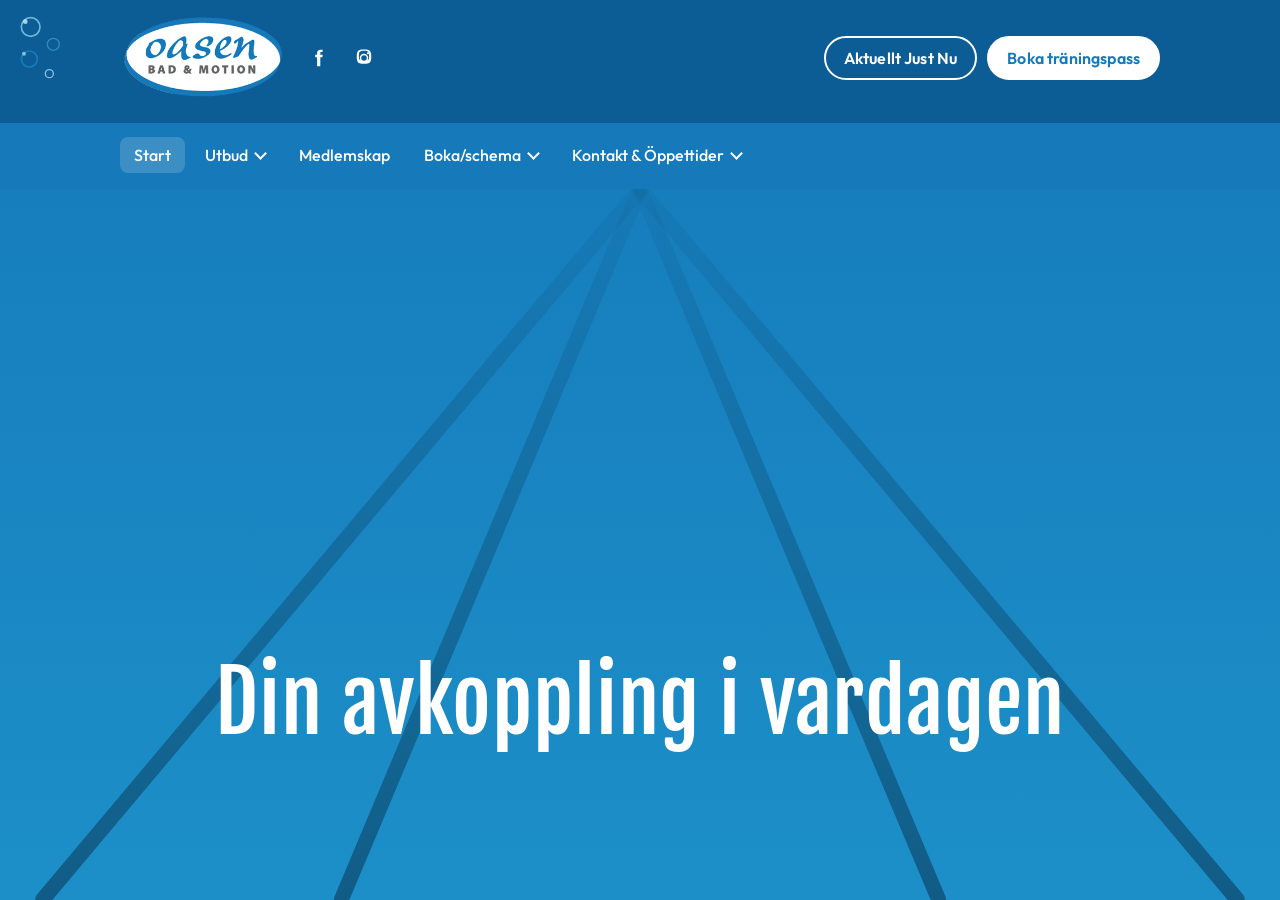
<file: index.html>
<!doctype html>
<html lang="sv">
<head>
  <meta charset="utf-8">
  <meta name="viewport" content="width=device-width, initial-scale=1">
  <meta name="robots" content="noindex">
  <title>Oasen Bad &amp; Motion</title>
  <link rel="preconnect" href="https://fonts.googleapis.com">
  <link rel="preconnect" href="https://fonts.gstatic.com" crossorigin>
  <link href="https://fonts.googleapis.com/css2?family=Fjalla+One&family=Outfit:wght@400;500;600&display=swap" rel="stylesheet">
  <link rel="stylesheet" href="css/styles.css">
</head>
<body>
  <header class="hero">
    <div class="top">
      <ul class="social">
        <li>
          <a href="https://www.facebook.com/Oasen-Bad-och-Motion-108928344077167/" aria-label="Facebook">
            <svg viewBox="0 0 24 24" aria-hidden="true"><path d="M14.5 8.5V6.8c0-.8.2-1.3 1.4-1.3H17V3h-2.1C12.2 3 11 4.4 11 6.6v1.9H9v2.6h2V21h3.5v-9.9h2.3l.3-2.6h-2.6z"/></svg>
          </a>
        </li>
        <li>
          <a href="https://www.instagram.com/oasenbadmotion/" aria-label="Instagram">
            <svg viewBox="0 0 24 24" aria-hidden="true"><path d="M12 7.4A4.6 4.6 0 1 0 12 16.6 4.6 4.6 0 0 0 12 7.4zm0 7.6a3 3 0 1 1 0-6 3 3 0 0 1 0 6zM17.4 6.8a1.1 1.1 0 1 1-2.2 0 1.1 1.1 0 0 1 2.2 0zM12 4.2c1.5 0 1.7 0 2.3.1.6 0 1 .1 1.3.3.4.1.6.3.9.6.3.3.5.5.6.9.2.3.3.7.3 1.3.1.6.1.8.1 2.3s0 1.7-.1 2.3c0 .6-.1 1-.3 1.3-.1.4-.3.6-.6.9-.3.3-.5.5-.9.6-.3.2-.7.3-1.3.3-.6.1-.8.1-2.3.1s-1.7 0-2.3-.1c-.6 0-1-.1-1.3-.3a2.4 2.4 0 0 1-.9-.6 2.4 2.4 0 0 1-.6-.9c-.2-.3-.3-.7-.3-1.3-.1-.6-.1-.8-.1-2.3s0-1.7.1-2.3c0-.6.1-1 .3-1.3.1-.4.3-.6.6-.9.3-.3.5-.5.9-.6.3-.2.7-.3 1.3-.3.6-.1.8-.1 2.3-.1zm0-1.6c-1.5 0-1.7 0-2.4.1-1.1.1-1.8.2-2.4.5a4 4 0 0 0-1.5 1 4 4 0 0 0-1 1.5c-.3.6-.4 1.3-.5 2.4-.1.7-.1.9-.1 2.4s0 1.7.1 2.4c.1 1.1.2 1.8.5 2.4a4 4 0 0 0 1 1.5 4 4 0 0 0 1.5 1c.6.3 1.3.4 2.4.5.7.1.9.1 2.4.1s1.7 0 2.4-.1c1.1-.1 1.8-.2 2.4-.5a4 4 0 0 0 1.5-1 4 4 0 0 0 1-1.5c.3-.6.4-1.3.5-2.4.1-.7.1-.9.1-2.4s0-1.7-.1-2.4c-.1-1.1-.2-1.8-.5-2.4a4 4 0 0 0-1-1.5 4 4 0 0 0-1.5-1c-.6-.3-1.3-.4-2.4-.5-.7-.1-.9-.1-2.4-.1z"/></svg>
          </a>
        </li>
      </ul>

      <a class="logo" href="index.html">
        <img src="images/logo.png" alt="Oasen Bad &amp; Motion" width="300" height="156">
      </a>

      <div class="actions">
        <a class="pill" href="https://u1163113.trgt.se/#aktuellt">Aktuellt Just Nu</a>
        <a class="pill" href="https://oasenbadmotion.goactivebooking.com/class-web-categories/1/classes?facility=1">Boka träningspass</a>
      </div>
    </div>

    <div class="nav-bar">
      <button class="nav-toggle" type="button" aria-expanded="false" aria-controls="menu">Meny</button>
      <nav id="menu" aria-label="Huvudmeny">
        <ul class="menu">
          <li><a class="is-current" href="index.html" aria-current="page">Start</a></li>
          <li class="has-sub">
            <a href="utbud/index.html" aria-expanded="false" aria-haspopup="true">Utbud</a>
            <ul class="sub">
              <li><a href="utbud/index.html">Utbud</a></li>
              <li><a href="utbud/pool.html">Pool</a></li>
              <li><a href="utbud/gym.html">Gym</a></li>
              <li><a href="utbud/grupptraening.html">Gruppträning</a></li>
              <li><a href="utbud/x-fit.html">X-fit</a></li>
              <li><a href="utbud/pt.html">PT - Personlig Tränare</a></li>
              <li><a href="http://www.trampoolin.com/anlaggningar/kungsholmen-oasen/">Trampoolin simskola</a></li>
              <li><a href="utbud/halsoresor.html">Hälsoresor</a></li>
            </ul>
          </li>
          <li><a href="medlemskap.html">Medlemskap</a></li>
          <li class="has-sub">
            <a href="boka/schema/index.html" aria-expanded="false" aria-haspopup="true">Boka/schema</a>
            <ul class="sub">
              <li><a href="boka/schema/index.html">Schema</a></li>
              <li><a href="boka/schema/poolschema.htm">Poolschema</a></li>
            </ul>
          </li>
          <li class="has-sub">
            <a href="kontakt/index.html" aria-expanded="false" aria-haspopup="true">Kontakt &amp; Öppettider</a>
            <ul class="sub">
              <li><a href="kontakt/index.html">Kontakt &amp; Öppettider</a></li>
              <li><a href="kontakt/integritetspolicy.html">Integritetspolicy</a></li>
              <li><a href="kontakt/about.html">About Oasen Bad &amp; Motion</a></li>
            </ul>
          </li>
        </ul>
      </nav>
    </div>

    <div class="stage">
      <div class="pool" aria-hidden="true">
        <svg class="lanes" viewBox="0 0 1200 640" preserveAspectRatio="none">
          <defs>
            <linearGradient id="rope" x1="0" y1="0" x2="0" y2="1">
              <stop offset="0%" stop-color="#08324f" stop-opacity="0.05"/>
              <stop offset="100%" stop-color="#08324f" stop-opacity="0.55"/>
            </linearGradient>
          </defs>
          <line x1="600" y1="0" x2="40" y2="640" stroke="url(#rope)" stroke-width="14" stroke-linecap="round"/>
          <line x1="600" y1="0" x2="320" y2="640" stroke="url(#rope)" stroke-width="14" stroke-linecap="round"/>
          <line x1="600" y1="0" x2="600" y2="640" stroke="url(#rope)" stroke-width="14" stroke-linecap="round"/>
          <line x1="600" y1="0" x2="880" y2="640" stroke="url(#rope)" stroke-width="14" stroke-linecap="round"/>
          <line x1="600" y1="0" x2="1160" y2="640" stroke="url(#rope)" stroke-width="14" stroke-linecap="round"/>
        </svg>
      </div>
      <h1>Din avkoppling i vardagen</h1>
    </div>
  </header>
  <script src="js/nav.js"></script>
</body>
</html>
</file>
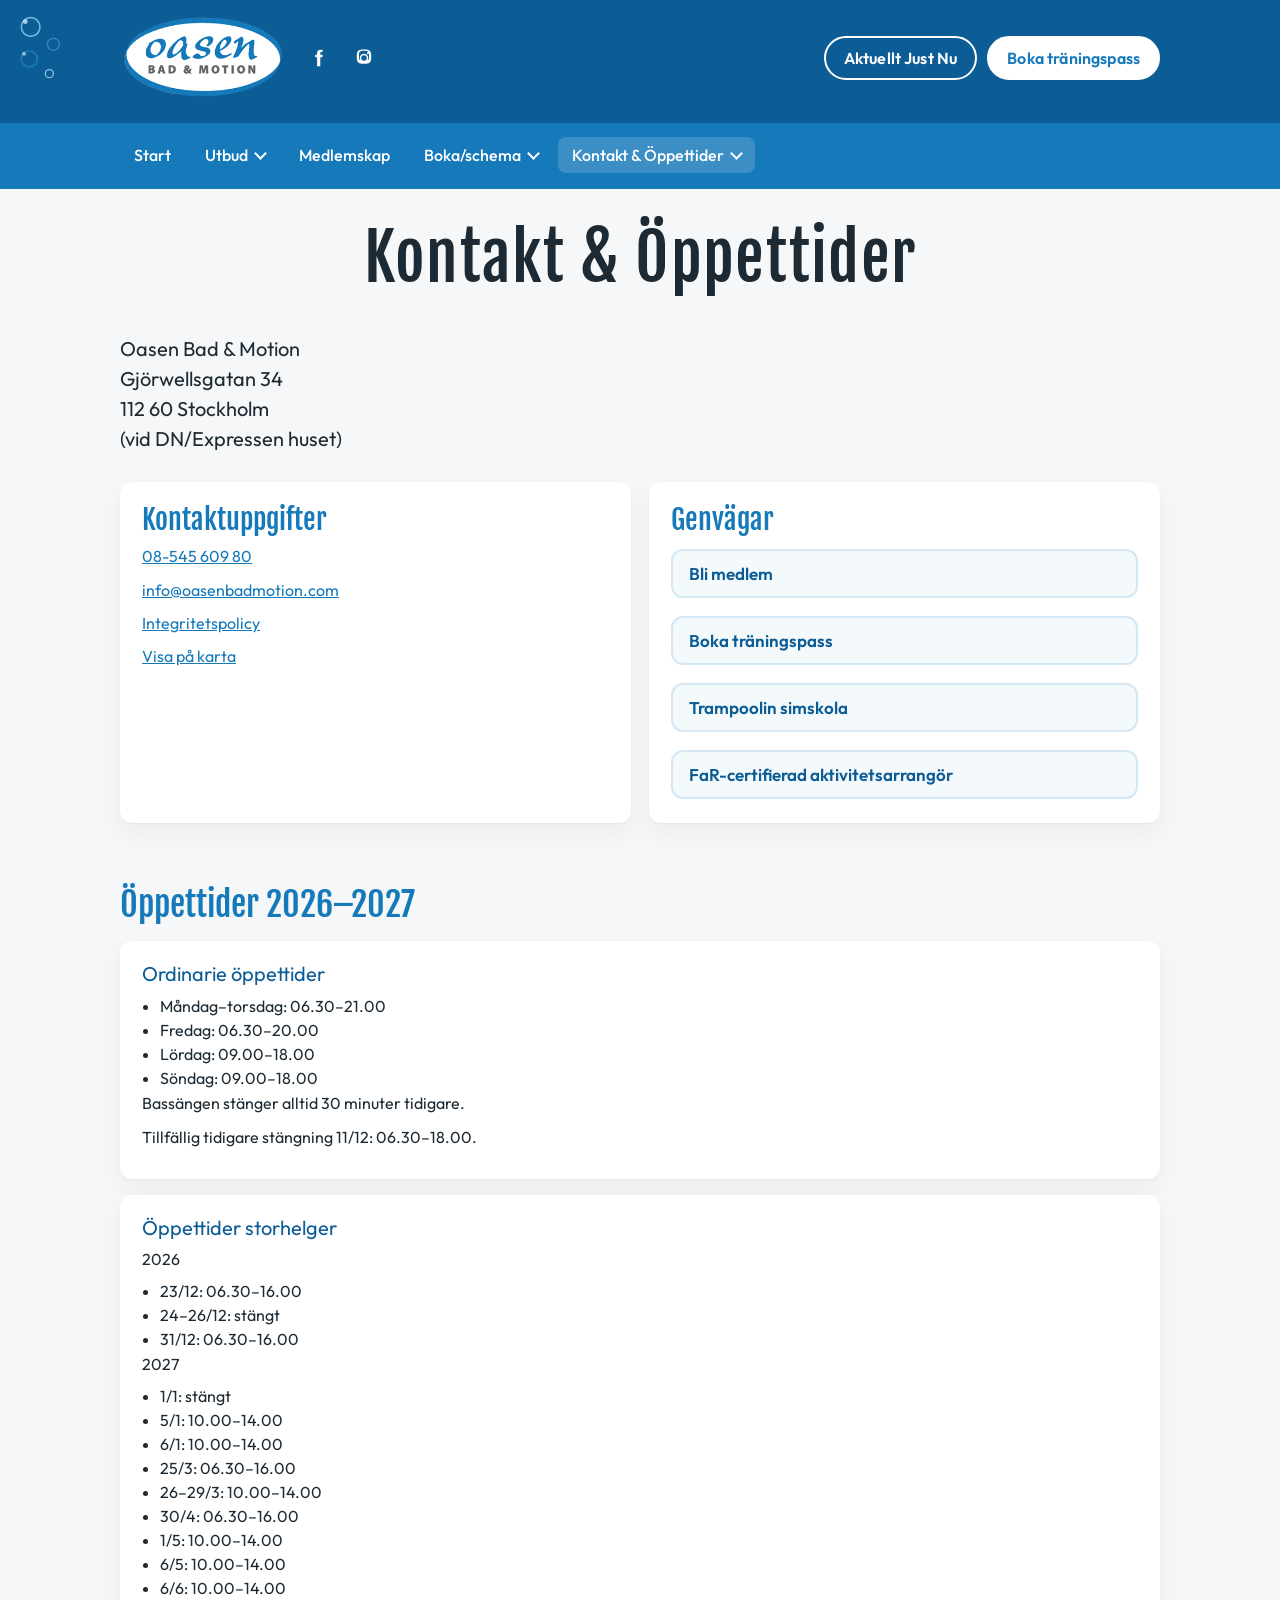
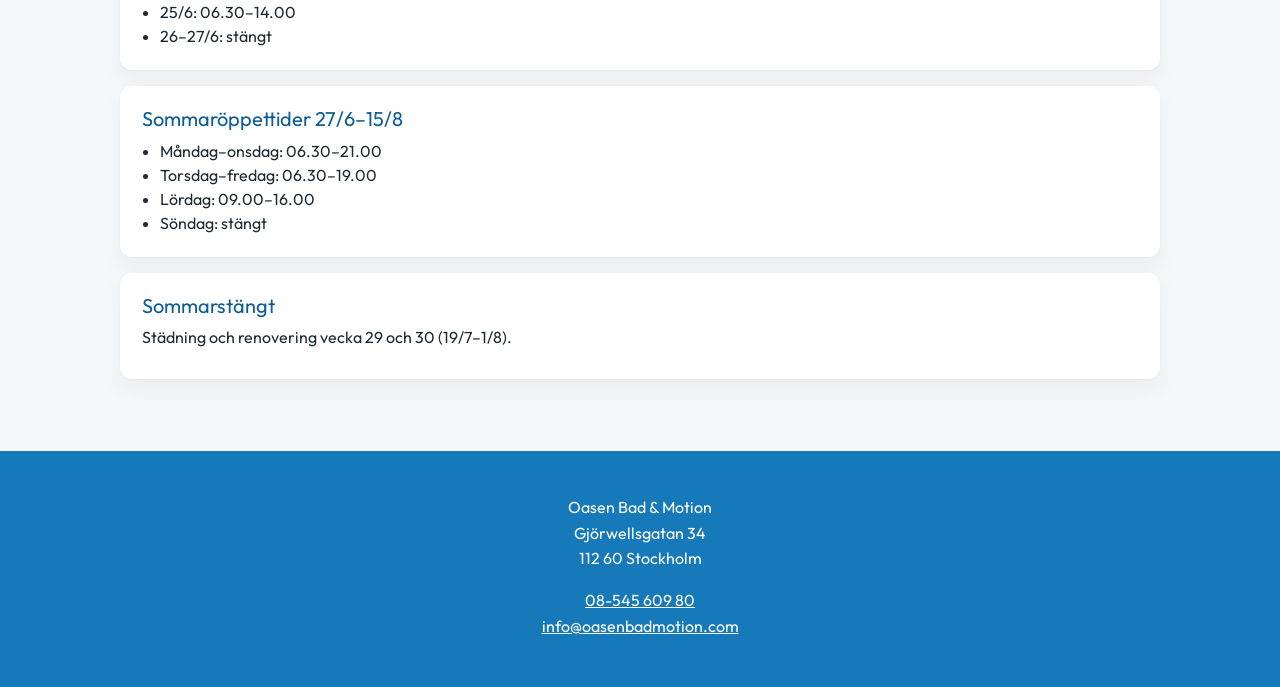
<file: kontakt/index.html>
<!doctype html>
<html lang="sv">
<head>
  <meta charset="utf-8">
  <meta name="viewport" content="width=device-width, initial-scale=1">
  <meta name="robots" content="noindex">
  <title>Kontakt &amp; Öppettider</title>
  <link rel="preconnect" href="https://fonts.googleapis.com">
  <link rel="preconnect" href="https://fonts.gstatic.com" crossorigin>
  <link href="https://fonts.googleapis.com/css2?family=Fjalla+One&family=Outfit:wght@400;500;600&display=swap" rel="stylesheet">
  <link rel="stylesheet" href="../css/styles.css">
</head>
<body class="page">
  <header class="site-header">
    <div class="top">
      <ul class="social">
        <li>
          <a href="https://www.facebook.com/Oasen-Bad-och-Motion-108928344077167/" aria-label="Facebook">
            <svg viewBox="0 0 24 24" aria-hidden="true"><path d="M14.5 8.5V6.8c0-.8.2-1.3 1.4-1.3H17V3h-2.1C12.2 3 11 4.4 11 6.6v1.9H9v2.6h2V21h3.5v-9.9h2.3l.3-2.6h-2.6z"/></svg>
          </a>
        </li>
        <li>
          <a href="https://www.instagram.com/oasenbadmotion/" aria-label="Instagram">
            <svg viewBox="0 0 24 24" aria-hidden="true"><path d="M12 7.4A4.6 4.6 0 1 0 12 16.6 4.6 4.6 0 0 0 12 7.4zm0 7.6a3 3 0 1 1 0-6 3 3 0 0 1 0 6zM17.4 6.8a1.1 1.1 0 1 1-2.2 0 1.1 1.1 0 0 1 2.2 0zM12 4.2c1.5 0 1.7 0 2.3.1.6 0 1 .1 1.3.3.4.1.6.3.9.6.3.3.5.5.6.9.2.3.3.7.3 1.3.1.6.1.8.1 2.3s0 1.7-.1 2.3c0 .6-.1 1-.3 1.3-.1.4-.3.6-.6.9-.3.3-.5.5-.9.6-.3.2-.7.3-1.3.3-.6.1-.8.1-2.3.1s-1.7 0-2.3-.1c-.6 0-1-.1-1.3-.3a2.4 2.4 0 0 1-.9-.6 2.4 2.4 0 0 1-.6-.9c-.2-.3-.3-.7-.3-1.3-.1-.6-.1-.8-.1-2.3s0-1.7.1-2.3c0-.6.1-1 .3-1.3.1-.4.3-.6.6-.9.3-.3.5-.5.9-.6.3-.2.7-.3 1.3-.3.6-.1.8-.1 2.3-.1zm0-1.6c-1.5 0-1.7 0-2.4.1-1.1.1-1.8.2-2.4.5a4 4 0 0 0-1.5 1 4 4 0 0 0-1 1.5c-.3.6-.4 1.3-.5 2.4-.1.7-.1.9-.1 2.4s0 1.7.1 2.4c.1 1.1.2 1.8.5 2.4a4 4 0 0 0 1 1.5 4 4 0 0 0 1.5 1c.6.3 1.3.4 2.4.5.7.1.9.1 2.4.1s1.7 0 2.4-.1c1.1-.1 1.8-.2 2.4-.5a4 4 0 0 0 1.5-1 4 4 0 0 0 1-1.5c.3-.6.4-1.3.5-2.4.1-.7.1-.9.1-2.4s0-1.7-.1-2.4c-.1-1.1-.2-1.8-.5-2.4a4 4 0 0 0-1-1.5 4 4 0 0 0-1.5-1c-.6-.3-1.3-.4-2.4-.5-.7-.1-.9-.1-2.4-.1z"/></svg>
          </a>
        </li>
      </ul>

      <a class="logo" href="../index.html">
        <img src="../images/logo.png" alt="Oasen Bad &amp; Motion" width="300" height="156">
      </a>

      <div class="actions">
        <a class="pill" href="https://u1163113.trgt.se/#aktuellt">Aktuellt Just Nu</a>
        <a class="pill" href="https://oasenbadmotion.goactivebooking.com/class-web-categories/1/classes?facility=1">Boka träningspass</a>
      </div>
    </div>

    <div class="nav-bar">
      <button class="nav-toggle" type="button" aria-expanded="false" aria-controls="menu">Meny</button>
      <nav id="menu" aria-label="Huvudmeny">
        <ul class="menu">
          <li><a href="../index.html">Start</a></li>
          <li class="has-sub">
            <a href="../utbud/index.html" aria-expanded="false" aria-haspopup="true">Utbud</a>
            <ul class="sub">
              <li><a href="../utbud/index.html">Utbud</a></li>
              <li><a href="../utbud/pool.html">Pool</a></li>
              <li><a href="../utbud/gym.html">Gym</a></li>
              <li><a href="../utbud/grupptraening.html">Gruppträning</a></li>
              <li><a href="../utbud/x-fit.html">X-fit</a></li>
              <li><a href="../utbud/pt.html">PT - Personlig Tränare</a></li>
              <li><a href="http://www.trampoolin.com/anlaggningar/kungsholmen-oasen/">Trampoolin simskola</a></li>
              <li><a href="../utbud/halsoresor.html">Hälsoresor</a></li>
            </ul>
          </li>
          <li><a href="../medlemskap.html">Medlemskap</a></li>
          <li class="has-sub">
            <a href="../boka/schema/index.html" aria-expanded="false" aria-haspopup="true">Boka/schema</a>
            <ul class="sub">
              <li><a href="../boka/schema/index.html">Schema</a></li>
              <li><a href="../boka/schema/poolschema.htm">Poolschema</a></li>
            </ul>
          </li>
          <li class="has-sub">
            <a class="is-current" href="index.html" aria-expanded="false" aria-haspopup="true">Kontakt &amp; Öppettider</a>
            <ul class="sub">
              <li><a class="is-current" href="index.html" aria-current="page">Kontakt &amp; Öppettider</a></li>
              <li><a href="integritetspolicy.html">Integritetspolicy</a></li>
              <li><a href="about.html">About Oasen Bad &amp; Motion</a></li>
            </ul>
          </li>
        </ul>
      </nav>
    </div>
    <h1>Kontakt &amp; Öppettider</h1>
  </header>

  <main class="wrap">
    <div class="intro">
      <p>Oasen Bad &amp; Motion<br>Gjörwellsgatan 34<br>112 60 Stockholm<br>(vid DN/Expressen huset)</p>
    </div>

    <div class="facts">
      <section class="callout">
        <h2>Kontaktuppgifter</h2>
        <p><a href="tel:+46854560980">08-545 609 80</a></p>
        <p><a href="mailto:info@oasenbadmotion.com">info@oasenbadmotion.com</a></p>
        <p><a href="integritetspolicy.html">Integritetspolicy</a></p>
        <p><a href="https://www.google.com/maps/search/?api=1&amp;query=Gj%C3%B6rwellsgatan+34%2C+112+60+Stockholm">Visa på karta</a></p>
      </section>
      <section class="callout">
        <h2>Genvägar</h2>
        <ul class="routes">
          <li><a href="../medlemskap.html">Bli medlem</a></li>
          <li><a href="../boka/schema/index.html">Boka träningspass</a></li>
          <li><a href="http://www.trampoolin.com/anlaggningar/kungsholmen-oasen/">Trampoolin simskola</a></li>
          <li><a href="http://www.farledare.se/om-oss/far-i-stockholms-lan">FaR-certifierad aktivitetsarrangör</a></li>
        </ul>
      </section>
    </div>

    <section class="rules">
      <h2>Öppettider 2026–2027</h2>
      <article>
        <h3>Ordinarie öppettider</h3>
        <ul>
          <li>Måndag–torsdag: 06.30–21.00</li>
          <li>Fredag: 06.30–20.00</li>
          <li>Lördag: 09.00–18.00</li>
          <li>Söndag: 09.00–18.00</li>
        </ul>
        <p>Bassängen stänger alltid 30 minuter tidigare.</p>
        <p>Tillfällig tidigare stängning 11/12: 06.30–18.00.</p>
      </article>
      <article>
        <h3>Öppettider storhelger</h3>
        <p>2026</p>
        <ul>
          <li>23/12: 06.30–16.00</li>
          <li>24–26/12: stängt</li>
          <li>31/12: 06.30–16.00</li>
        </ul>
        <p>2027</p>
        <ul>
          <li>1/1: stängt</li>
          <li>5/1: 10.00–14.00</li>
          <li>6/1: 10.00–14.00</li>
          <li>25/3: 06.30–16.00</li>
          <li>26–29/3: 10.00–14.00</li>
          <li>30/4: 06.30–16.00</li>
          <li>1/5: 10.00–14.00</li>
          <li>6/5: 10.00–14.00</li>
          <li>6/6: 10.00–14.00</li>
          <li>25/6: 06.30–14.00</li>
          <li>26–27/6: stängt</li>
        </ul>
      </article>
      <article>
        <h3>Sommaröppettider 27/6–15/8</h3>
        <ul>
          <li>Måndag–onsdag: 06.30–21.00</li>
          <li>Torsdag–fredag: 06.30–19.00</li>
          <li>Lördag: 09.00–16.00</li>
          <li>Söndag: stängt</li>
        </ul>
      </article>
      <article>
        <h3>Sommarstängt</h3>
        <p>Städning och renovering vecka 29 och 30 (19/7–1/8).</p>
      </article>
    </section>
  </main>

  <footer class="site-footer">
    <p>
      Oasen Bad &amp; Motion<br>
      Gjörwellsgatan 34<br>
      112 60 Stockholm
    </p>
    <p>
      <a href="tel:+46854560980">08-545 609 80</a><br>
      <a href="mailto:info@oasenbadmotion.com">info@oasenbadmotion.com</a>
    </p>
  </footer>
  <script src="../js/nav.js"></script>
</body>
</html>
</file>
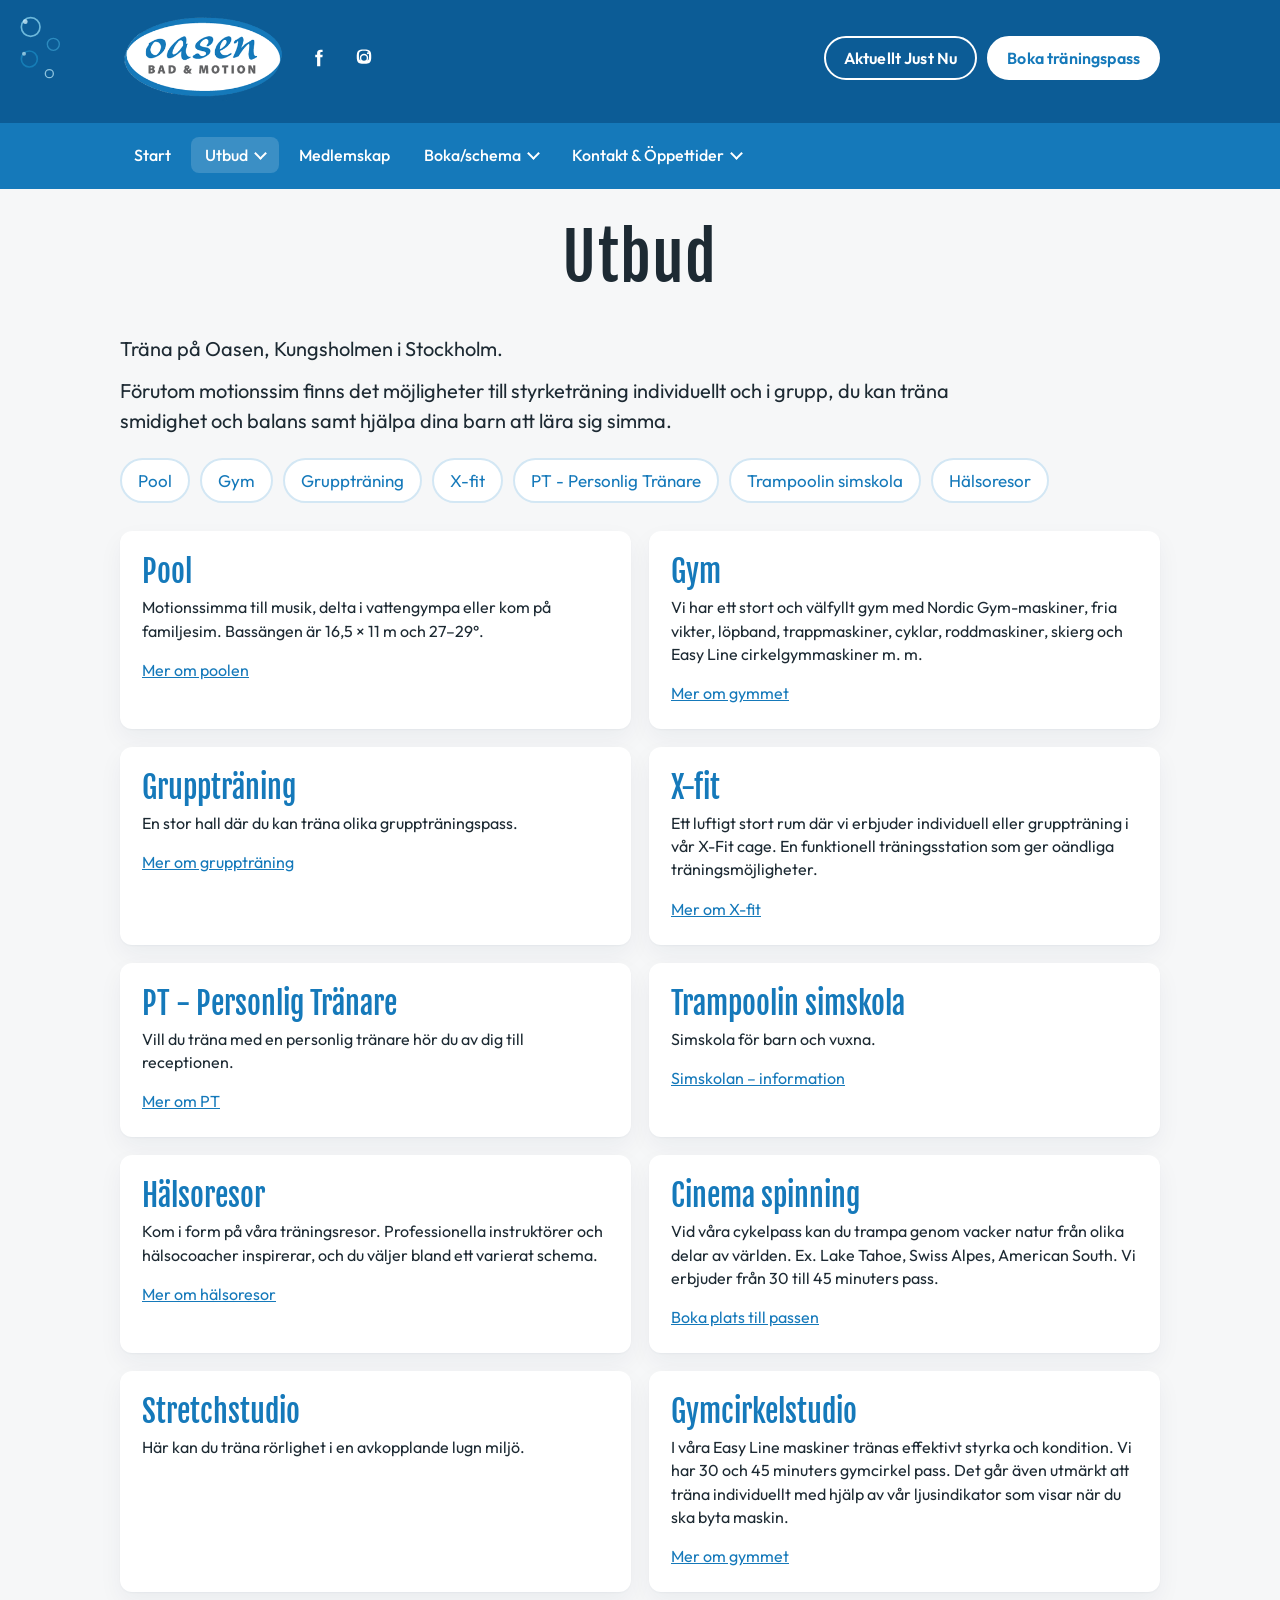
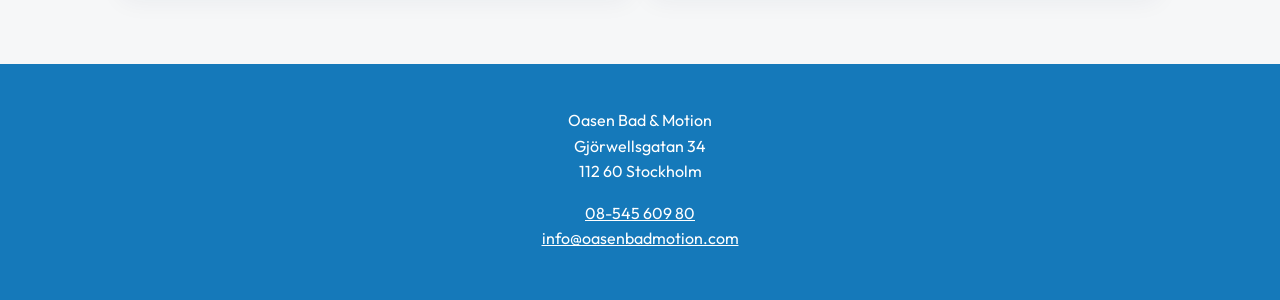
<file: utbud/index.html>
<!doctype html>
<html lang="sv">
<head>
  <meta charset="utf-8">
  <meta name="viewport" content="width=device-width, initial-scale=1">
  <meta name="robots" content="noindex">
  <title>Utbud · Oasen Bad &amp; Motion</title>
  <link rel="preconnect" href="https://fonts.googleapis.com">
  <link rel="preconnect" href="https://fonts.gstatic.com" crossorigin>
  <link href="https://fonts.googleapis.com/css2?family=Fjalla+One&family=Outfit:wght@400;500;600&display=swap" rel="stylesheet">
  <link rel="stylesheet" href="../css/styles.css">
</head>
<body class="page">
  <header class="site-header">
    <div class="top">
      <ul class="social">
        <li>
          <a href="https://www.facebook.com/Oasen-Bad-och-Motion-108928344077167/" aria-label="Facebook">
            <svg viewBox="0 0 24 24" aria-hidden="true"><path d="M14.5 8.5V6.8c0-.8.2-1.3 1.4-1.3H17V3h-2.1C12.2 3 11 4.4 11 6.6v1.9H9v2.6h2V21h3.5v-9.9h2.3l.3-2.6h-2.6z"/></svg>
          </a>
        </li>
        <li>
          <a href="https://www.instagram.com/oasenbadmotion/" aria-label="Instagram">
            <svg viewBox="0 0 24 24" aria-hidden="true"><path d="M12 7.4A4.6 4.6 0 1 0 12 16.6 4.6 4.6 0 0 0 12 7.4zm0 7.6a3 3 0 1 1 0-6 3 3 0 0 1 0 6zM17.4 6.8a1.1 1.1 0 1 1-2.2 0 1.1 1.1 0 0 1 2.2 0zM12 4.2c1.5 0 1.7 0 2.3.1.6 0 1 .1 1.3.3.4.1.6.3.9.6.3.3.5.5.6.9.2.3.3.7.3 1.3.1.6.1.8.1 2.3s0 1.7-.1 2.3c0 .6-.1 1-.3 1.3-.1.4-.3.6-.6.9-.3.3-.5.5-.9.6-.3.2-.7.3-1.3.3-.6.1-.8.1-2.3.1s-1.7 0-2.3-.1c-.6 0-1-.1-1.3-.3a2.4 2.4 0 0 1-.9-.6 2.4 2.4 0 0 1-.6-.9c-.2-.3-.3-.7-.3-1.3-.1-.6-.1-.8-.1-2.3s0-1.7.1-2.3c0-.6.1-1 .3-1.3.1-.4.3-.6.6-.9.3-.3.5-.5.9-.6.3-.2.7-.3 1.3-.3.6-.1.8-.1 2.3-.1zm0-1.6c-1.5 0-1.7 0-2.4.1-1.1.1-1.8.2-2.4.5a4 4 0 0 0-1.5 1 4 4 0 0 0-1 1.5c-.3.6-.4 1.3-.5 2.4-.1.7-.1.9-.1 2.4s0 1.7.1 2.4c.1 1.1.2 1.8.5 2.4a4 4 0 0 0 1 1.5 4 4 0 0 0 1.5 1c.6.3 1.3.4 2.4.5.7.1.9.1 2.4.1s1.7 0 2.4-.1c1.1-.1 1.8-.2 2.4-.5a4 4 0 0 0 1.5-1 4 4 0 0 0 1-1.5c.3-.6.4-1.3.5-2.4.1-.7.1-.9.1-2.4s0-1.7-.1-2.4c-.1-1.1-.2-1.8-.5-2.4a4 4 0 0 0-1-1.5 4 4 0 0 0-1.5-1c-.6-.3-1.3-.4-2.4-.5-.7-.1-.9-.1-2.4-.1z"/></svg>
          </a>
        </li>
      </ul>

      <a class="logo" href="../index.html">
        <img src="../images/logo.png" alt="Oasen Bad &amp; Motion" width="300" height="156">
      </a>

      <div class="actions">
        <a class="pill" href="https://u1163113.trgt.se/#aktuellt">Aktuellt Just Nu</a>
        <a class="pill" href="https://oasenbadmotion.goactivebooking.com/class-web-categories/1/classes?facility=1">Boka träningspass</a>
      </div>
    </div>

    <div class="nav-bar">
      <button class="nav-toggle" type="button" aria-expanded="false" aria-controls="menu">Meny</button>
      <nav id="menu" aria-label="Huvudmeny">
        <ul class="menu">
          <li><a href="../index.html">Start</a></li>
          <li class="has-sub">
            <a class="is-current" href="index.html" aria-expanded="false" aria-haspopup="true">Utbud</a>
            <ul class="sub">
              <li><a class="is-current" href="index.html" aria-current="page">Utbud</a></li>
              <li><a href="pool.html">Pool</a></li>
              <li><a href="gym.html">Gym</a></li>
              <li><a href="grupptraening.html">Gruppträning</a></li>
              <li><a href="x-fit.html">X-fit</a></li>
              <li><a href="pt.html">PT - Personlig Tränare</a></li>
              <li><a href="http://www.trampoolin.com/anlaggningar/kungsholmen-oasen/">Trampoolin simskola</a></li>
              <li><a href="halsoresor.html">Hälsoresor</a></li>
            </ul>
          </li>
          <li><a href="../medlemskap.html">Medlemskap</a></li>
          <li class="has-sub">
            <a href="../boka/schema/index.html" aria-expanded="false" aria-haspopup="true">Boka/schema</a>
            <ul class="sub">
              <li><a href="../boka/schema/index.html">Schema</a></li>
              <li><a href="../boka/schema/poolschema.htm">Poolschema</a></li>
            </ul>
          </li>
          <li class="has-sub">
            <a href="../kontakt/index.html" aria-expanded="false" aria-haspopup="true">Kontakt &amp; Öppettider</a>
            <ul class="sub">
              <li><a href="../kontakt/index.html">Kontakt &amp; Öppettider</a></li>
              <li><a href="../kontakt/integritetspolicy.html">Integritetspolicy</a></li>
              <li><a href="../kontakt/about.html">About Oasen Bad &amp; Motion</a></li>
            </ul>
          </li>
        </ul>
      </nav>
    </div>
    <h1>Utbud</h1>
  </header>

  <main class="wrap">
    <div class="intro">
      <p>Träna på Oasen, Kungsholmen i Stockholm.</p>
      <p>Förutom motionssim finns det möjligheter till styrketräning individuellt och i grupp, du kan träna smidighet och balans samt hjälpa dina barn att lära sig simma.</p>
    </div>

    <ul class="jumps">
      <li><a href="pool.html">Pool</a></li>
      <li><a href="gym.html">Gym</a></li>
      <li><a href="grupptraening.html">Gruppträning</a></li>
      <li><a href="x-fit.html">X-fit</a></li>
      <li><a href="pt.html">PT - Personlig Tränare</a></li>
      <li><a href="http://www.trampoolin.com/anlaggningar/kungsholmen-oasen/">Trampoolin simskola</a></li>
      <li><a href="halsoresor.html">Hälsoresor</a></li>
    </ul>

    <section class="plans">
      <article class="card">
        <h2>Pool</h2>
        <p>Motionssimma till musik, delta i vattengympa eller kom på familjesim. Bassängen är 16,5 × 11 m och 27–29°.</p>
        <p><a href="pool.html">Mer om poolen</a></p>
      </article>
      <article class="card">
        <h2>Gym</h2>
        <p>Vi har ett stort och välfyllt gym med Nordic Gym-maskiner, fria vikter, löpband, trappmaskiner, cyklar, roddmaskiner, skierg och Easy Line cirkelgymmaskiner m. m.</p>
        <p><a href="gym.html">Mer om gymmet</a></p>
      </article>
      <article class="card">
        <h2>Gruppträning</h2>
        <p>En stor hall där du kan träna olika gruppträningspass.</p>
        <p><a href="grupptraening.html">Mer om gruppträning</a></p>
      </article>
      <article class="card">
        <h2>X-fit</h2>
        <p>Ett luftigt stort rum där vi erbjuder individuell eller gruppträning i vår X-Fit cage. En funktionell träningsstation som ger oändliga träningsmöjligheter.</p>
        <p><a href="x-fit.html">Mer om X-fit</a></p>
      </article>
      <article class="card">
        <h2>PT - Personlig Tränare</h2>
        <p>Vill du träna med en personlig tränare hör du av dig till receptionen.</p>
        <p><a href="pt.html">Mer om PT</a></p>
      </article>
      <article class="card">
        <h2>Trampoolin simskola</h2>
        <p>Simskola för barn och vuxna.</p>
        <p><a href="http://www.trampoolin.com/anlaggningar/kungsholmen-oasen/">Simskolan – information</a></p>
      </article>
      <article class="card">
        <h2>Hälsoresor</h2>
        <p>Kom i form på våra träningsresor. Professionella instruktörer och hälsocoacher inspirerar, och du väljer bland ett varierat schema.</p>
        <p><a href="halsoresor.html">Mer om hälsoresor</a></p>
      </article>
      <article class="card">
        <h2>Cinema spinning</h2>
        <p>Vid våra cykelpass kan du trampa genom vacker natur från olika delar av världen. Ex. Lake Tahoe, Swiss Alpes, American South. Vi erbjuder från 30 till 45 minuters pass.</p>
        <p><a href="../boka/schema/index.html">Boka plats till passen</a></p>
      </article>
      <article class="card">
        <h2>Stretchstudio</h2>
        <p>Här kan du träna rörlighet i en avkopplande lugn miljö.</p>
      </article>
      <article class="card">
        <h2>Gymcirkelstudio</h2>
        <p>I våra Easy Line maskiner tränas effektivt styrka och kondition. Vi har 30 och 45 minuters gymcirkel pass. Det går även utmärkt att träna individuellt med hjälp av vår ljusindikator som visar när du ska byta maskin.</p>
        <p><a href="gym.html">Mer om gymmet</a></p>
      </article>
    </section>
  </main>

  <footer class="site-footer">
    <p>
      Oasen Bad &amp; Motion<br>
      Gjörwellsgatan 34<br>
      112 60 Stockholm
    </p>
    <p>
      <a href="tel:+46854560980">08-545 609 80</a><br>
      <a href="mailto:info@oasenbadmotion.com">info@oasenbadmotion.com</a>
    </p>
  </footer>
  <script src="../js/nav.js"></script>
</body>
</html>
</file>
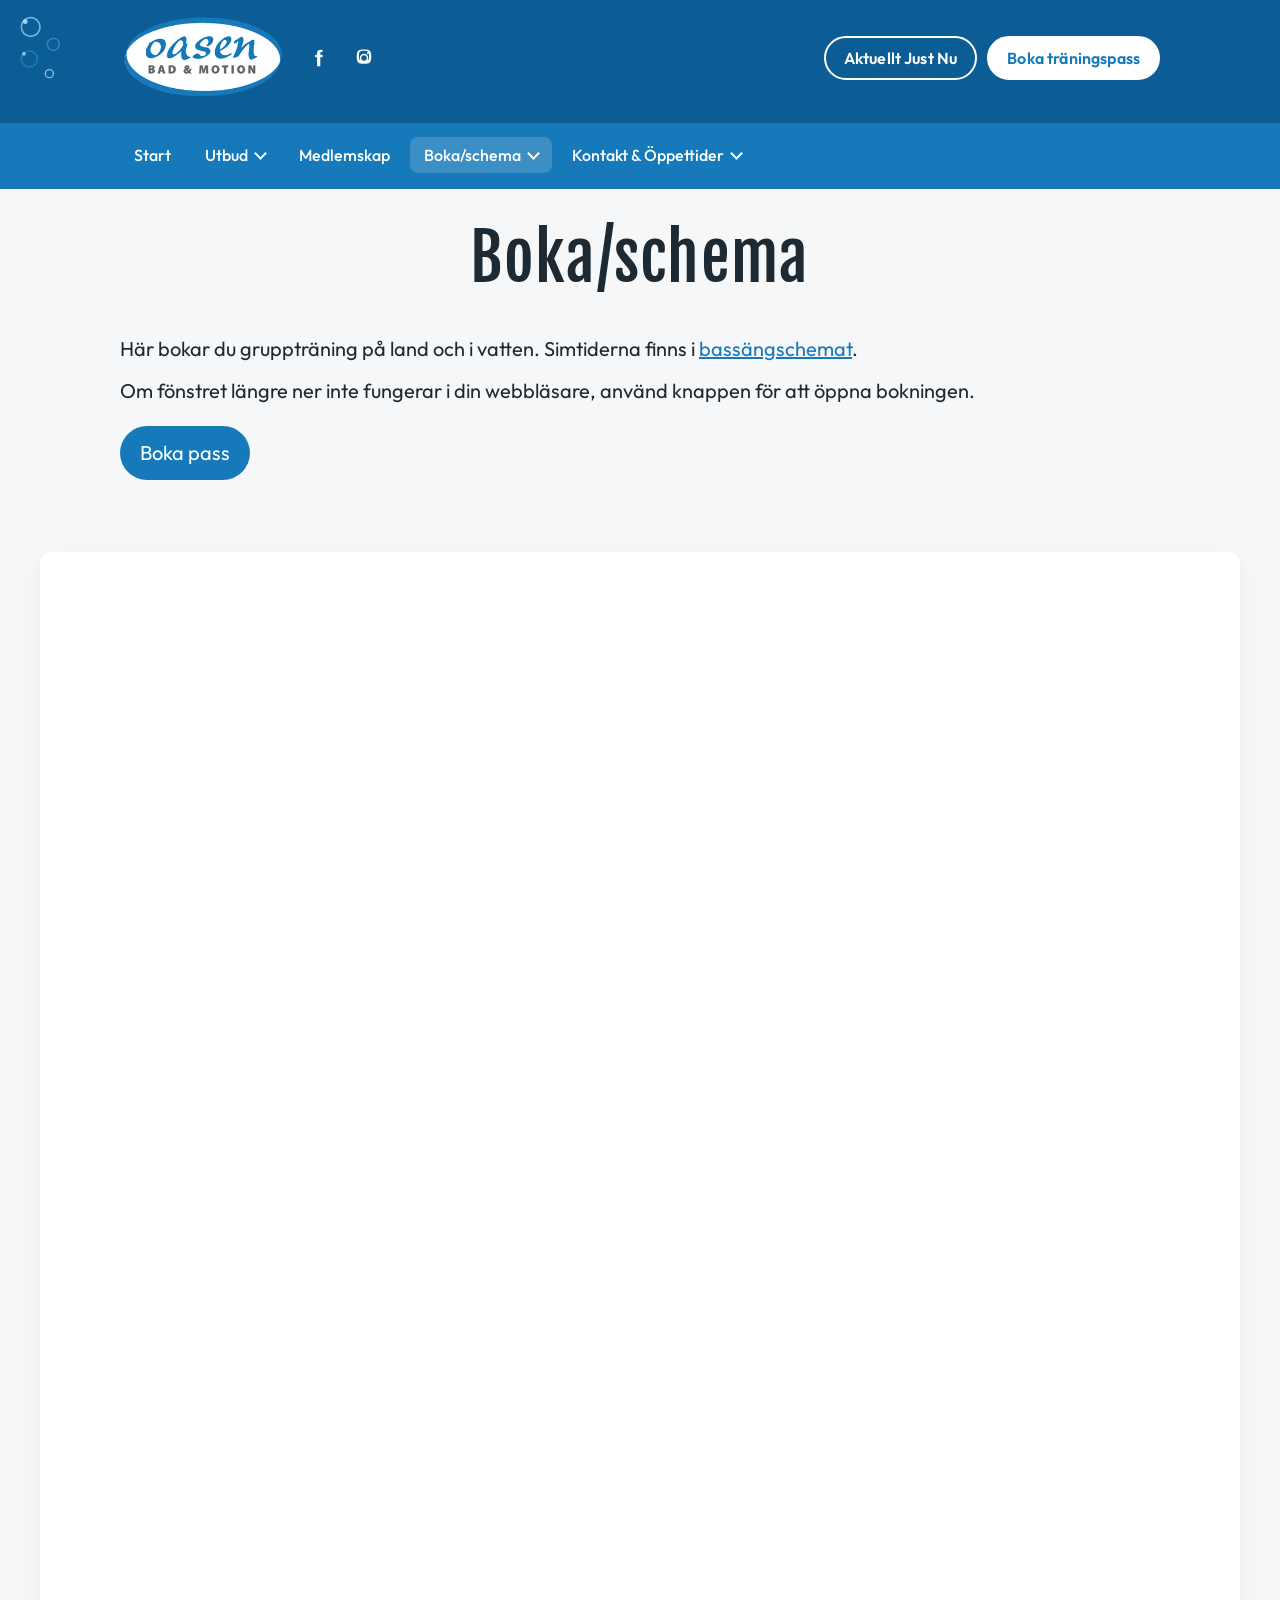
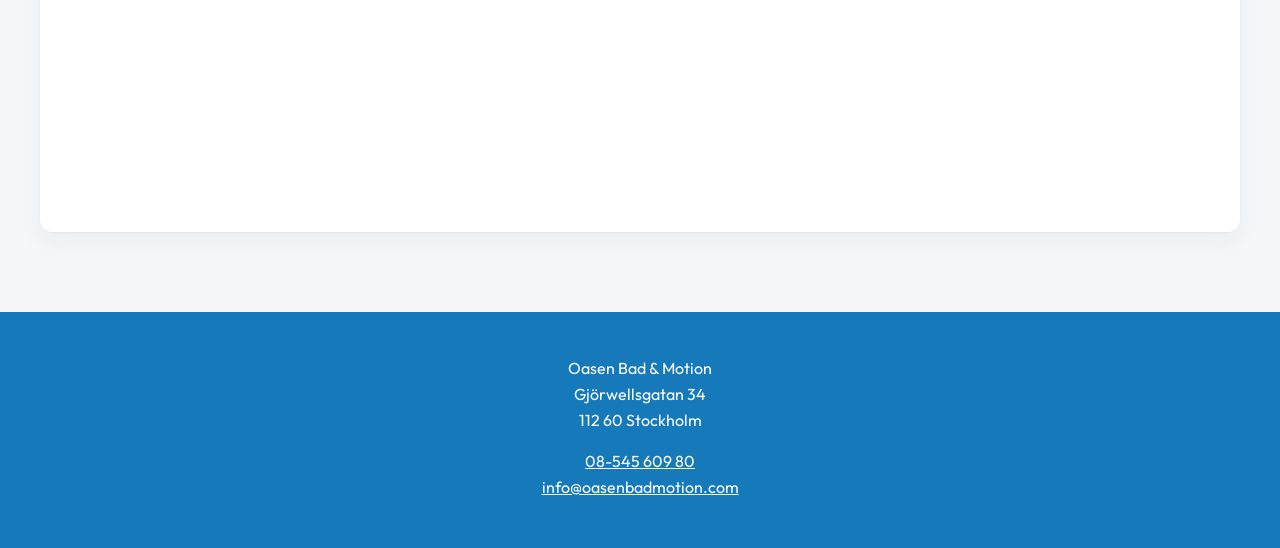
<file: boka/schema/index.html>
<!doctype html>
<html lang="sv">
<head>
  <meta charset="utf-8">
  <meta name="viewport" content="width=device-width, initial-scale=1">
  <meta name="robots" content="noindex">
  <title>Boka/schema · Oasen Bad &amp; Motion</title>
  <link rel="preconnect" href="https://fonts.googleapis.com">
  <link rel="preconnect" href="https://fonts.gstatic.com" crossorigin>
  <link href="https://fonts.googleapis.com/css2?family=Fjalla+One&family=Outfit:wght@400;500;600&display=swap" rel="stylesheet">
  <link rel="stylesheet" href="../../css/styles.css">
</head>
<body class="page">
  <header class="site-header">
    <div class="top">
      <ul class="social">
        <li>
          <a href="https://www.facebook.com/Oasen-Bad-och-Motion-108928344077167/" aria-label="Facebook">
            <svg viewBox="0 0 24 24" aria-hidden="true"><path d="M14.5 8.5V6.8c0-.8.2-1.3 1.4-1.3H17V3h-2.1C12.2 3 11 4.4 11 6.6v1.9H9v2.6h2V21h3.5v-9.9h2.3l.3-2.6h-2.6z"/></svg>
          </a>
        </li>
        <li>
          <a href="https://www.instagram.com/oasenbadmotion/" aria-label="Instagram">
            <svg viewBox="0 0 24 24" aria-hidden="true"><path d="M12 7.4A4.6 4.6 0 1 0 12 16.6 4.6 4.6 0 0 0 12 7.4zm0 7.6a3 3 0 1 1 0-6 3 3 0 0 1 0 6zM17.4 6.8a1.1 1.1 0 1 1-2.2 0 1.1 1.1 0 0 1 2.2 0zM12 4.2c1.5 0 1.7 0 2.3.1.6 0 1 .1 1.3.3.4.1.6.3.9.6.3.3.5.5.6.9.2.3.3.7.3 1.3.1.6.1.8.1 2.3s0 1.7-.1 2.3c0 .6-.1 1-.3 1.3-.1.4-.3.6-.6.9-.3.3-.5.5-.9.6-.3.2-.7.3-1.3.3-.6.1-.8.1-2.3.1s-1.7 0-2.3-.1c-.6 0-1-.1-1.3-.3a2.4 2.4 0 0 1-.9-.6 2.4 2.4 0 0 1-.6-.9c-.2-.3-.3-.7-.3-1.3-.1-.6-.1-.8-.1-2.3s0-1.7.1-2.3c0-.6.1-1 .3-1.3.1-.4.3-.6.6-.9.3-.3.5-.5.9-.6.3-.2.7-.3 1.3-.3.6-.1.8-.1 2.3-.1zm0-1.6c-1.5 0-1.7 0-2.4.1-1.1.1-1.8.2-2.4.5a4 4 0 0 0-1.5 1 4 4 0 0 0-1 1.5c-.3.6-.4 1.3-.5 2.4-.1.7-.1.9-.1 2.4s0 1.7.1 2.4c.1 1.1.2 1.8.5 2.4a4 4 0 0 0 1 1.5 4 4 0 0 0 1.5 1c.6.3 1.3.4 2.4.5.7.1.9.1 2.4.1s1.7 0 2.4-.1c1.1-.1 1.8-.2 2.4-.5a4 4 0 0 0 1.5-1 4 4 0 0 0 1-1.5c.3-.6.4-1.3.5-2.4.1-.7.1-.9.1-2.4s0-1.7-.1-2.4c-.1-1.1-.2-1.8-.5-2.4a4 4 0 0 0-1-1.5 4 4 0 0 0-1.5-1c-.6-.3-1.3-.4-2.4-.5-.7-.1-.9-.1-2.4-.1z"/></svg>
          </a>
        </li>
      </ul>

      <a class="logo" href="../../index.html">
        <img src="../../images/logo.png" alt="Oasen Bad &amp; Motion" width="300" height="156">
      </a>

      <div class="actions">
        <a class="pill" href="https://u1163113.trgt.se/#aktuellt">Aktuellt Just Nu</a>
        <a class="pill" href="https://oasenbadmotion.goactivebooking.com/class-web-categories/1/classes?facility=1">Boka träningspass</a>
      </div>
    </div>

    <div class="nav-bar">
      <button class="nav-toggle" type="button" aria-expanded="false" aria-controls="menu">Meny</button>
      <nav id="menu" aria-label="Huvudmeny">
        <ul class="menu">
          <li><a href="../../index.html">Start</a></li>
          <li class="has-sub">
            <a href="../../utbud/index.html" aria-expanded="false" aria-haspopup="true">Utbud</a>
            <ul class="sub">
              <li><a href="../../utbud/index.html">Utbud</a></li>
              <li><a href="../../utbud/pool.html">Pool</a></li>
              <li><a href="../../utbud/gym.html">Gym</a></li>
              <li><a href="../../utbud/grupptraening.html">Gruppträning</a></li>
              <li><a href="../../utbud/x-fit.html">X-fit</a></li>
              <li><a href="../../utbud/pt.html">PT - Personlig Tränare</a></li>
              <li><a href="http://www.trampoolin.com/anlaggningar/kungsholmen-oasen/">Trampoolin simskola</a></li>
              <li><a href="../../utbud/halsoresor.html">Hälsoresor</a></li>
            </ul>
          </li>
          <li><a href="../../medlemskap.html">Medlemskap</a></li>
          <li class="has-sub">
            <a class="is-current" href="index.html" aria-expanded="false" aria-haspopup="true">Boka/schema</a>
            <ul class="sub">
              <li><a class="is-current" href="index.html" aria-current="page">Schema</a></li>
              <li><a href="poolschema.htm">Poolschema</a></li>
            </ul>
          </li>
          <li class="has-sub">
            <a href="../../kontakt/index.html" aria-expanded="false" aria-haspopup="true">Kontakt &amp; Öppettider</a>
            <ul class="sub">
              <li><a href="../../kontakt/index.html">Kontakt &amp; Öppettider</a></li>
              <li><a href="../../kontakt/integritetspolicy.html">Integritetspolicy</a></li>
              <li><a href="../../kontakt/about.html">About Oasen Bad &amp; Motion</a></li>
            </ul>
          </li>
        </ul>
      </nav>
    </div>
    <h1>Boka/schema</h1>
  </header>

  <main class="wrap">
    <div class="intro">
      <p>Här bokar du gruppträning på land och i vatten. Simtiderna finns i <a href="poolschema.htm">bassängschemat</a>.</p>
      <p>Om fönstret längre ner inte fungerar i din webbläsare, använd knappen för att öppna bokningen.</p>
      <a class="cta" href="https://oasenbadmotion.goactivebooking.com/class-web-categories/1/classes?facility=1">Boka pass</a>
    </div>
  </main>
  <iframe class="week" title="Veckoschema" src="https://oasenbadmotion.goactivebooking.com/class-web-categories/1/classes?facility=1"></iframe>

  <footer class="site-footer">
    <p>
      Oasen Bad &amp; Motion<br>
      Gjörwellsgatan 34<br>
      112 60 Stockholm
    </p>
    <p>
      <a href="tel:+46854560980">08-545 609 80</a><br>
      <a href="mailto:info@oasenbadmotion.com">info@oasenbadmotion.com</a>
    </p>
  </footer>
  <script src="../../js/nav.js"></script>
</body>
</html>
</file>
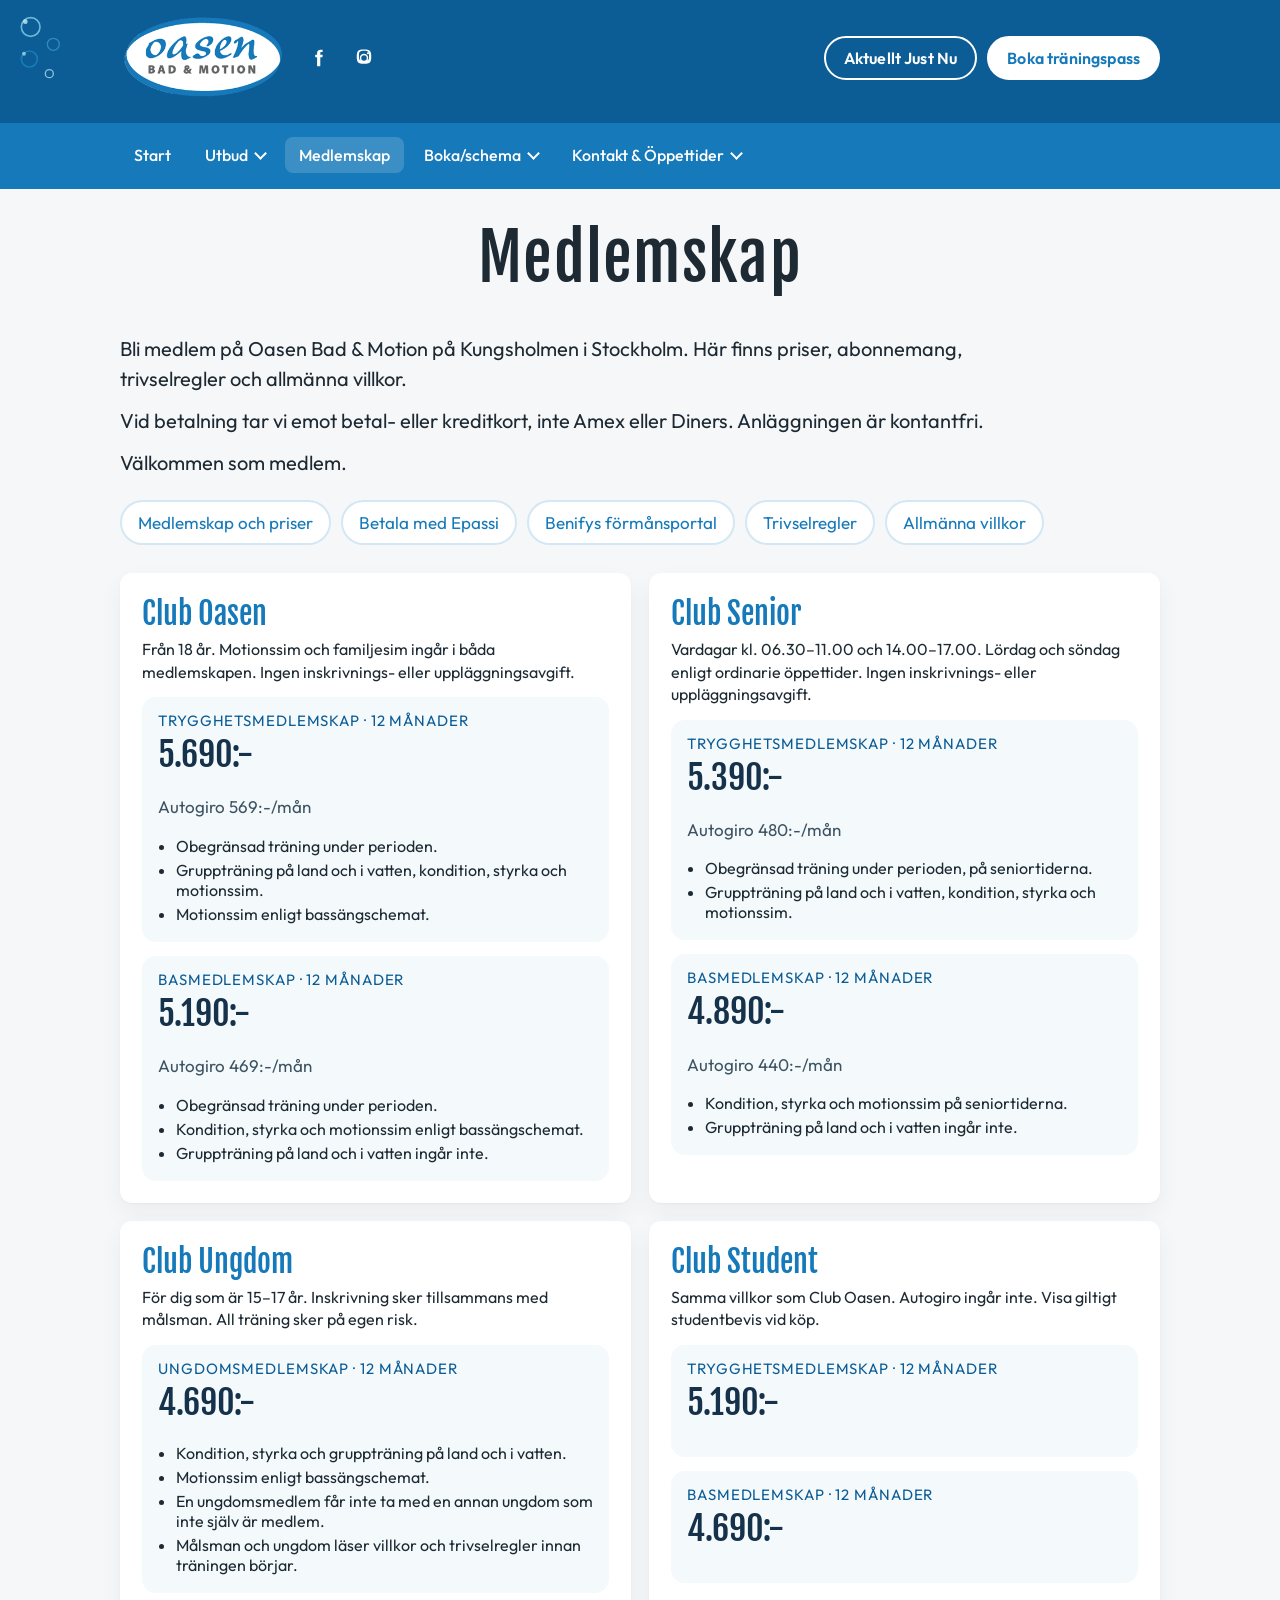
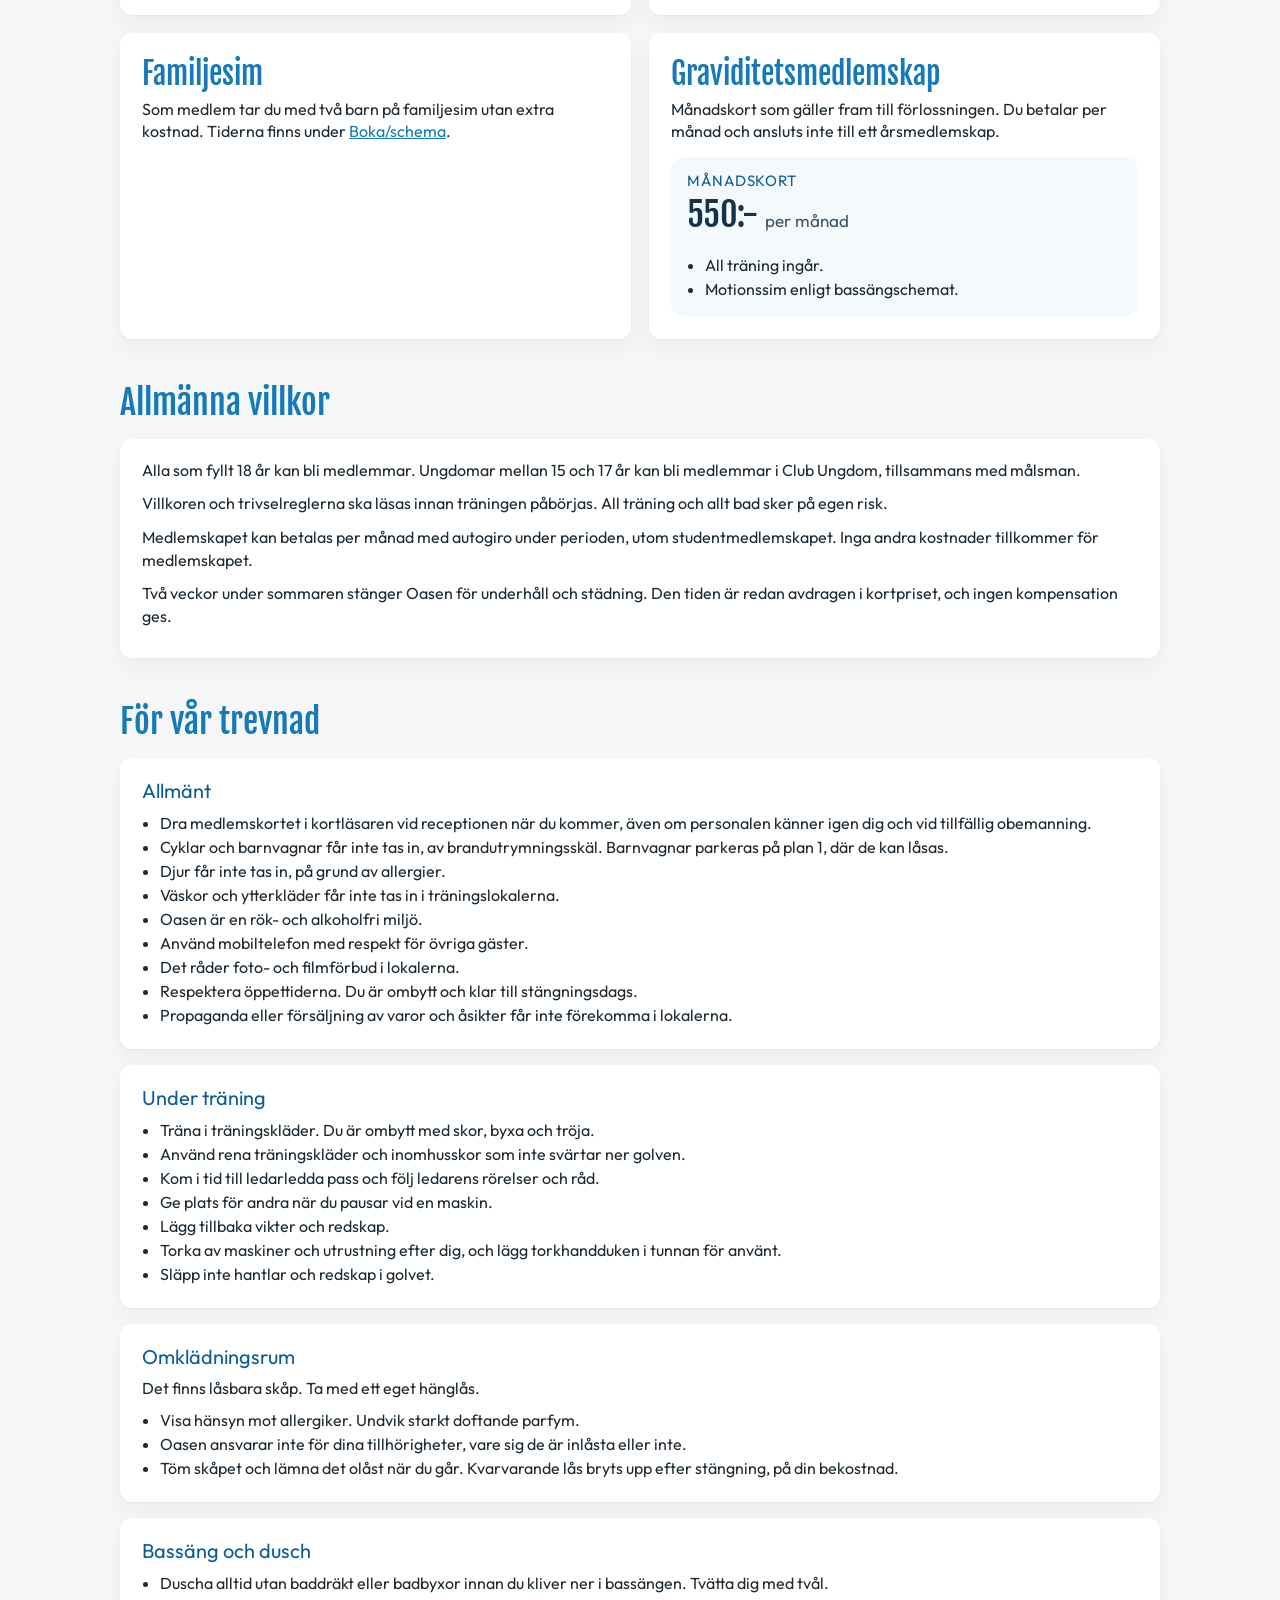
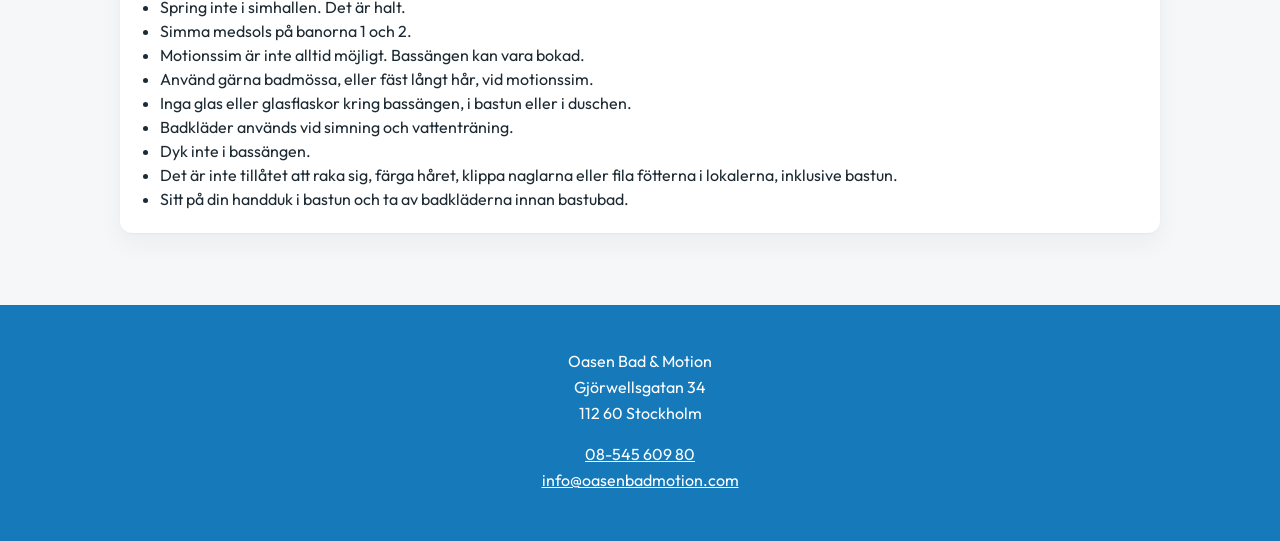
<file: medlemskap.html>
<!doctype html>
<html lang="sv">
<head>
  <meta charset="utf-8">
  <meta name="viewport" content="width=device-width, initial-scale=1">
  <meta name="robots" content="noindex">
  <title>Medlemskap · Oasen Bad &amp; Motion</title>
  <link rel="preconnect" href="https://fonts.googleapis.com">
  <link rel="preconnect" href="https://fonts.gstatic.com" crossorigin>
  <link href="https://fonts.googleapis.com/css2?family=Fjalla+One&family=Outfit:wght@400;500;600&display=swap" rel="stylesheet">
  <link rel="stylesheet" href="css/styles.css">
</head>
<body class="page">
  <header class="site-header">
    <div class="top">
      <ul class="social">
        <li>
          <a href="https://www.facebook.com/Oasen-Bad-och-Motion-108928344077167/" aria-label="Facebook">
            <svg viewBox="0 0 24 24" aria-hidden="true"><path d="M14.5 8.5V6.8c0-.8.2-1.3 1.4-1.3H17V3h-2.1C12.2 3 11 4.4 11 6.6v1.9H9v2.6h2V21h3.5v-9.9h2.3l.3-2.6h-2.6z"/></svg>
          </a>
        </li>
        <li>
          <a href="https://www.instagram.com/oasenbadmotion/" aria-label="Instagram">
            <svg viewBox="0 0 24 24" aria-hidden="true"><path d="M12 7.4A4.6 4.6 0 1 0 12 16.6 4.6 4.6 0 0 0 12 7.4zm0 7.6a3 3 0 1 1 0-6 3 3 0 0 1 0 6zM17.4 6.8a1.1 1.1 0 1 1-2.2 0 1.1 1.1 0 0 1 2.2 0zM12 4.2c1.5 0 1.7 0 2.3.1.6 0 1 .1 1.3.3.4.1.6.3.9.6.3.3.5.5.6.9.2.3.3.7.3 1.3.1.6.1.8.1 2.3s0 1.7-.1 2.3c0 .6-.1 1-.3 1.3-.1.4-.3.6-.6.9-.3.3-.5.5-.9.6-.3.2-.7.3-1.3.3-.6.1-.8.1-2.3.1s-1.7 0-2.3-.1c-.6 0-1-.1-1.3-.3a2.4 2.4 0 0 1-.9-.6 2.4 2.4 0 0 1-.6-.9c-.2-.3-.3-.7-.3-1.3-.1-.6-.1-.8-.1-2.3s0-1.7.1-2.3c0-.6.1-1 .3-1.3.1-.4.3-.6.6-.9.3-.3.5-.5.9-.6.3-.2.7-.3 1.3-.3.6-.1.8-.1 2.3-.1zm0-1.6c-1.5 0-1.7 0-2.4.1-1.1.1-1.8.2-2.4.5a4 4 0 0 0-1.5 1 4 4 0 0 0-1 1.5c-.3.6-.4 1.3-.5 2.4-.1.7-.1.9-.1 2.4s0 1.7.1 2.4c.1 1.1.2 1.8.5 2.4a4 4 0 0 0 1 1.5 4 4 0 0 0 1.5 1c.6.3 1.3.4 2.4.5.7.1.9.1 2.4.1s1.7 0 2.4-.1c1.1-.1 1.8-.2 2.4-.5a4 4 0 0 0 1.5-1 4 4 0 0 0 1-1.5c.3-.6.4-1.3.5-2.4.1-.7.1-.9.1-2.4s0-1.7-.1-2.4c-.1-1.1-.2-1.8-.5-2.4a4 4 0 0 0-1-1.5 4 4 0 0 0-1.5-1c-.6-.3-1.3-.4-2.4-.5-.7-.1-.9-.1-2.4-.1z"/></svg>
          </a>
        </li>
      </ul>

      <a class="logo" href="index.html">
        <img src="images/logo.png" alt="Oasen Bad &amp; Motion" width="300" height="156">
      </a>

      <div class="actions">
        <a class="pill" href="https://u1163113.trgt.se/#aktuellt">Aktuellt Just Nu</a>
        <a class="pill" href="https://oasenbadmotion.goactivebooking.com/class-web-categories/1/classes?facility=1">Boka träningspass</a>
      </div>
    </div>

    <div class="nav-bar">
      <button class="nav-toggle" type="button" aria-expanded="false" aria-controls="menu">Meny</button>
      <nav id="menu" aria-label="Huvudmeny">
        <ul class="menu">
          <li><a href="index.html">Start</a></li>
          <li class="has-sub">
            <a href="utbud/index.html" aria-expanded="false" aria-haspopup="true">Utbud</a>
            <ul class="sub">
              <li><a href="utbud/index.html">Utbud</a></li>
              <li><a href="utbud/pool.html">Pool</a></li>
              <li><a href="utbud/gym.html">Gym</a></li>
              <li><a href="utbud/grupptraening.html">Gruppträning</a></li>
              <li><a href="utbud/x-fit.html">X-fit</a></li>
              <li><a href="utbud/pt.html">PT - Personlig Tränare</a></li>
              <li><a href="http://www.trampoolin.com/anlaggningar/kungsholmen-oasen/">Trampoolin simskola</a></li>
              <li><a href="utbud/halsoresor.html">Hälsoresor</a></li>
            </ul>
          </li>
          <li><a class="is-current" href="medlemskap.html" aria-current="page">Medlemskap</a></li>
          <li class="has-sub">
            <a href="boka/schema/index.html" aria-expanded="false" aria-haspopup="true">Boka/schema</a>
            <ul class="sub">
              <li><a href="boka/schema/index.html">Schema</a></li>
              <li><a href="boka/schema/poolschema.htm">Poolschema</a></li>
            </ul>
          </li>
          <li class="has-sub">
            <a href="kontakt/index.html" aria-expanded="false" aria-haspopup="true">Kontakt &amp; Öppettider</a>
            <ul class="sub">
              <li><a href="kontakt/index.html">Kontakt &amp; Öppettider</a></li>
              <li><a href="kontakt/integritetspolicy.html">Integritetspolicy</a></li>
              <li><a href="kontakt/about.html">About Oasen Bad &amp; Motion</a></li>
            </ul>
          </li>
        </ul>
      </nav>
    </div>
    <h1>Medlemskap</h1>
  </header>

  <main class="wrap">
    <div class="intro">
      <p>Bli medlem på Oasen Bad &amp; Motion på Kungsholmen i Stockholm. Här finns priser, abonnemang, trivselregler och allmänna villkor.</p>
      <p>Vid betalning tar vi emot betal- eller kreditkort, inte Amex eller Diners. Anläggningen är kontantfri.</p>
      <p>Välkommen som medlem.</p>
    </div>

    <ul class="jumps">
      <li><a href="#priser">Medlemskap och priser</a></li>
      <li><a href="https://kp.actiway.se/login.htm">Betala med Epassi</a></li>
      <li><a href="https://www.benify.se/fps/goTo/public?goToPage=:benefit:11977">Benifys förmånsportal</a></li>
      <li><a href="#trivselregler">Trivselregler</a></li>
      <li><a href="#villkor">Allmänna villkor</a></li>
    </ul>

    <section class="plans" id="priser">
      <article class="card">
        <h2>Club Oasen</h2>
        <p class="note">Från 18 år. Motionssim och familjesim ingår i båda medlemskapen. Ingen inskrivnings- eller uppläggningsavgift.</p>
        <div class="tier">
          <h3>Trygghetsmedlemskap · 12 månader</h3>
          <p class="amount">5.690:-</p>
          <p class="giro">Autogiro 569:-/mån</p>
          <ul>
            <li>Obegränsad träning under perioden.</li>
            <li>Gruppträning på land och i vatten, kondition, styrka och motionssim.</li>
            <li>Motionssim enligt bassängschemat.</li>
          </ul>
        </div>
        <div class="tier">
          <h3>Basmedlemskap · 12 månader</h3>
          <p class="amount">5.190:-</p>
          <p class="giro">Autogiro 469:-/mån</p>
          <ul>
            <li>Obegränsad träning under perioden.</li>
            <li>Kondition, styrka och motionssim enligt bassängschemat.</li>
            <li>Gruppträning på land och i vatten ingår inte.</li>
          </ul>
        </div>
      </article>

      <article class="card">
        <h2>Club Senior</h2>
        <p class="note">Vardagar kl. 06.30–11.00 och 14.00–17.00. Lördag och söndag enligt ordinarie öppettider. Ingen inskrivnings- eller uppläggningsavgift.</p>
        <div class="tier">
          <h3>Trygghetsmedlemskap · 12 månader</h3>
          <p class="amount">5.390:-</p>
          <p class="giro">Autogiro 480:-/mån</p>
          <ul>
            <li>Obegränsad träning under perioden, på seniortiderna.</li>
            <li>Gruppträning på land och i vatten, kondition, styrka och motionssim.</li>
          </ul>
        </div>
        <div class="tier">
          <h3>Basmedlemskap · 12 månader</h3>
          <p class="amount">4.890:-</p>
          <p class="giro">Autogiro 440:-/mån</p>
          <ul>
            <li>Kondition, styrka och motionssim på seniortiderna.</li>
            <li>Gruppträning på land och i vatten ingår inte.</li>
          </ul>
        </div>
      </article>

      <article class="card">
        <h2>Club Ungdom</h2>
        <p class="note">För dig som är 15–17 år. Inskrivning sker tillsammans med målsman. All träning sker på egen risk.</p>
        <div class="tier">
          <h3>Ungdomsmedlemskap · 12 månader</h3>
          <p class="amount">4.690:-</p>
          <ul>
            <li>Kondition, styrka och gruppträning på land och i vatten.</li>
            <li>Motionssim enligt bassängschemat.</li>
            <li>En ungdomsmedlem får inte ta med en annan ungdom som inte själv är medlem.</li>
            <li>Målsman och ungdom läser villkor och trivselregler innan träningen börjar.</li>
          </ul>
        </div>
      </article>

      <article class="card">
        <h2>Club Student</h2>
        <p class="note">Samma villkor som Club Oasen. Autogiro ingår inte. Visa giltigt studentbevis vid köp.</p>
        <div class="tier">
          <h3>Trygghetsmedlemskap · 12 månader</h3>
          <p class="amount">5.190:-</p>
        </div>
        <div class="tier">
          <h3>Basmedlemskap · 12 månader</h3>
          <p class="amount">4.690:-</p>
        </div>
      </article>

      <article class="card">
        <h2>Familjesim</h2>
        <p class="note">Som medlem tar du med två barn på familjesim utan extra kostnad. Tiderna finns under <a href="boka/schema/poolschema.htm">Boka/schema</a>.</p>
      </article>

      <article class="card">
        <h2>Graviditetsmedlemskap</h2>
        <p class="note">Månadskort som gäller fram till förlossningen. Du betalar per månad och ansluts inte till ett årsmedlemskap.</p>
        <div class="tier">
          <h3>Månadskort</h3>
          <p class="amount">550:- <span>per månad</span></p>
          <ul>
            <li>All träning ingår.</li>
            <li>Motionssim enligt bassängschemat.</li>
          </ul>
        </div>
      </article>
    </section>

    <section class="rules" id="villkor">
      <h2>Allmänna villkor</h2>
      <article>
        <p>Alla som fyllt 18 år kan bli medlemmar. Ungdomar mellan 15 och 17 år kan bli medlemmar i Club Ungdom, tillsammans med målsman.</p>
        <p>Villkoren och trivselreglerna ska läsas innan träningen påbörjas. All träning och allt bad sker på egen risk.</p>
        <p>Medlemskapet kan betalas per månad med autogiro under perioden, utom studentmedlemskapet. Inga andra kostnader tillkommer för medlemskapet.</p>
        <p>Två veckor under sommaren stänger Oasen för underhåll och städning. Den tiden är redan avdragen i kortpriset, och ingen kompensation ges.</p>
      </article>
    </section>

    <section class="rules" id="trivselregler">
      <h2>För vår trevnad</h2>
      <article>
        <h3>Allmänt</h3>
        <ul>
          <li>Dra medlemskortet i kortläsaren vid receptionen när du kommer, även om personalen känner igen dig och vid tillfällig obemanning.</li>
          <li>Cyklar och barnvagnar får inte tas in, av brandutrymningsskäl. Barnvagnar parkeras på plan 1, där de kan låsas.</li>
          <li>Djur får inte tas in, på grund av allergier.</li>
          <li>Väskor och ytterkläder får inte tas in i träningslokalerna.</li>
          <li>Oasen är en rök- och alkoholfri miljö.</li>
          <li>Använd mobiltelefon med respekt för övriga gäster.</li>
          <li>Det råder foto- och filmförbud i lokalerna.</li>
          <li>Respektera öppettiderna. Du är ombytt och klar till stängningsdags.</li>
          <li>Propaganda eller försäljning av varor och åsikter får inte förekomma i lokalerna.</li>
        </ul>
      </article>
      <article>
        <h3>Under träning</h3>
        <ul>
          <li>Träna i träningskläder. Du är ombytt med skor, byxa och tröja.</li>
          <li>Använd rena träningskläder och inomhusskor som inte svärtar ner golven.</li>
          <li>Kom i tid till ledarledda pass och följ ledarens rörelser och råd.</li>
          <li>Ge plats för andra när du pausar vid en maskin.</li>
          <li>Lägg tillbaka vikter och redskap.</li>
          <li>Torka av maskiner och utrustning efter dig, och lägg torkhandduken i tunnan för använt.</li>
          <li>Släpp inte hantlar och redskap i golvet.</li>
        </ul>
      </article>
      <article>
        <h3>Omklädningsrum</h3>
        <p>Det finns låsbara skåp. Ta med ett eget hänglås.</p>
        <ul>
          <li>Visa hänsyn mot allergiker. Undvik starkt doftande parfym.</li>
          <li>Oasen ansvarar inte för dina tillhörigheter, vare sig de är inlåsta eller inte.</li>
          <li>Töm skåpet och lämna det olåst när du går. Kvarvarande lås bryts upp efter stängning, på din bekostnad.</li>
        </ul>
      </article>
      <article>
        <h3>Bassäng och dusch</h3>
        <ul>
          <li>Duscha alltid utan baddräkt eller badbyxor innan du kliver ner i bassängen. Tvätta dig med tvål.</li>
          <li>Spring inte i simhallen. Det är halt.</li>
          <li>Simma medsols på banorna 1 och 2.</li>
          <li>Motionssim är inte alltid möjligt. Bassängen kan vara bokad.</li>
          <li>Använd gärna badmössa, eller fäst långt hår, vid motionssim.</li>
          <li>Inga glas eller glasflaskor kring bassängen, i bastun eller i duschen.</li>
          <li>Badkläder används vid simning och vattenträning.</li>
          <li>Dyk inte i bassängen.</li>
          <li>Det är inte tillåtet att raka sig, färga håret, klippa naglarna eller fila fötterna i lokalerna, inklusive bastun.</li>
          <li>Sitt på din handduk i bastun och ta av badkläderna innan bastubad.</li>
        </ul>
      </article>
    </section>
  </main>

  <footer class="site-footer">
    <p>
      Oasen Bad &amp; Motion<br>
      Gjörwellsgatan 34<br>
      112 60 Stockholm
    </p>
    <p>
      <a href="tel:+46854560980">08-545 609 80</a><br>
      <a href="mailto:info@oasenbadmotion.com">info@oasenbadmotion.com</a>
    </p>
  </footer>
  <script src="js/nav.js"></script>
</body>
</html>
</file>
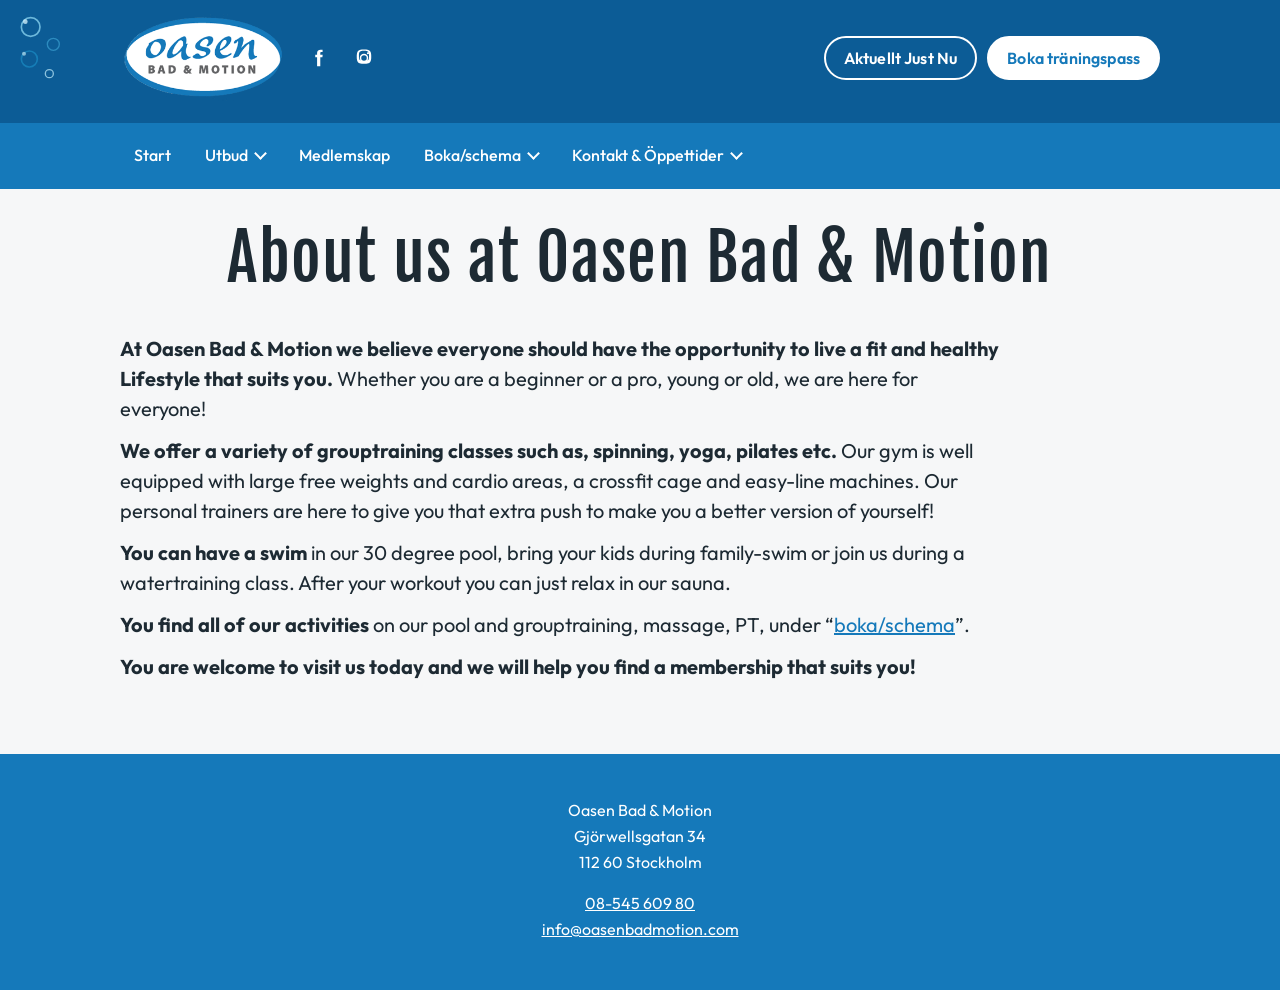
<file: kontakt/about.html>
<!doctype html>
<html lang="sv">
<head>
  <meta charset="utf-8">
  <meta name="viewport" content="width=device-width, initial-scale=1">
  <meta name="robots" content="noindex">
  <title>About Oasen Bad &amp; Motion</title>
  <link rel="preconnect" href="https://fonts.googleapis.com">
  <link rel="preconnect" href="https://fonts.gstatic.com" crossorigin>
  <link href="https://fonts.googleapis.com/css2?family=Fjalla+One&family=Outfit:wght@400;500;600&display=swap" rel="stylesheet">
  <link rel="stylesheet" href="../css/styles.css">
</head>
<body class="page">
  <header class="site-header">
    <div class="top">
      <ul class="social">
        <li>
          <a href="https://www.facebook.com/Oasen-Bad-och-Motion-108928344077167/" aria-label="Facebook">
            <svg viewBox="0 0 24 24" aria-hidden="true"><path d="M14.5 8.5V6.8c0-.8.2-1.3 1.4-1.3H17V3h-2.1C12.2 3 11 4.4 11 6.6v1.9H9v2.6h2V21h3.5v-9.9h2.3l.3-2.6h-2.6z"/></svg>
          </a>
        </li>
        <li>
          <a href="https://www.instagram.com/oasenbadmotion/" aria-label="Instagram">
            <svg viewBox="0 0 24 24" aria-hidden="true"><path d="M12 7.4A4.6 4.6 0 1 0 12 16.6 4.6 4.6 0 0 0 12 7.4zm0 7.6a3 3 0 1 1 0-6 3 3 0 0 1 0 6zM17.4 6.8a1.1 1.1 0 1 1-2.2 0 1.1 1.1 0 0 1 2.2 0zM12 4.2c1.5 0 1.7 0 2.3.1.6 0 1 .1 1.3.3.4.1.6.3.9.6.3.3.5.5.6.9.2.3.3.7.3 1.3.1.6.1.8.1 2.3s0 1.7-.1 2.3c0 .6-.1 1-.3 1.3-.1.4-.3.6-.6.9-.3.3-.5.5-.9.6-.3.2-.7.3-1.3.3-.6.1-.8.1-2.3.1s-1.7 0-2.3-.1c-.6 0-1-.1-1.3-.3a2.4 2.4 0 0 1-.9-.6 2.4 2.4 0 0 1-.6-.9c-.2-.3-.3-.7-.3-1.3-.1-.6-.1-.8-.1-2.3s0-1.7.1-2.3c0-.6.1-1 .3-1.3.1-.4.3-.6.6-.9.3-.3.5-.5.9-.6.3-.2.7-.3 1.3-.3.6-.1.8-.1 2.3-.1zm0-1.6c-1.5 0-1.7 0-2.4.1-1.1.1-1.8.2-2.4.5a4 4 0 0 0-1.5 1 4 4 0 0 0-1 1.5c-.3.6-.4 1.3-.5 2.4-.1.7-.1.9-.1 2.4s0 1.7.1 2.4c.1 1.1.2 1.8.5 2.4a4 4 0 0 0 1 1.5 4 4 0 0 0 1.5 1c.6.3 1.3.4 2.4.5.7.1.9.1 2.4.1s1.7 0 2.4-.1c1.1-.1 1.8-.2 2.4-.5a4 4 0 0 0 1.5-1 4 4 0 0 0 1-1.5c.3-.6.4-1.3.5-2.4.1-.7.1-.9.1-2.4s0-1.7-.1-2.4c-.1-1.1-.2-1.8-.5-2.4a4 4 0 0 0-1-1.5 4 4 0 0 0-1.5-1c-.6-.3-1.3-.4-2.4-.5-.7-.1-.9-.1-2.4-.1z"/></svg>
          </a>
        </li>
      </ul>

      <a class="logo" href="../index.html">
        <img src="../images/logo.png" alt="Oasen Bad &amp; Motion" width="300" height="156">
      </a>

      <div class="actions">
        <a class="pill" href="https://u1163113.trgt.se/#aktuellt">Aktuellt Just Nu</a>
        <a class="pill" href="https://oasenbadmotion.goactivebooking.com/class-web-categories/1/classes?facility=1">Boka träningspass</a>
      </div>
    </div>

    <div class="nav-bar">
      <button class="nav-toggle" type="button" aria-expanded="false" aria-controls="menu">Meny</button>
      <nav id="menu" aria-label="Huvudmeny">
        <ul class="menu">
          <li><a href="../index.html">Start</a></li>
          <li class="has-sub">
            <a href="../utbud/index.html" aria-expanded="false" aria-haspopup="true">Utbud</a>
            <ul class="sub">
              <li><a href="../utbud/index.html">Utbud</a></li>
              <li><a href="../utbud/pool.html">Pool</a></li>
              <li><a href="../utbud/gym.html">Gym</a></li>
              <li><a href="../utbud/grupptraening.html">Gruppträning</a></li>
              <li><a href="../utbud/x-fit.html">X-fit</a></li>
              <li><a href="../utbud/pt.html">PT - Personlig Tränare</a></li>
              <li><a href="http://www.trampoolin.com/anlaggningar/kungsholmen-oasen/">Trampoolin simskola</a></li>
              <li><a href="../utbud/halsoresor.html">Hälsoresor</a></li>
            </ul>
          </li>
          <li><a href="../medlemskap.html">Medlemskap</a></li>
          <li class="has-sub">
            <a href="../boka/schema/index.html" aria-expanded="false" aria-haspopup="true">Boka/schema</a>
            <ul class="sub">
              <li><a href="../boka/schema/index.html">Schema</a></li>
              <li><a href="../boka/schema/poolschema.htm">Poolschema</a></li>
            </ul>
          </li>
          <li class="has-sub">
            <a href="index.html" aria-expanded="false" aria-haspopup="true">Kontakt &amp; Öppettider</a>
            <ul class="sub">
              <li><a href="index.html">Kontakt &amp; Öppettider</a></li>
              <li><a href="integritetspolicy.html">Integritetspolicy</a></li>
              <li><a class="is-current" href="about.html" aria-current="page">About Oasen Bad &amp; Motion</a></li>
            </ul>
          </li>
        </ul>
      </nav>
    </div>
    <h1>About us at Oasen Bad &amp; Motion</h1>
  </header>

  <main class="wrap" lang="en">
    <div class="intro">
      <p><strong>At Oasen Bad &amp; Motion we believe everyone should have the opportunity to live a fit and healthy Lifestyle that suits you.</strong> Whether you are a beginner or a pro, young or old, we are here for everyone!</p>
      <p><strong>We offer a variety of grouptraining classes such as, spinning, yoga, pilates etc.</strong> Our gym is well equipped with large free weights and cardio areas, a crossfit cage and easy-line machines. Our personal trainers are here to give you that extra push to make you a better version of yourself!</p>
      <p><strong>You can have a swim</strong> in our 30 degree pool, bring your kids during family-swim or join us during a watertraining class. After your workout you can just relax in our sauna.</p>
      <p><strong>You find all of our activities</strong> on our pool and grouptraining, massage, PT, under “<a href="../boka/schema/index.html">boka/schema</a>”.</p>
      <p><strong>You are welcome to visit us today and we will help you find a membership that suits you!</strong></p>
    </div>
  </main>

  <footer class="site-footer">
    <p>
      Oasen Bad &amp; Motion<br>
      Gjörwellsgatan 34<br>
      112 60 Stockholm
    </p>
    <p>
      <a href="tel:+46854560980">08-545 609 80</a><br>
      <a href="mailto:info@oasenbadmotion.com">info@oasenbadmotion.com</a>
    </p>
  </footer>
  <script src="../js/nav.js"></script>
</body>
</html>
</file>
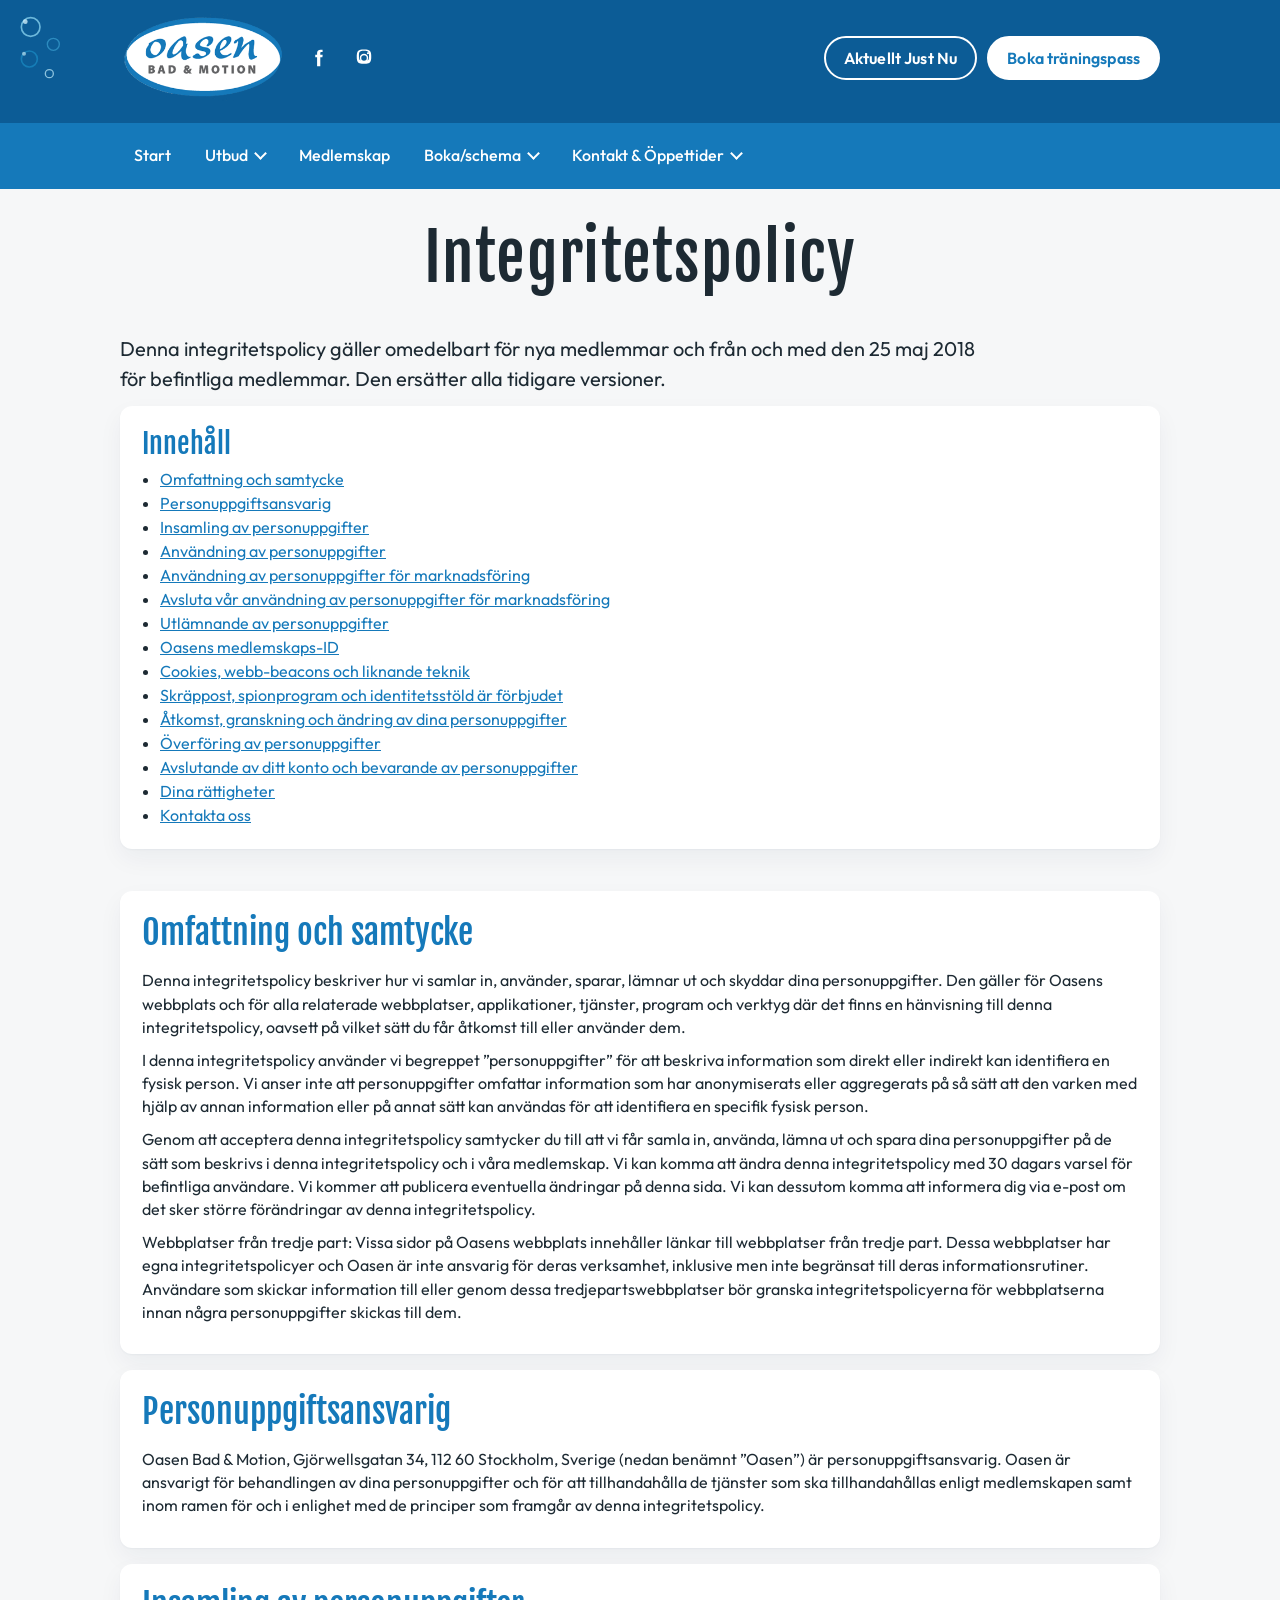
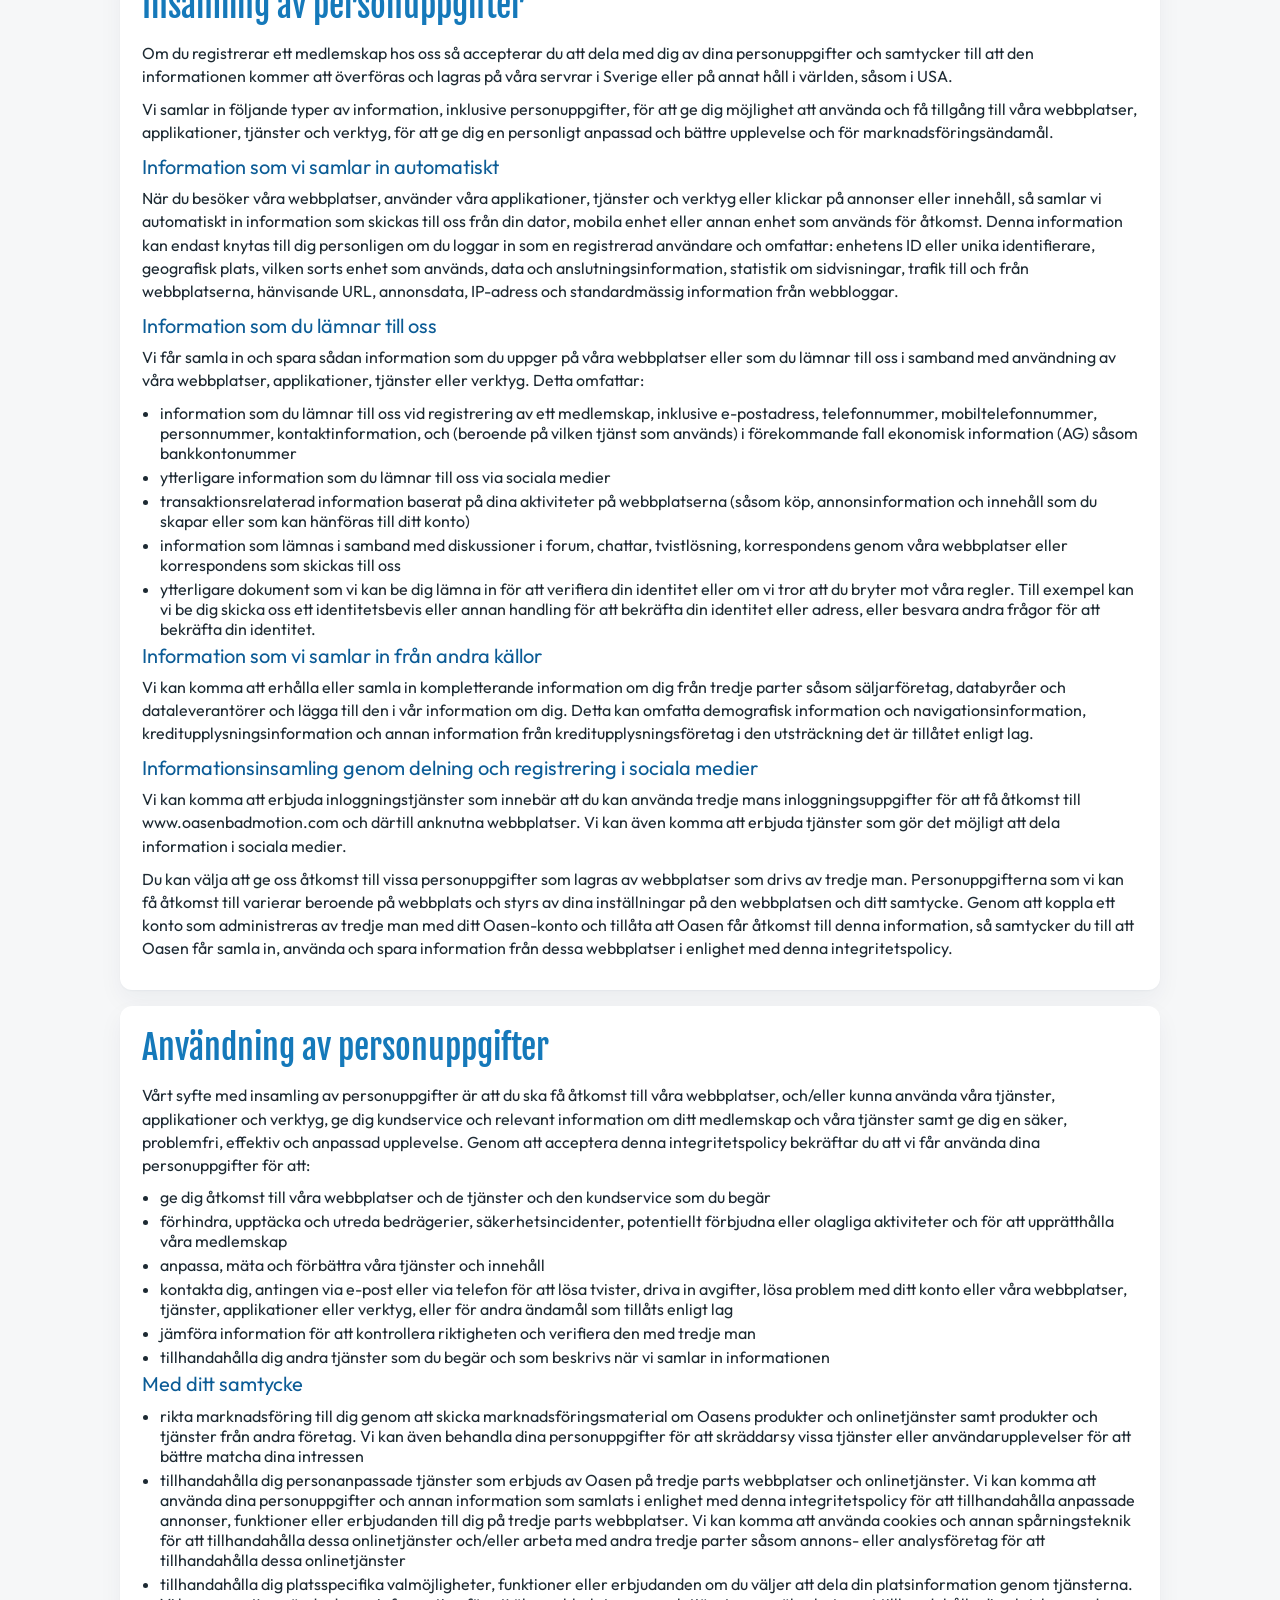
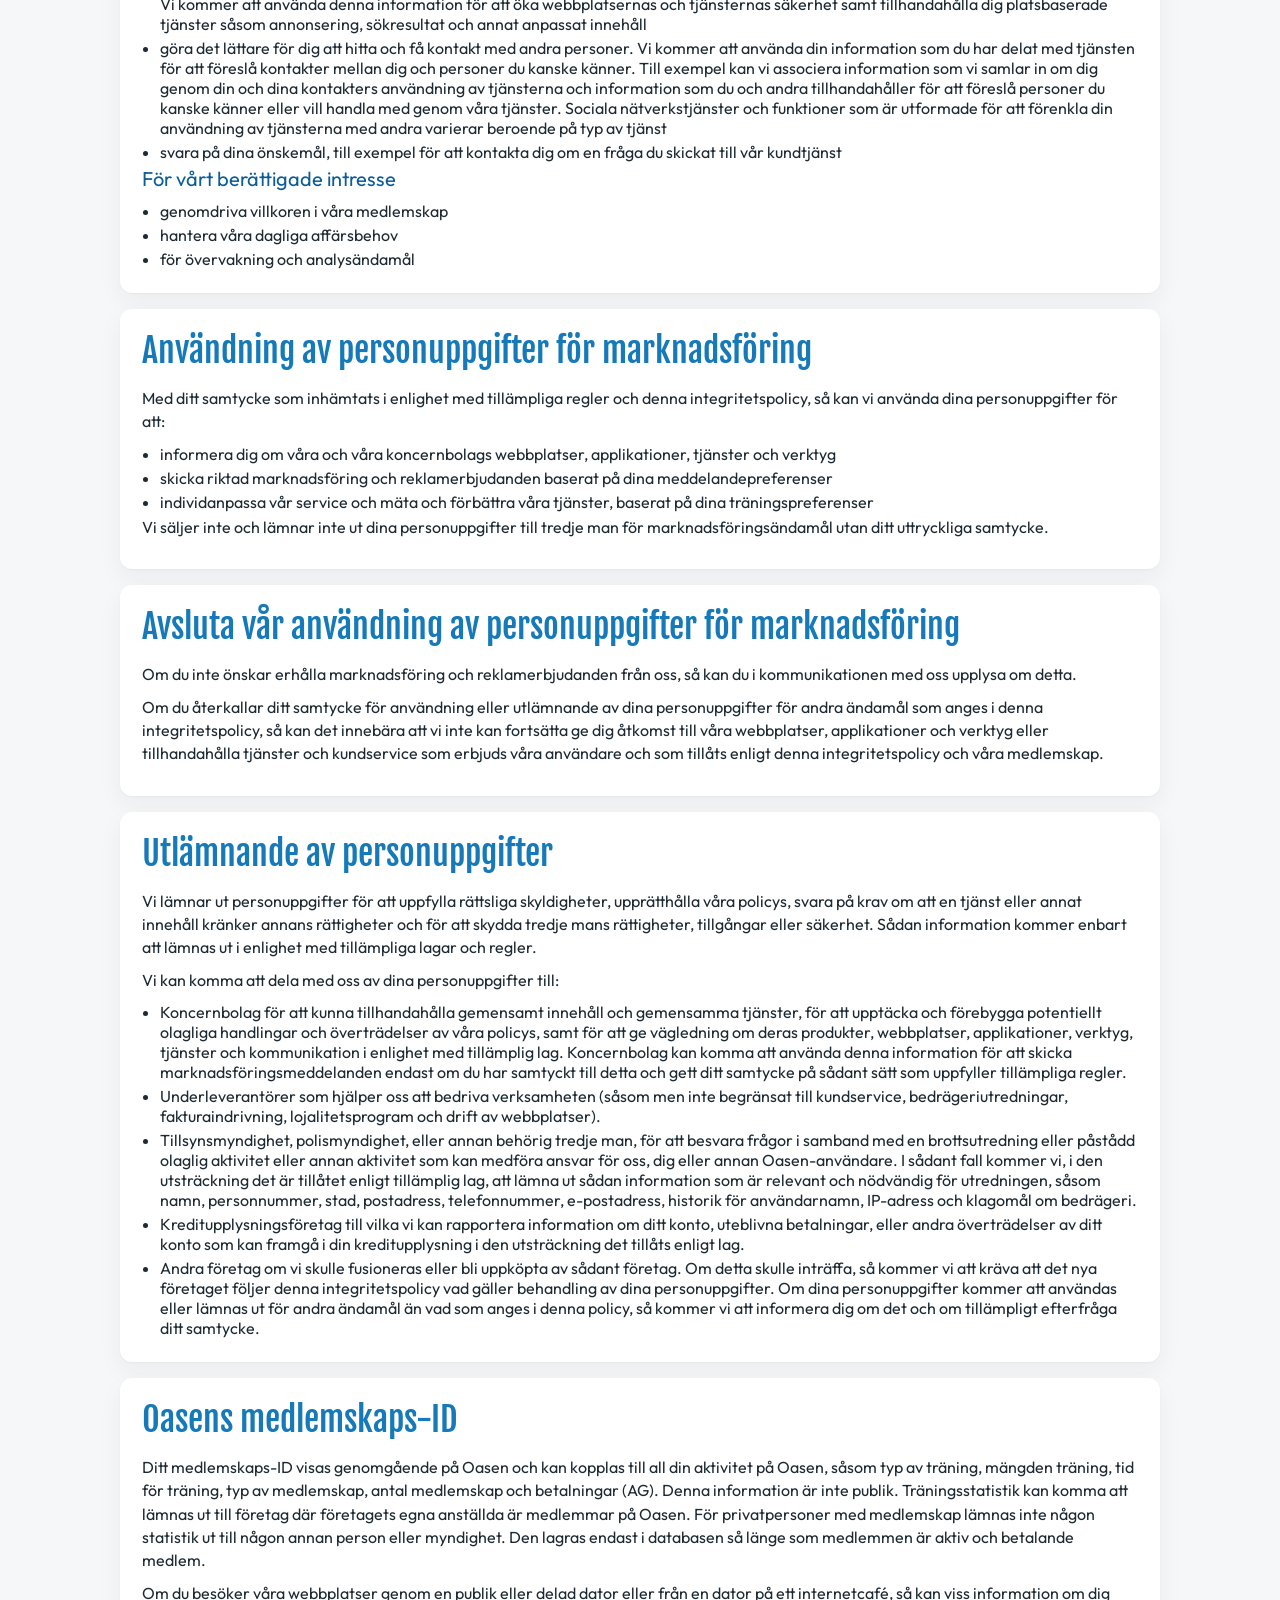
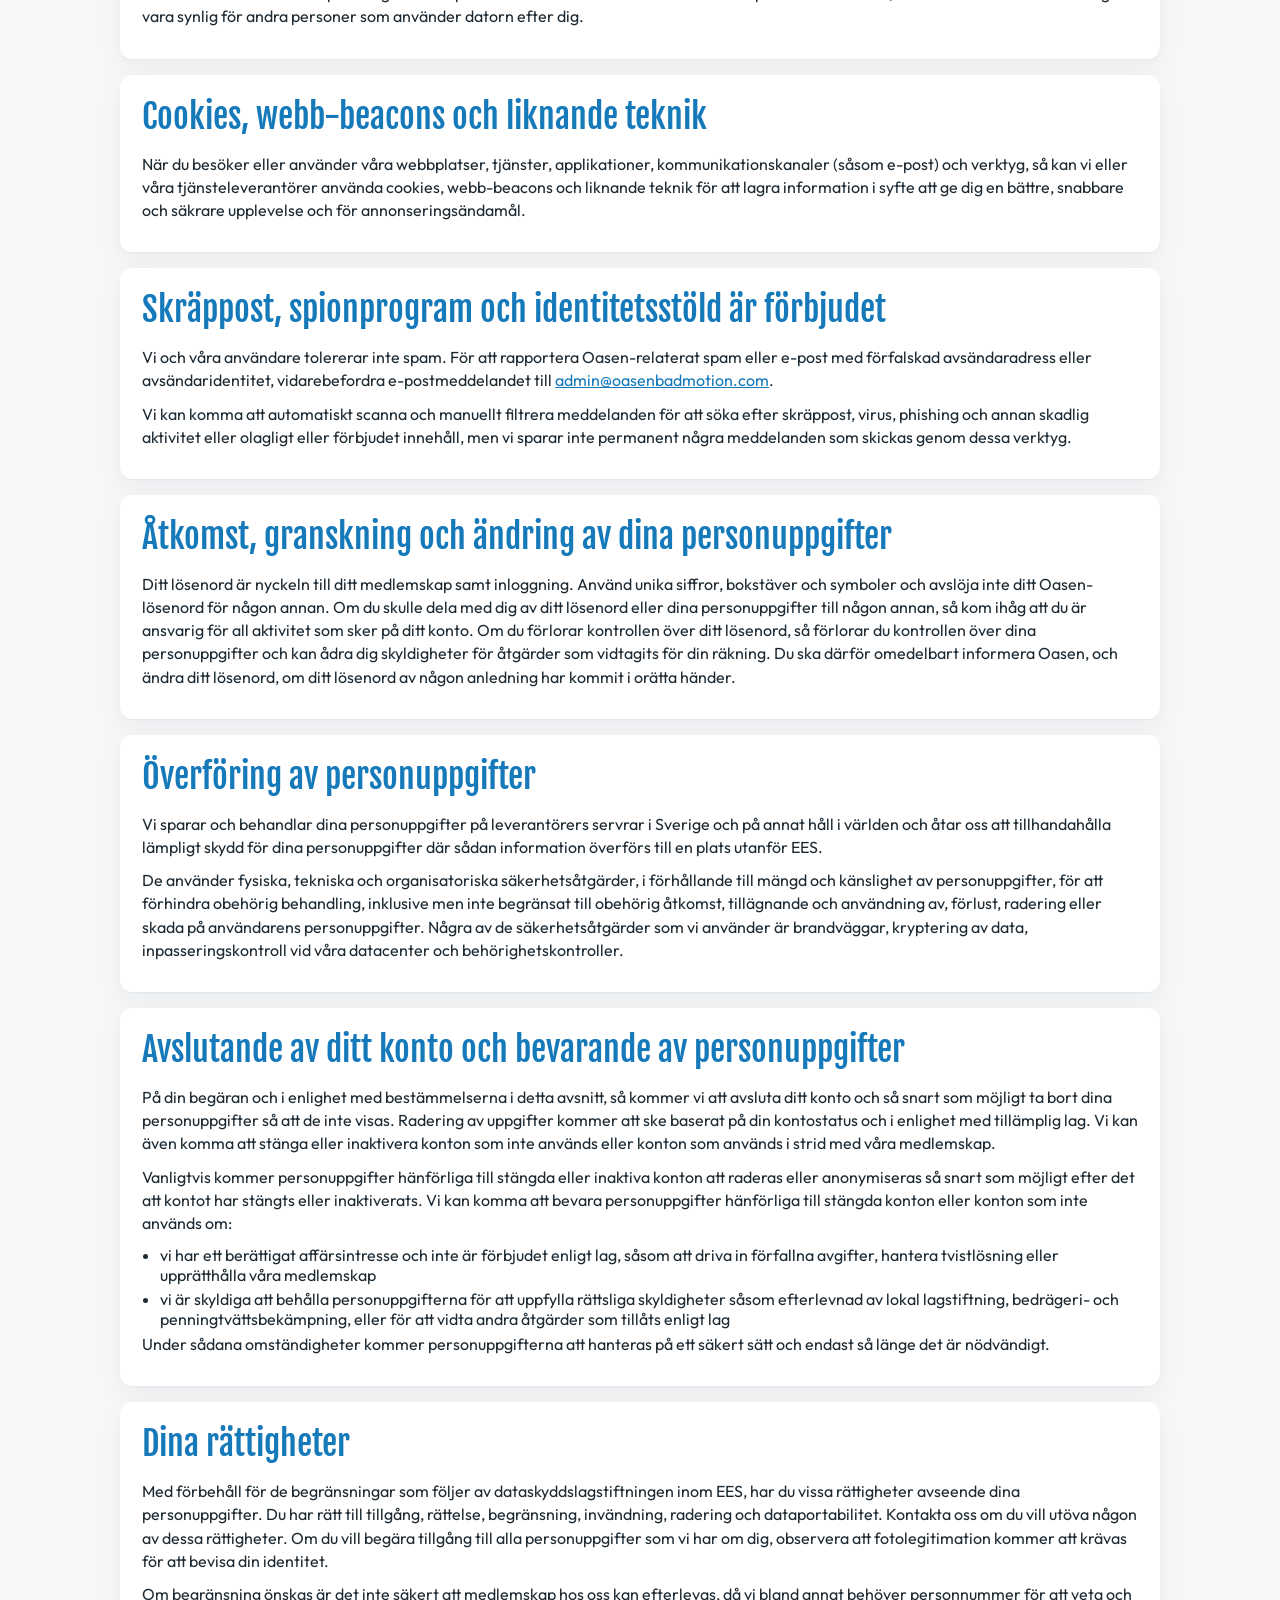
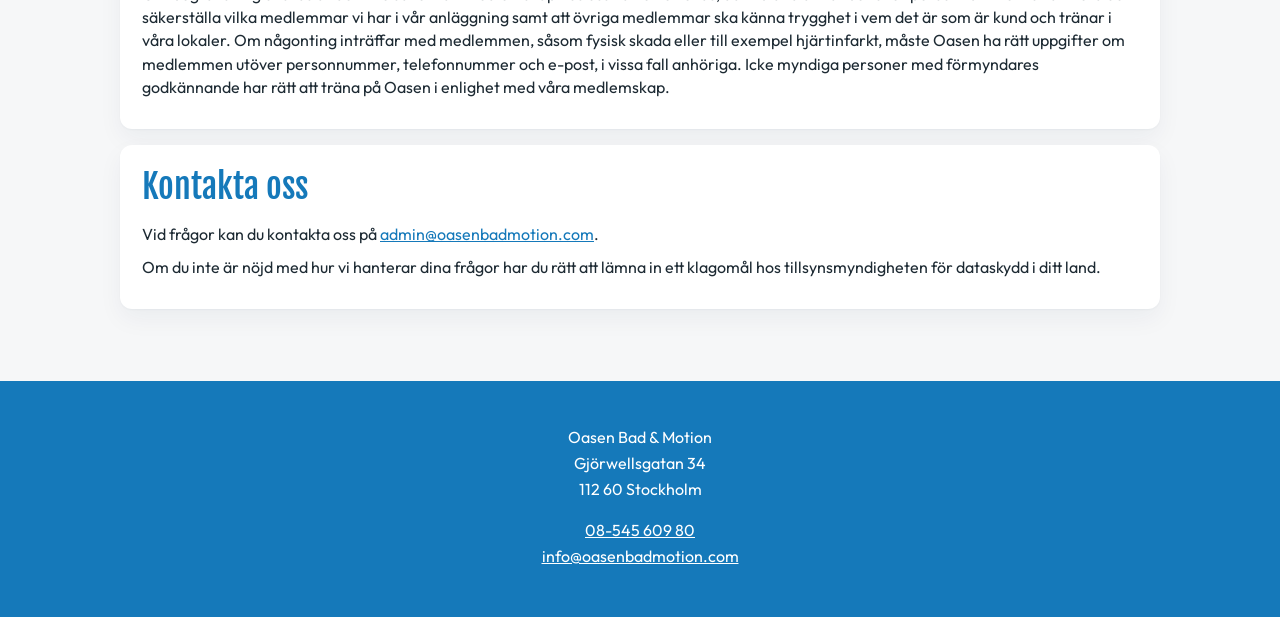
<file: kontakt/integritetspolicy.html>
<!doctype html>
<html lang="sv">
<head>
  <meta charset="utf-8">
  <meta name="viewport" content="width=device-width, initial-scale=1">
  <meta name="robots" content="noindex">
  <title>Integritetspolicy · Oasen Bad &amp; Motion</title>
  <link rel="preconnect" href="https://fonts.googleapis.com">
  <link rel="preconnect" href="https://fonts.gstatic.com" crossorigin>
  <link href="https://fonts.googleapis.com/css2?family=Fjalla+One&family=Outfit:wght@400;500;600&display=swap" rel="stylesheet">
  <link rel="stylesheet" href="../css/styles.css">
</head>
<body class="page">
  <header class="site-header">
    <div class="top">
      <ul class="social">
        <li>
          <a href="https://www.facebook.com/Oasen-Bad-och-Motion-108928344077167/" aria-label="Facebook">
            <svg viewBox="0 0 24 24" aria-hidden="true"><path d="M14.5 8.5V6.8c0-.8.2-1.3 1.4-1.3H17V3h-2.1C12.2 3 11 4.4 11 6.6v1.9H9v2.6h2V21h3.5v-9.9h2.3l.3-2.6h-2.6z"/></svg>
          </a>
        </li>
        <li>
          <a href="https://www.instagram.com/oasenbadmotion/" aria-label="Instagram">
            <svg viewBox="0 0 24 24" aria-hidden="true"><path d="M12 7.4A4.6 4.6 0 1 0 12 16.6 4.6 4.6 0 0 0 12 7.4zm0 7.6a3 3 0 1 1 0-6 3 3 0 0 1 0 6zM17.4 6.8a1.1 1.1 0 1 1-2.2 0 1.1 1.1 0 0 1 2.2 0zM12 4.2c1.5 0 1.7 0 2.3.1.6 0 1 .1 1.3.3.4.1.6.3.9.6.3.3.5.5.6.9.2.3.3.7.3 1.3.1.6.1.8.1 2.3s0 1.7-.1 2.3c0 .6-.1 1-.3 1.3-.1.4-.3.6-.6.9-.3.3-.5.5-.9.6-.3.2-.7.3-1.3.3-.6.1-.8.1-2.3.1s-1.7 0-2.3-.1c-.6 0-1-.1-1.3-.3a2.4 2.4 0 0 1-.9-.6 2.4 2.4 0 0 1-.6-.9c-.2-.3-.3-.7-.3-1.3-.1-.6-.1-.8-.1-2.3s0-1.7.1-2.3c0-.6.1-1 .3-1.3.1-.4.3-.6.6-.9.3-.3.5-.5.9-.6.3-.2.7-.3 1.3-.3.6-.1.8-.1 2.3-.1zm0-1.6c-1.5 0-1.7 0-2.4.1-1.1.1-1.8.2-2.4.5a4 4 0 0 0-1.5 1 4 4 0 0 0-1 1.5c-.3.6-.4 1.3-.5 2.4-.1.7-.1.9-.1 2.4s0 1.7.1 2.4c.1 1.1.2 1.8.5 2.4a4 4 0 0 0 1 1.5 4 4 0 0 0 1.5 1c.6.3 1.3.4 2.4.5.7.1.9.1 2.4.1s1.7 0 2.4-.1c1.1-.1 1.8-.2 2.4-.5a4 4 0 0 0 1.5-1 4 4 0 0 0 1-1.5c.3-.6.4-1.3.5-2.4.1-.7.1-.9.1-2.4s0-1.7-.1-2.4c-.1-1.1-.2-1.8-.5-2.4a4 4 0 0 0-1-1.5 4 4 0 0 0-1.5-1c-.6-.3-1.3-.4-2.4-.5-.7-.1-.9-.1-2.4-.1z"/></svg>
          </a>
        </li>
      </ul>

      <a class="logo" href="../index.html">
        <img src="../images/logo.png" alt="Oasen Bad &amp; Motion" width="300" height="156">
      </a>

      <div class="actions">
        <a class="pill" href="https://u1163113.trgt.se/#aktuellt">Aktuellt Just Nu</a>
        <a class="pill" href="https://oasenbadmotion.goactivebooking.com/class-web-categories/1/classes?facility=1">Boka träningspass</a>
      </div>
    </div>

    <div class="nav-bar">
      <button class="nav-toggle" type="button" aria-expanded="false" aria-controls="menu">Meny</button>
      <nav id="menu" aria-label="Huvudmeny">
        <ul class="menu">
          <li><a href="../index.html">Start</a></li>
          <li class="has-sub">
            <a href="../utbud/index.html" aria-expanded="false" aria-haspopup="true">Utbud</a>
            <ul class="sub">
              <li><a href="../utbud/index.html">Utbud</a></li>
              <li><a href="../utbud/pool.html">Pool</a></li>
              <li><a href="../utbud/gym.html">Gym</a></li>
              <li><a href="../utbud/grupptraening.html">Gruppträning</a></li>
              <li><a href="../utbud/x-fit.html">X-fit</a></li>
              <li><a href="../utbud/pt.html">PT - Personlig Tränare</a></li>
              <li><a href="http://www.trampoolin.com/anlaggningar/kungsholmen-oasen/">Trampoolin simskola</a></li>
              <li><a href="../utbud/halsoresor.html">Hälsoresor</a></li>
            </ul>
          </li>
          <li><a href="../medlemskap.html">Medlemskap</a></li>
          <li class="has-sub">
            <a href="../boka/schema/index.html" aria-expanded="false" aria-haspopup="true">Boka/schema</a>
            <ul class="sub">
              <li><a href="../boka/schema/index.html">Schema</a></li>
              <li><a href="../boka/schema/poolschema.htm">Poolschema</a></li>
            </ul>
          </li>
          <li class="has-sub">
            <a href="index.html" aria-expanded="false" aria-haspopup="true">Kontakt &amp; Öppettider</a>
            <ul class="sub">
              <li><a href="index.html">Kontakt &amp; Öppettider</a></li>
              <li><a class="is-current" href="integritetspolicy.html" aria-current="page">Integritetspolicy</a></li>
              <li><a href="about.html">About Oasen Bad &amp; Motion</a></li>
            </ul>
          </li>
        </ul>
      </nav>
    </div>
    <h1>Integritetspolicy</h1>
  </header>

  <main class="wrap">
    <div class="intro">
      <p>Denna integritetspolicy gäller omedelbart för nya medlemmar och från och med den 25 maj 2018 för befintliga medlemmar. Den ersätter alla tidigare versioner.</p>
    </div>

    <nav class="callout" aria-label="Innehåll">
      <h2>Innehåll</h2>
      <ul>
        <li><a href="#omfattning">Omfattning och samtycke</a></li>
        <li><a href="#ansvarig">Personuppgiftsansvarig</a></li>
        <li><a href="#insamling">Insamling av personuppgifter</a></li>
        <li><a href="#anvandning">Användning av personuppgifter</a></li>
        <li><a href="#marknadsforing">Användning av personuppgifter för marknadsföring</a></li>
        <li><a href="#avsluta">Avsluta vår användning av personuppgifter för marknadsföring</a></li>
        <li><a href="#utlamnande">Utlämnande av personuppgifter</a></li>
        <li><a href="#medlemsid">Oasens medlemskaps-ID</a></li>
        <li><a href="#cookies">Cookies, webb-beacons och liknande teknik</a></li>
        <li><a href="#skrappost">Skräppost, spionprogram och identitetsstöld är förbjudet</a></li>
        <li><a href="#atkomst">Åtkomst, granskning och ändring av dina personuppgifter</a></li>
        <li><a href="#overforing">Överföring av personuppgifter</a></li>
        <li><a href="#konto">Avslutande av ditt konto och bevarande av personuppgifter</a></li>
        <li><a href="#rattigheter">Dina rättigheter</a></li>
        <li><a href="#kontakta">Kontakta oss</a></li>
      </ul>
    </nav>

    <section class="rules">
      <article id="omfattning">
        <h2>Omfattning och samtycke</h2>
        <p>Denna integritetspolicy beskriver hur vi samlar in, använder, sparar, lämnar ut och skyddar dina personuppgifter. Den gäller för Oasens webbplats och för alla relaterade webbplatser, applikationer, tjänster, program och verktyg där det finns en hänvisning till denna integritetspolicy, oavsett på vilket sätt du får åtkomst till eller använder dem.</p>
        <p>I denna integritetspolicy använder vi begreppet ”personuppgifter” för att beskriva information som direkt eller indirekt kan identifiera en fysisk person. Vi anser inte att personuppgifter omfattar information som har anonymiserats eller aggregerats på så sätt att den varken med hjälp av annan information eller på annat sätt kan användas för att identifiera en specifik fysisk person.</p>
        <p>Genom att acceptera denna integritetspolicy samtycker du till att vi får samla in, använda, lämna ut och spara dina personuppgifter på de sätt som beskrivs i denna integritetspolicy och i våra medlemskap. Vi kan komma att ändra denna integritetspolicy med 30 dagars varsel för befintliga användare. Vi kommer att publicera eventuella ändringar på denna sida. Vi kan dessutom komma att informera dig via e-post om det sker större förändringar av denna integritetspolicy.</p>
        <p>Webbplatser från tredje part: Vissa sidor på Oasens webbplats innehåller länkar till webbplatser från tredje part. Dessa webbplatser har egna integritetspolicyer och Oasen är inte ansvarig för deras verksamhet, inklusive men inte begränsat till deras informationsrutiner. Användare som skickar information till eller genom dessa tredjepartswebbplatser bör granska integritetspolicyerna för webbplatserna innan några personuppgifter skickas till dem.</p>
      </article>

      <article id="ansvarig">
        <h2>Personuppgiftsansvarig</h2>
        <p>Oasen Bad &amp; Motion, Gjörwellsgatan 34, 112 60 Stockholm, Sverige (nedan benämnt ”Oasen”) är personuppgiftsansvarig. Oasen är ansvarigt för behandlingen av dina personuppgifter och för att tillhandahålla de tjänster som ska tillhandahållas enligt medlemskapen samt inom ramen för och i enlighet med de principer som framgår av denna integritetspolicy.</p>
      </article>

      <article id="insamling">
        <h2>Insamling av personuppgifter</h2>
        <p>Om du registrerar ett medlemskap hos oss så accepterar du att dela med dig av dina personuppgifter och samtycker till att den informationen kommer att överföras och lagras på våra servrar i Sverige eller på annat håll i världen, såsom i USA.</p>
        <p>Vi samlar in följande typer av information, inklusive personuppgifter, för att ge dig möjlighet att använda och få tillgång till våra webbplatser, applikationer, tjänster och verktyg, för att ge dig en personligt anpassad och bättre upplevelse och för marknadsföringsändamål.</p>
        <h3>Information som vi samlar in automatiskt</h3>
        <p>När du besöker våra webbplatser, använder våra applikationer, tjänster och verktyg eller klickar på annonser eller innehåll, så samlar vi automatiskt in information som skickas till oss från din dator, mobila enhet eller annan enhet som används för åtkomst. Denna information kan endast knytas till dig personligen om du loggar in som en registrerad användare och omfattar: enhetens ID eller unika identifierare, geografisk plats, vilken sorts enhet som används, data och anslutningsinformation, statistik om sidvisningar, trafik till och från webbplatserna, hänvisande URL, annonsdata, IP-adress och standardmässig information från webbloggar.</p>
        <h3>Information som du lämnar till oss</h3>
        <p>Vi får samla in och spara sådan information som du uppger på våra webbplatser eller som du lämnar till oss i samband med användning av våra webbplatser, applikationer, tjänster eller verktyg. Detta omfattar:</p>
        <ul>
          <li>information som du lämnar till oss vid registrering av ett medlemskap, inklusive e-postadress, telefonnummer, mobiltelefonnummer, personnummer, kontaktinformation, och (beroende på vilken tjänst som används) i förekommande fall ekonomisk information (AG) såsom bankkontonummer</li>
          <li>ytterligare information som du lämnar till oss via sociala medier</li>
          <li>transaktionsrelaterad information baserat på dina aktiviteter på webbplatserna (såsom köp, annonsinformation och innehåll som du skapar eller som kan hänföras till ditt konto)</li>
          <li>information som lämnas i samband med diskussioner i forum, chattar, tvistlösning, korrespondens genom våra webbplatser eller korrespondens som skickas till oss</li>
          <li>ytterligare dokument som vi kan be dig lämna in för att verifiera din identitet eller om vi tror att du bryter mot våra regler. Till exempel kan vi be dig skicka oss ett identitetsbevis eller annan handling för att bekräfta din identitet eller adress, eller besvara andra frågor för att bekräfta din identitet.</li>
        </ul>
        <h3>Information som vi samlar in från andra källor</h3>
        <p>Vi kan komma att erhålla eller samla in kompletterande information om dig från tredje parter såsom säljarföretag, databyråer och dataleverantörer och lägga till den i vår information om dig. Detta kan omfatta demografisk information och navigationsinformation, kreditupplysningsinformation och annan information från kreditupplysningsföretag i den utsträckning det är tillåtet enligt lag.</p>
        <h3>Informationsinsamling genom delning och registrering i sociala medier</h3>
        <p>Vi kan komma att erbjuda inloggningstjänster som innebär att du kan använda tredje mans inloggningsuppgifter för att få åtkomst till www.oasenbadmotion.com och därtill anknutna webbplatser. Vi kan även komma att erbjuda tjänster som gör det möjligt att dela information i sociala medier.</p>
        <p>Du kan välja att ge oss åtkomst till vissa personuppgifter som lagras av webbplatser som drivs av tredje man. Personuppgifterna som vi kan få åtkomst till varierar beroende på webbplats och styrs av dina inställningar på den webbplatsen och ditt samtycke. Genom att koppla ett konto som administreras av tredje man med ditt Oasen-konto och tillåta att Oasen får åtkomst till denna information, så samtycker du till att Oasen får samla in, använda och spara information från dessa webbplatser i enlighet med denna integritetspolicy.</p>
      </article>

      <article id="anvandning">
        <h2>Användning av personuppgifter</h2>
        <p>Vårt syfte med insamling av personuppgifter är att du ska få åtkomst till våra webbplatser, och/eller kunna använda våra tjänster, applikationer och verktyg, ge dig kundservice och relevant information om ditt medlemskap och våra tjänster samt ge dig en säker, problemfri, effektiv och anpassad upplevelse. Genom att acceptera denna integritetspolicy bekräftar du att vi får använda dina personuppgifter för att:</p>
        <ul>
          <li>ge dig åtkomst till våra webbplatser och de tjänster och den kundservice som du begär</li>
          <li>förhindra, upptäcka och utreda bedrägerier, säkerhetsincidenter, potentiellt förbjudna eller olagliga aktiviteter och för att upprätthålla våra medlemskap</li>
          <li>anpassa, mäta och förbättra våra tjänster och innehåll</li>
          <li>kontakta dig, antingen via e-post eller via telefon för att lösa tvister, driva in avgifter, lösa problem med ditt konto eller våra webbplatser, tjänster, applikationer eller verktyg, eller för andra ändamål som tillåts enligt lag</li>
          <li>jämföra information för att kontrollera riktigheten och verifiera den med tredje man</li>
          <li>tillhandahålla dig andra tjänster som du begär och som beskrivs när vi samlar in informationen</li>
        </ul>
        <h3>Med ditt samtycke</h3>
        <ul>
          <li>rikta marknadsföring till dig genom att skicka marknadsföringsmaterial om Oasens produkter och onlinetjänster samt produkter och tjänster från andra företag. Vi kan även behandla dina personuppgifter för att skräddarsy vissa tjänster eller användarupplevelser för att bättre matcha dina intressen</li>
          <li>tillhandahålla dig personanpassade tjänster som erbjuds av Oasen på tredje parts webbplatser och onlinetjänster. Vi kan komma att använda dina personuppgifter och annan information som samlats i enlighet med denna integritetspolicy för att tillhandahålla anpassade annonser, funktioner eller erbjudanden till dig på tredje parts webbplatser. Vi kan komma att använda cookies och annan spårningsteknik för att tillhandahålla dessa onlinetjänster och/eller arbeta med andra tredje parter såsom annons- eller analysföretag för att tillhandahålla dessa onlinetjänster</li>
          <li>tillhandahålla dig platsspecifika valmöjligheter, funktioner eller erbjudanden om du väljer att dela din platsinformation genom tjänsterna. Vi kommer att använda denna information för att öka webbplatsernas och tjänsternas säkerhet samt tillhandahålla dig platsbaserade tjänster såsom annonsering, sökresultat och annat anpassat innehåll</li>
          <li>göra det lättare för dig att hitta och få kontakt med andra personer. Vi kommer att använda din information som du har delat med tjänsten för att föreslå kontakter mellan dig och personer du kanske känner. Till exempel kan vi associera information som vi samlar in om dig genom din och dina kontakters användning av tjänsterna och information som du och andra tillhandahåller för att föreslå personer du kanske känner eller vill handla med genom våra tjänster. Sociala nätverkstjänster och funktioner som är utformade för att förenkla din användning av tjänsterna med andra varierar beroende på typ av tjänst</li>
          <li>svara på dina önskemål, till exempel för att kontakta dig om en fråga du skickat till vår kundtjänst</li>
        </ul>
        <h3>För vårt berättigade intresse</h3>
        <ul>
          <li>genomdriva villkoren i våra medlemskap</li>
          <li>hantera våra dagliga affärsbehov</li>
          <li>för övervakning och analysändamål</li>
        </ul>
      </article>

      <article id="marknadsforing">
        <h2>Användning av personuppgifter för marknadsföring</h2>
        <p>Med ditt samtycke som inhämtats i enlighet med tillämpliga regler och denna integritetspolicy, så kan vi använda dina personuppgifter för att:</p>
        <ul>
          <li>informera dig om våra och våra koncernbolags webbplatser, applikationer, tjänster och verktyg</li>
          <li>skicka riktad marknadsföring och reklamerbjudanden baserat på dina meddelandepreferenser</li>
          <li>individanpassa vår service och mäta och förbättra våra tjänster, baserat på dina träningspreferenser</li>
        </ul>
        <p>Vi säljer inte och lämnar inte ut dina personuppgifter till tredje man för marknadsföringsändamål utan ditt uttryckliga samtycke.</p>
      </article>

      <article id="avsluta">
        <h2>Avsluta vår användning av personuppgifter för marknadsföring</h2>
        <p>Om du inte önskar erhålla marknadsföring och reklamerbjudanden från oss, så kan du i kommunikationen med oss upplysa om detta.</p>
        <p>Om du återkallar ditt samtycke för användning eller utlämnande av dina personuppgifter för andra ändamål som anges i denna integritetspolicy, så kan det innebära att vi inte kan fortsätta ge dig åtkomst till våra webbplatser, applikationer och verktyg eller tillhandahålla tjänster och kundservice som erbjuds våra användare och som tillåts enligt denna integritetspolicy och våra medlemskap.</p>
      </article>

      <article id="utlamnande">
        <h2>Utlämnande av personuppgifter</h2>
        <p>Vi lämnar ut personuppgifter för att uppfylla rättsliga skyldigheter, upprätthålla våra policys, svara på krav om att en tjänst eller annat innehåll kränker annans rättigheter och för att skydda tredje mans rättigheter, tillgångar eller säkerhet. Sådan information kommer enbart att lämnas ut i enlighet med tillämpliga lagar och regler.</p>
        <p>Vi kan komma att dela med oss av dina personuppgifter till:</p>
        <ul>
          <li>Koncernbolag för att kunna tillhandahålla gemensamt innehåll och gemensamma tjänster, för att upptäcka och förebygga potentiellt olagliga handlingar och överträdelser av våra policys, samt för att ge vägledning om deras produkter, webbplatser, applikationer, verktyg, tjänster och kommunikation i enlighet med tillämplig lag. Koncernbolag kan komma att använda denna information för att skicka marknadsföringsmeddelanden endast om du har samtyckt till detta och gett ditt samtycke på sådant sätt som uppfyller tillämpliga regler.</li>
          <li>Underleverantörer som hjälper oss att bedriva verksamheten (såsom men inte begränsat till kundservice, bedrägeriutredningar, fakturaindrivning, lojalitetsprogram och drift av webbplatser).</li>
          <li>Tillsynsmyndighet, polismyndighet, eller annan behörig tredje man, för att besvara frågor i samband med en brottsutredning eller påstådd olaglig aktivitet eller annan aktivitet som kan medföra ansvar för oss, dig eller annan Oasen-användare. I sådant fall kommer vi, i den utsträckning det är tillåtet enligt tillämplig lag, att lämna ut sådan information som är relevant och nödvändig för utredningen, såsom namn, personnummer, stad, postadress, telefonnummer, e-postadress, historik för användarnamn, IP-adress och klagomål om bedrägeri.</li>
          <li>Kreditupplysningsföretag till vilka vi kan rapportera information om ditt konto, uteblivna betalningar, eller andra överträdelser av ditt konto som kan framgå i din kreditupplysning i den utsträckning det tillåts enligt lag.</li>
          <li>Andra företag om vi skulle fusioneras eller bli uppköpta av sådant företag. Om detta skulle inträffa, så kommer vi att kräva att det nya företaget följer denna integritetspolicy vad gäller behandling av dina personuppgifter. Om dina personuppgifter kommer att användas eller lämnas ut för andra ändamål än vad som anges i denna policy, så kommer vi att informera dig om det och om tillämpligt efterfråga ditt samtycke.</li>
        </ul>
      </article>

      <article id="medlemsid">
        <h2>Oasens medlemskaps-ID</h2>
        <p>Ditt medlemskaps-ID visas genomgående på Oasen och kan kopplas till all din aktivitet på Oasen, såsom typ av träning, mängden träning, tid för träning, typ av medlemskap, antal medlemskap och betalningar (AG). Denna information är inte publik. Träningsstatistik kan komma att lämnas ut till företag där företagets egna anställda är medlemmar på Oasen. För privatpersoner med medlemskap lämnas inte någon statistik ut till någon annan person eller myndighet. Den lagras endast i databasen så länge som medlemmen är aktiv och betalande medlem.</p>
        <p>Om du besöker våra webbplatser genom en publik eller delad dator eller från en dator på ett internetcafé, så kan viss information om dig vara synlig för andra personer som använder datorn efter dig.</p>
      </article>

      <article id="cookies">
        <h2>Cookies, webb-beacons och liknande teknik</h2>
        <p>När du besöker eller använder våra webbplatser, tjänster, applikationer, kommunikationskanaler (såsom e-post) och verktyg, så kan vi eller våra tjänsteleverantörer använda cookies, webb-beacons och liknande teknik för att lagra information i syfte att ge dig en bättre, snabbare och säkrare upplevelse och för annonseringsändamål.</p>
      </article>

      <article id="skrappost">
        <h2>Skräppost, spionprogram och identitetsstöld är förbjudet</h2>
        <p>Vi och våra användare tolererar inte spam. För att rapportera Oasen-relaterat spam eller e-post med förfalskad avsändaradress eller avsändaridentitet, vidarebefordra e-postmeddelandet till <a href="mailto:admin@oasenbadmotion.com">admin@oasenbadmotion.com</a>.</p>
        <p>Vi kan komma att automatiskt scanna och manuellt filtrera meddelanden för att söka efter skräppost, virus, phishing och annan skadlig aktivitet eller olagligt eller förbjudet innehåll, men vi sparar inte permanent några meddelanden som skickas genom dessa verktyg.</p>
      </article>

      <article id="atkomst">
        <h2>Åtkomst, granskning och ändring av dina personuppgifter</h2>
        <p>Ditt lösenord är nyckeln till ditt medlemskap samt inloggning. Använd unika siffror, bokstäver och symboler och avslöja inte ditt Oasen-lösenord för någon annan. Om du skulle dela med dig av ditt lösenord eller dina personuppgifter till någon annan, så kom ihåg att du är ansvarig för all aktivitet som sker på ditt konto. Om du förlorar kontrollen över ditt lösenord, så förlorar du kontrollen över dina personuppgifter och kan ådra dig skyldigheter för åtgärder som vidtagits för din räkning. Du ska därför omedelbart informera Oasen, och ändra ditt lösenord, om ditt lösenord av någon anledning har kommit i orätta händer.</p>
      </article>

      <article id="overforing">
        <h2>Överföring av personuppgifter</h2>
        <p>Vi sparar och behandlar dina personuppgifter på leverantörers servrar i Sverige och på annat håll i världen och åtar oss att tillhandahålla lämpligt skydd för dina personuppgifter där sådan information överförs till en plats utanför EES.</p>
        <p>De använder fysiska, tekniska och organisatoriska säkerhetsåtgärder, i förhållande till mängd och känslighet av personuppgifter, för att förhindra obehörig behandling, inklusive men inte begränsat till obehörig åtkomst, tillägnande och användning av, förlust, radering eller skada på användarens personuppgifter. Några av de säkerhetsåtgärder som vi använder är brandväggar, kryptering av data, inpasseringskontroll vid våra datacenter och behörighetskontroller.</p>
      </article>

      <article id="konto">
        <h2>Avslutande av ditt konto och bevarande av personuppgifter</h2>
        <p>På din begäran och i enlighet med bestämmelserna i detta avsnitt, så kommer vi att avsluta ditt konto och så snart som möjligt ta bort dina personuppgifter så att de inte visas. Radering av uppgifter kommer att ske baserat på din kontostatus och i enlighet med tillämplig lag. Vi kan även komma att stänga eller inaktivera konton som inte används eller konton som används i strid med våra medlemskap.</p>
        <p>Vanligtvis kommer personuppgifter hänförliga till stängda eller inaktiva konton att raderas eller anonymiseras så snart som möjligt efter det att kontot har stängts eller inaktiverats. Vi kan komma att bevara personuppgifter hänförliga till stängda konton eller konton som inte används om:</p>
        <ul>
          <li>vi har ett berättigat affärsintresse och inte är förbjudet enligt lag, såsom att driva in förfallna avgifter, hantera tvistlösning eller upprätthålla våra medlemskap</li>
          <li>vi är skyldiga att behålla personuppgifterna för att uppfylla rättsliga skyldigheter såsom efterlevnad av lokal lagstiftning, bedrägeri- och penningtvättsbekämpning, eller för att vidta andra åtgärder som tillåts enligt lag</li>
        </ul>
        <p>Under sådana omständigheter kommer personuppgifterna att hanteras på ett säkert sätt och endast så länge det är nödvändigt.</p>
      </article>

      <article id="rattigheter">
        <h2>Dina rättigheter</h2>
        <p>Med förbehåll för de begränsningar som följer av dataskyddslagstiftningen inom EES, har du vissa rättigheter avseende dina personuppgifter. Du har rätt till tillgång, rättelse, begränsning, invändning, radering och dataportabilitet. Kontakta oss om du vill utöva någon av dessa rättigheter. Om du vill begära tillgång till alla personuppgifter som vi har om dig, observera att fotolegitimation kommer att krävas för att bevisa din identitet.</p>
        <p>Om begränsning önskas är det inte säkert att medlemskap hos oss kan efterlevas, då vi bland annat behöver personnummer för att veta och säkerställa vilka medlemmar vi har i vår anläggning samt att övriga medlemmar ska känna trygghet i vem det är som är kund och tränar i våra lokaler. Om någonting inträffar med medlemmen, såsom fysisk skada eller till exempel hjärtinfarkt, måste Oasen ha rätt uppgifter om medlemmen utöver personnummer, telefonnummer och e-post, i vissa fall anhöriga. Icke myndiga personer med förmyndares godkännande har rätt att träna på Oasen i enlighet med våra medlemskap.</p>
      </article>

      <article id="kontakta">
        <h2>Kontakta oss</h2>
        <p>Vid frågor kan du kontakta oss på <a href="mailto:admin@oasenbadmotion.com">admin@oasenbadmotion.com</a>.</p>
        <p>Om du inte är nöjd med hur vi hanterar dina frågor har du rätt att lämna in ett klagomål hos tillsynsmyndigheten för dataskydd i ditt land.</p>
      </article>
    </section>
  </main>


  <footer class="site-footer">
    <p>
      Oasen Bad &amp; Motion<br>
      Gjörwellsgatan 34<br>
      112 60 Stockholm
    </p>
    <p>
      <a href="tel:+46854560980">08-545 609 80</a><br>
      <a href="mailto:info@oasenbadmotion.com">info@oasenbadmotion.com</a>
    </p>
  </footer>
  <script src="../js/nav.js"></script>
</body>
</html>
</file>
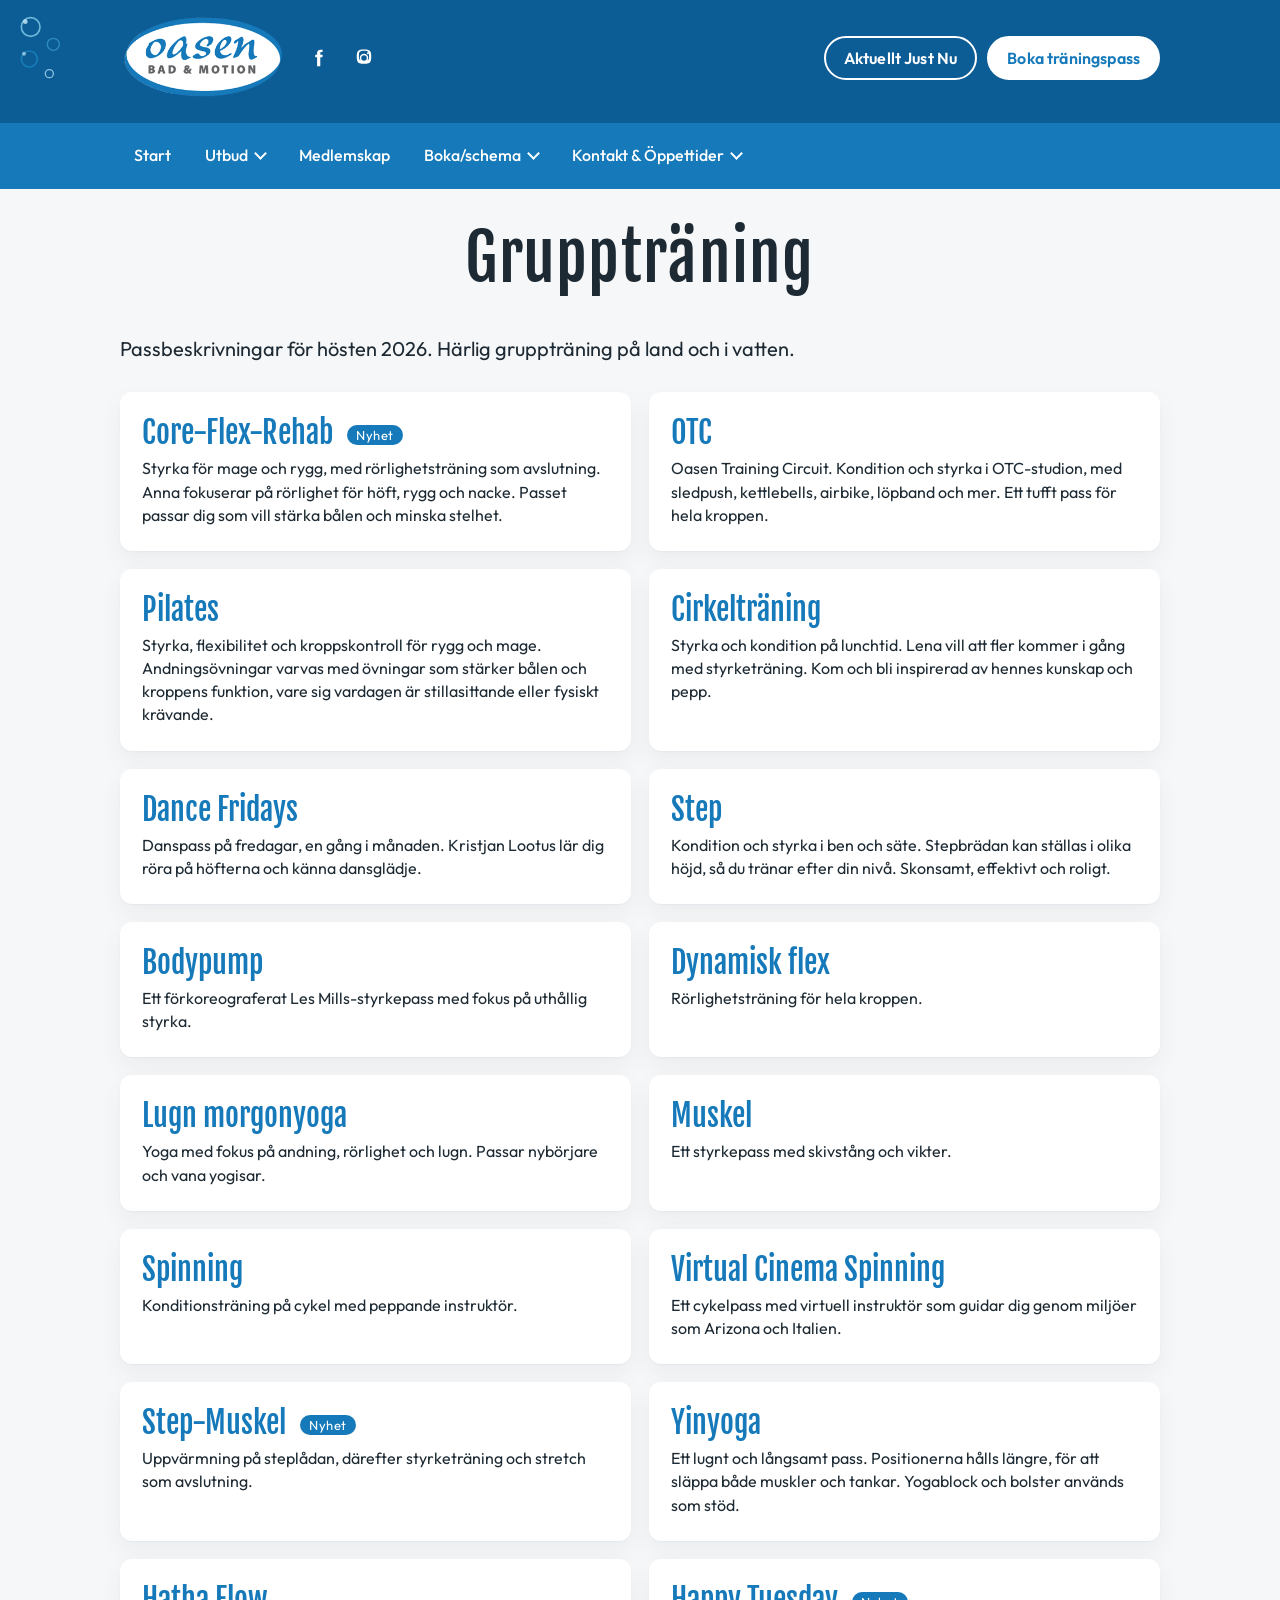
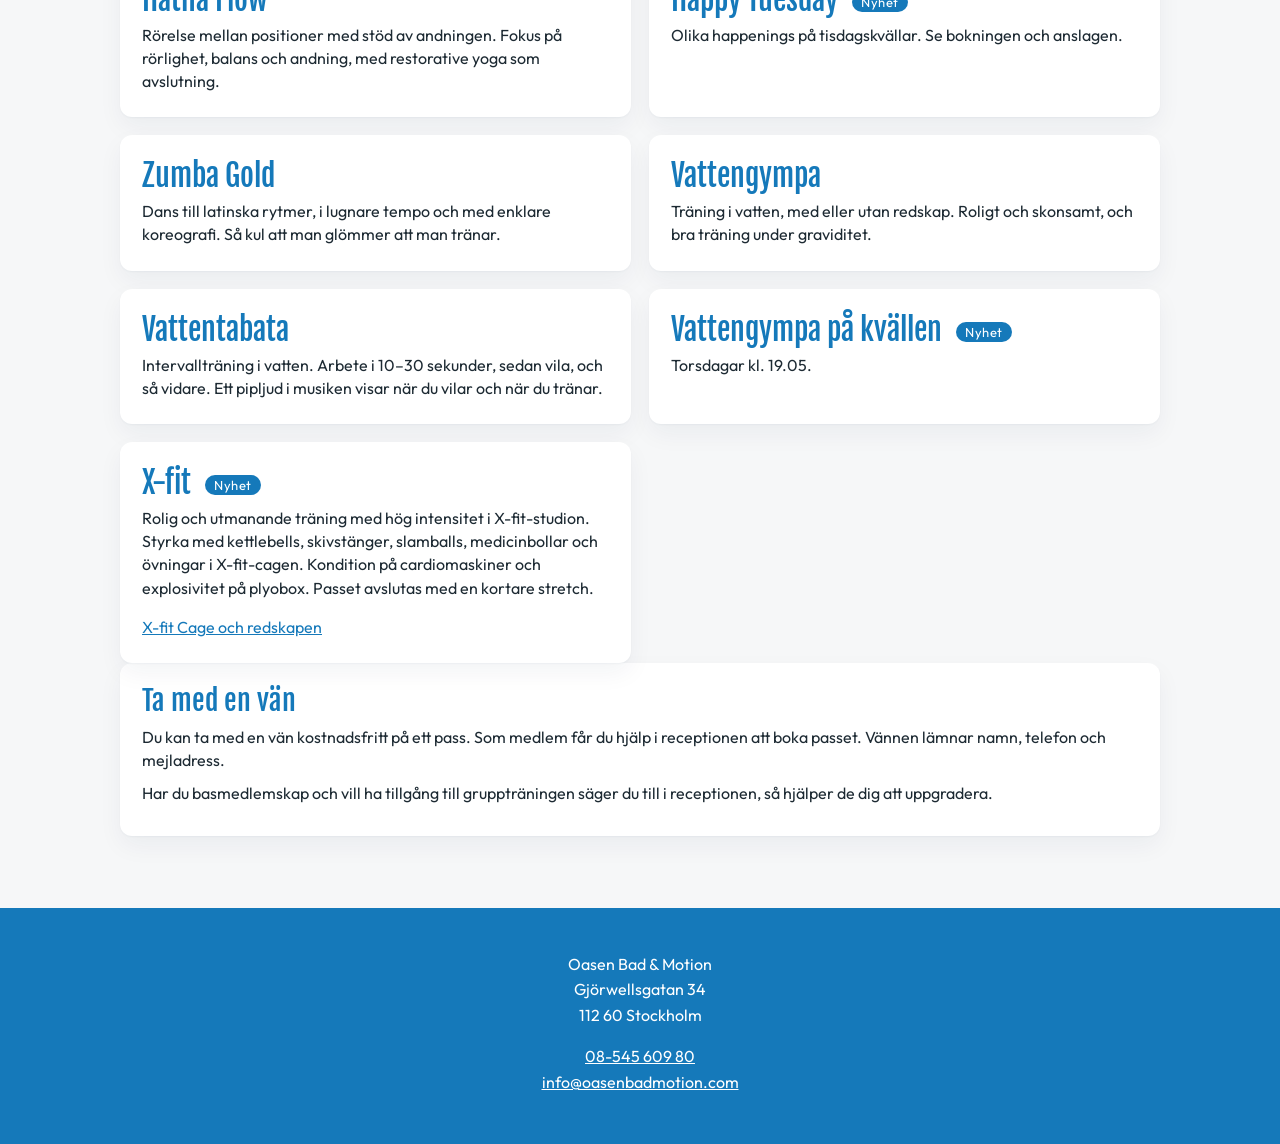
<file: utbud/grupptraening.html>
<!doctype html>
<html lang="sv">
<head>
  <meta charset="utf-8">
  <meta name="viewport" content="width=device-width, initial-scale=1">
  <meta name="robots" content="noindex">
  <title>Gruppträning · Oasen Bad &amp; Motion</title>
  <link rel="preconnect" href="https://fonts.googleapis.com">
  <link rel="preconnect" href="https://fonts.gstatic.com" crossorigin>
  <link href="https://fonts.googleapis.com/css2?family=Fjalla+One&family=Outfit:wght@400;500;600&display=swap" rel="stylesheet">
  <link rel="stylesheet" href="../css/styles.css">
</head>
<body class="page">
  <header class="site-header">
    <div class="top">
      <ul class="social">
        <li>
          <a href="https://www.facebook.com/Oasen-Bad-och-Motion-108928344077167/" aria-label="Facebook">
            <svg viewBox="0 0 24 24" aria-hidden="true"><path d="M14.5 8.5V6.8c0-.8.2-1.3 1.4-1.3H17V3h-2.1C12.2 3 11 4.4 11 6.6v1.9H9v2.6h2V21h3.5v-9.9h2.3l.3-2.6h-2.6z"/></svg>
          </a>
        </li>
        <li>
          <a href="https://www.instagram.com/oasenbadmotion/" aria-label="Instagram">
            <svg viewBox="0 0 24 24" aria-hidden="true"><path d="M12 7.4A4.6 4.6 0 1 0 12 16.6 4.6 4.6 0 0 0 12 7.4zm0 7.6a3 3 0 1 1 0-6 3 3 0 0 1 0 6zM17.4 6.8a1.1 1.1 0 1 1-2.2 0 1.1 1.1 0 0 1 2.2 0zM12 4.2c1.5 0 1.7 0 2.3.1.6 0 1 .1 1.3.3.4.1.6.3.9.6.3.3.5.5.6.9.2.3.3.7.3 1.3.1.6.1.8.1 2.3s0 1.7-.1 2.3c0 .6-.1 1-.3 1.3-.1.4-.3.6-.6.9-.3.3-.5.5-.9.6-.3.2-.7.3-1.3.3-.6.1-.8.1-2.3.1s-1.7 0-2.3-.1c-.6 0-1-.1-1.3-.3a2.4 2.4 0 0 1-.9-.6 2.4 2.4 0 0 1-.6-.9c-.2-.3-.3-.7-.3-1.3-.1-.6-.1-.8-.1-2.3s0-1.7.1-2.3c0-.6.1-1 .3-1.3.1-.4.3-.6.6-.9.3-.3.5-.5.9-.6.3-.2.7-.3 1.3-.3.6-.1.8-.1 2.3-.1zm0-1.6c-1.5 0-1.7 0-2.4.1-1.1.1-1.8.2-2.4.5a4 4 0 0 0-1.5 1 4 4 0 0 0-1 1.5c-.3.6-.4 1.3-.5 2.4-.1.7-.1.9-.1 2.4s0 1.7.1 2.4c.1 1.1.2 1.8.5 2.4a4 4 0 0 0 1 1.5 4 4 0 0 0 1.5 1c.6.3 1.3.4 2.4.5.7.1.9.1 2.4.1s1.7 0 2.4-.1c1.1-.1 1.8-.2 2.4-.5a4 4 0 0 0 1.5-1 4 4 0 0 0 1-1.5c.3-.6.4-1.3.5-2.4.1-.7.1-.9.1-2.4s0-1.7-.1-2.4c-.1-1.1-.2-1.8-.5-2.4a4 4 0 0 0-1-1.5 4 4 0 0 0-1.5-1c-.6-.3-1.3-.4-2.4-.5-.7-.1-.9-.1-2.4-.1z"/></svg>
          </a>
        </li>
      </ul>

      <a class="logo" href="../index.html">
        <img src="../images/logo.png" alt="Oasen Bad &amp; Motion" width="300" height="156">
      </a>

      <div class="actions">
        <a class="pill" href="https://u1163113.trgt.se/#aktuellt">Aktuellt Just Nu</a>
        <a class="pill" href="https://oasenbadmotion.goactivebooking.com/class-web-categories/1/classes?facility=1">Boka träningspass</a>
      </div>
    </div>

    <div class="nav-bar">
      <button class="nav-toggle" type="button" aria-expanded="false" aria-controls="menu">Meny</button>
      <nav id="menu" aria-label="Huvudmeny">
        <ul class="menu">
          <li><a href="../index.html">Start</a></li>
          <li class="has-sub">
            <a href="index.html" aria-expanded="false" aria-haspopup="true">Utbud</a>
            <ul class="sub">
              <li><a href="index.html">Utbud</a></li>
              <li><a href="pool.html">Pool</a></li>
              <li><a href="gym.html">Gym</a></li>
              <li><a class="is-current" href="grupptraening.html" aria-current="page">Gruppträning</a></li>
              <li><a href="x-fit.html">X-fit</a></li>
              <li><a href="pt.html">PT - Personlig Tränare</a></li>
              <li><a href="http://www.trampoolin.com/anlaggningar/kungsholmen-oasen/">Trampoolin simskola</a></li>
              <li><a href="halsoresor.html">Hälsoresor</a></li>
            </ul>
          </li>
          <li><a href="../medlemskap.html">Medlemskap</a></li>
          <li class="has-sub">
            <a href="../boka/schema/index.html" aria-expanded="false" aria-haspopup="true">Boka/schema</a>
            <ul class="sub">
              <li><a href="../boka/schema/index.html">Schema</a></li>
              <li><a href="../boka/schema/poolschema.htm">Poolschema</a></li>
            </ul>
          </li>
          <li class="has-sub">
            <a href="../kontakt/index.html" aria-expanded="false" aria-haspopup="true">Kontakt &amp; Öppettider</a>
            <ul class="sub">
              <li><a href="../kontakt/index.html">Kontakt &amp; Öppettider</a></li>
              <li><a href="../kontakt/integritetspolicy.html">Integritetspolicy</a></li>
              <li><a href="../kontakt/about.html">About Oasen Bad &amp; Motion</a></li>
            </ul>
          </li>
        </ul>
      </nav>
    </div>
    <h1>Gruppträning</h1>
  </header>

  <main class="wrap">
    <div class="intro">
      <p>Passbeskrivningar för hösten 2026. Härlig gruppträning på land och i vatten.</p>
    </div>

    <section class="plans">
      <article class="card">
        <h2>Core-Flex-Rehab <span class="tag">Nyhet</span></h2>
        <p>Styrka för mage och rygg, med rörlighetsträning som avslutning. Anna fokuserar på rörlighet för höft, rygg och nacke. Passet passar dig som vill stärka bålen och minska stelhet.</p>
      </article>
      <article class="card">
        <h2>OTC</h2>
        <p>Oasen Training Circuit. Kondition och styrka i OTC-studion, med sledpush, kettlebells, airbike, löpband och mer. Ett tufft pass för hela kroppen.</p>
      </article>
      <article class="card">
        <h2>Pilates</h2>
        <p>Styrka, flexibilitet och kroppskontroll för rygg och mage. Andningsövningar varvas med övningar som stärker bålen och kroppens funktion, vare sig vardagen är stillasittande eller fysiskt krävande.</p>
      </article>
      <article class="card">
        <h2>Cirkelträning</h2>
        <p>Styrka och kondition på lunchtid. Lena vill att fler kommer i gång med styrketräning. Kom och bli inspirerad av hennes kunskap och pepp.</p>
      </article>
      <article class="card">
        <h2>Dance Fridays</h2>
        <p>Danspass på fredagar, en gång i månaden. Kristjan Lootus lär dig röra på höfterna och känna dansglädje.</p>
      </article>
      <article class="card">
        <h2>Step</h2>
        <p>Kondition och styrka i ben och säte. Stepbrädan kan ställas i olika höjd, så du tränar efter din nivå. Skonsamt, effektivt och roligt.</p>
      </article>
      <article class="card">
        <h2>Bodypump</h2>
        <p>Ett förkoreograferat Les Mills-styrkepass med fokus på uthållig styrka.</p>
      </article>
      <article class="card">
        <h2>Dynamisk flex</h2>
        <p>Rörlighetsträning för hela kroppen.</p>
      </article>
      <article class="card">
        <h2>Lugn morgonyoga</h2>
        <p>Yoga med fokus på andning, rörlighet och lugn. Passar nybörjare och vana yogisar.</p>
      </article>
      <article class="card">
        <h2>Muskel</h2>
        <p>Ett styrkepass med skivstång och vikter.</p>
      </article>
      <article class="card">
        <h2>Spinning</h2>
        <p>Konditionsträning på cykel med peppande instruktör.</p>
      </article>
      <article class="card">
        <h2>Virtual Cinema Spinning</h2>
        <p>Ett cykelpass med virtuell instruktör som guidar dig genom miljöer som Arizona och Italien.</p>
      </article>
      <article class="card">
        <h2>Step-Muskel <span class="tag">Nyhet</span></h2>
        <p>Uppvärmning på steplådan, därefter styrketräning och stretch som avslutning.</p>
      </article>
      <article class="card">
        <h2>Yinyoga</h2>
        <p>Ett lugnt och långsamt pass. Positionerna hålls längre, för att släppa både muskler och tankar. Yogablock och bolster används som stöd.</p>
      </article>
      <article class="card">
        <h2>Hatha Flow</h2>
        <p>Rörelse mellan positioner med stöd av andningen. Fokus på rörlighet, balans och andning, med restorative yoga som avslutning.</p>
      </article>
      <article class="card">
        <h2>Happy Tuesday <span class="tag">Nyhet</span></h2>
        <p>Olika happenings på tisdagskvällar. Se bokningen och anslagen.</p>
      </article>
      <article class="card">
        <h2>Zumba Gold</h2>
        <p>Dans till latinska rytmer, i lugnare tempo och med enklare koreografi. Så kul att man glömmer att man tränar.</p>
      </article>
      <article class="card">
        <h2>Vattengympa</h2>
        <p>Träning i vatten, med eller utan redskap. Roligt och skonsamt, och bra träning under graviditet.</p>
      </article>
      <article class="card">
        <h2>Vattentabata</h2>
        <p>Intervallträning i vatten. Arbete i 10–30 sekunder, sedan vila, och så vidare. Ett pipljud i musiken visar när du vilar och när du tränar.</p>
      </article>
      <article class="card">
        <h2>Vattengympa på kvällen <span class="tag">Nyhet</span></h2>
        <p>Torsdagar kl. 19.05.</p>
      </article>
      <article class="card">
        <h2>X-fit <span class="tag">Nyhet</span></h2>
        <p>Rolig och utmanande träning med hög intensitet i X-fit-studion. Styrka med kettlebells, skivstänger, slamballs, medicinbollar och övningar i X-fit-cagen. Kondition på cardiomaskiner och explosivitet på plyobox. Passet avslutas med en kortare stretch.</p>
        <p><a href="x-fit.html">X-fit Cage och redskapen</a></p>
      </article>
    </section>

    <section class="callout">
      <h2>Ta med en vän</h2>
      <p>Du kan ta med en vän kostnadsfritt på ett pass. Som medlem får du hjälp i receptionen att boka passet. Vännen lämnar namn, telefon och mejladress.</p>
      <p>Har du basmedlemskap och vill ha tillgång till gruppträningen säger du till i receptionen, så hjälper de dig att uppgradera.</p>
    </section>
  </main>

  <footer class="site-footer">
    <p>
      Oasen Bad &amp; Motion<br>
      Gjörwellsgatan 34<br>
      112 60 Stockholm
    </p>
    <p>
      <a href="tel:+46854560980">08-545 609 80</a><br>
      <a href="mailto:info@oasenbadmotion.com">info@oasenbadmotion.com</a>
    </p>
  </footer>
  <script src="../js/nav.js"></script>
</body>
</html>
</file>
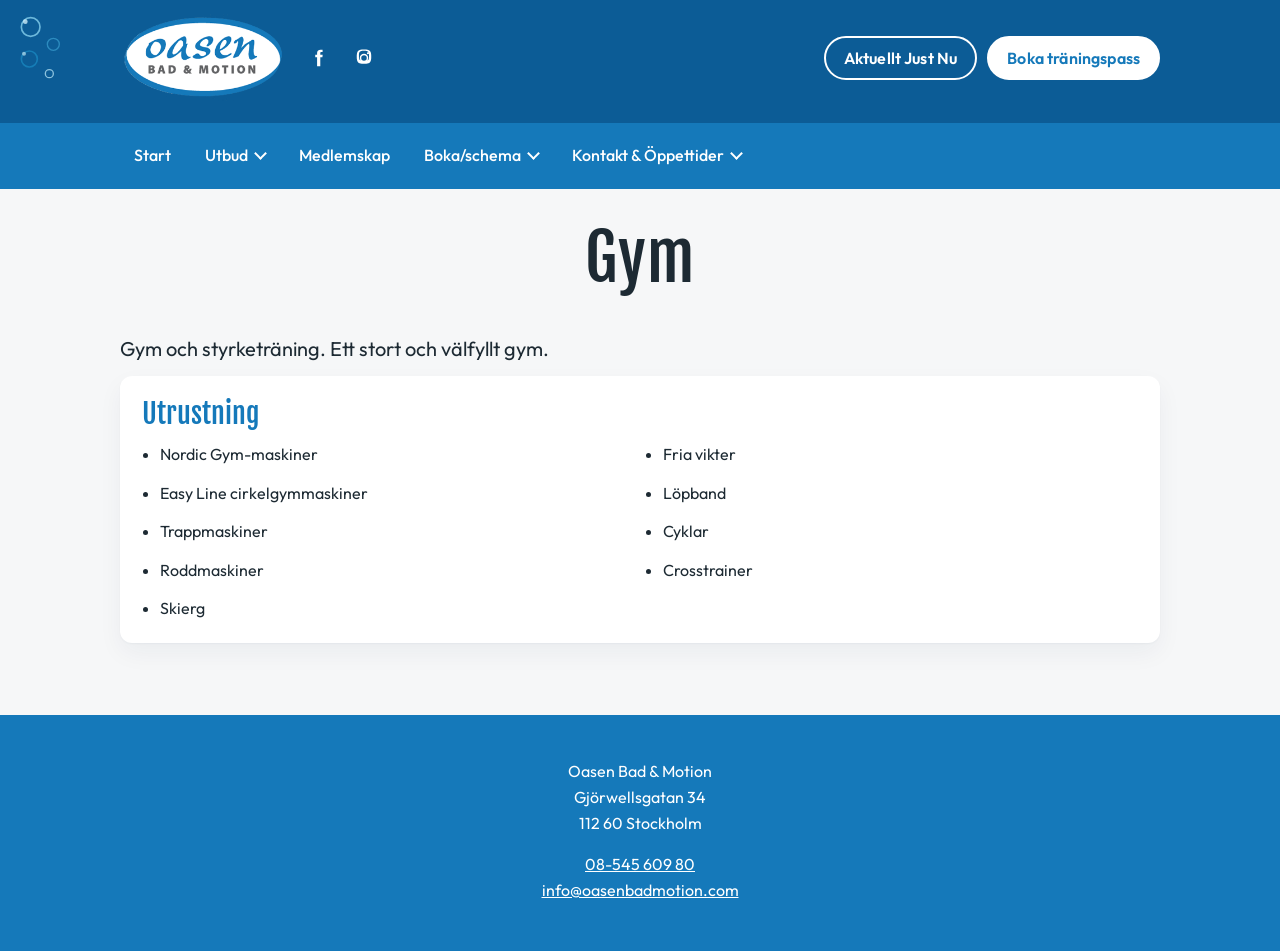
<file: utbud/gym.html>
<!doctype html>
<html lang="sv">
<head>
  <meta charset="utf-8">
  <meta name="viewport" content="width=device-width, initial-scale=1">
  <meta name="robots" content="noindex">
  <title>Gym · Oasen Bad &amp; Motion</title>
  <link rel="preconnect" href="https://fonts.googleapis.com">
  <link rel="preconnect" href="https://fonts.gstatic.com" crossorigin>
  <link href="https://fonts.googleapis.com/css2?family=Fjalla+One&family=Outfit:wght@400;500;600&display=swap" rel="stylesheet">
  <link rel="stylesheet" href="../css/styles.css">
</head>
<body class="page">
  <header class="site-header">
    <div class="top">
      <ul class="social">
        <li>
          <a href="https://www.facebook.com/Oasen-Bad-och-Motion-108928344077167/" aria-label="Facebook">
            <svg viewBox="0 0 24 24" aria-hidden="true"><path d="M14.5 8.5V6.8c0-.8.2-1.3 1.4-1.3H17V3h-2.1C12.2 3 11 4.4 11 6.6v1.9H9v2.6h2V21h3.5v-9.9h2.3l.3-2.6h-2.6z"/></svg>
          </a>
        </li>
        <li>
          <a href="https://www.instagram.com/oasenbadmotion/" aria-label="Instagram">
            <svg viewBox="0 0 24 24" aria-hidden="true"><path d="M12 7.4A4.6 4.6 0 1 0 12 16.6 4.6 4.6 0 0 0 12 7.4zm0 7.6a3 3 0 1 1 0-6 3 3 0 0 1 0 6zM17.4 6.8a1.1 1.1 0 1 1-2.2 0 1.1 1.1 0 0 1 2.2 0zM12 4.2c1.5 0 1.7 0 2.3.1.6 0 1 .1 1.3.3.4.1.6.3.9.6.3.3.5.5.6.9.2.3.3.7.3 1.3.1.6.1.8.1 2.3s0 1.7-.1 2.3c0 .6-.1 1-.3 1.3-.1.4-.3.6-.6.9-.3.3-.5.5-.9.6-.3.2-.7.3-1.3.3-.6.1-.8.1-2.3.1s-1.7 0-2.3-.1c-.6 0-1-.1-1.3-.3a2.4 2.4 0 0 1-.9-.6 2.4 2.4 0 0 1-.6-.9c-.2-.3-.3-.7-.3-1.3-.1-.6-.1-.8-.1-2.3s0-1.7.1-2.3c0-.6.1-1 .3-1.3.1-.4.3-.6.6-.9.3-.3.5-.5.9-.6.3-.2.7-.3 1.3-.3.6-.1.8-.1 2.3-.1zm0-1.6c-1.5 0-1.7 0-2.4.1-1.1.1-1.8.2-2.4.5a4 4 0 0 0-1.5 1 4 4 0 0 0-1 1.5c-.3.6-.4 1.3-.5 2.4-.1.7-.1.9-.1 2.4s0 1.7.1 2.4c.1 1.1.2 1.8.5 2.4a4 4 0 0 0 1 1.5 4 4 0 0 0 1.5 1c.6.3 1.3.4 2.4.5.7.1.9.1 2.4.1s1.7 0 2.4-.1c1.1-.1 1.8-.2 2.4-.5a4 4 0 0 0 1.5-1 4 4 0 0 0 1-1.5c.3-.6.4-1.3.5-2.4.1-.7.1-.9.1-2.4s0-1.7-.1-2.4c-.1-1.1-.2-1.8-.5-2.4a4 4 0 0 0-1-1.5 4 4 0 0 0-1.5-1c-.6-.3-1.3-.4-2.4-.5-.7-.1-.9-.1-2.4-.1z"/></svg>
          </a>
        </li>
      </ul>

      <a class="logo" href="../index.html">
        <img src="../images/logo.png" alt="Oasen Bad &amp; Motion" width="300" height="156">
      </a>

      <div class="actions">
        <a class="pill" href="https://u1163113.trgt.se/#aktuellt">Aktuellt Just Nu</a>
        <a class="pill" href="https://oasenbadmotion.goactivebooking.com/class-web-categories/1/classes?facility=1">Boka träningspass</a>
      </div>
    </div>

    <div class="nav-bar">
      <button class="nav-toggle" type="button" aria-expanded="false" aria-controls="menu">Meny</button>
      <nav id="menu" aria-label="Huvudmeny">
        <ul class="menu">
          <li><a href="../index.html">Start</a></li>
          <li class="has-sub">
            <a href="index.html" aria-expanded="false" aria-haspopup="true">Utbud</a>
            <ul class="sub">
              <li><a href="index.html">Utbud</a></li>
              <li><a href="pool.html">Pool</a></li>
              <li><a class="is-current" href="gym.html" aria-current="page">Gym</a></li>
              <li><a href="grupptraening.html">Gruppträning</a></li>
              <li><a href="x-fit.html">X-fit</a></li>
              <li><a href="pt.html">PT - Personlig Tränare</a></li>
              <li><a href="http://www.trampoolin.com/anlaggningar/kungsholmen-oasen/">Trampoolin simskola</a></li>
              <li><a href="halsoresor.html">Hälsoresor</a></li>
            </ul>
          </li>
          <li><a href="../medlemskap.html">Medlemskap</a></li>
          <li class="has-sub">
            <a href="../boka/schema/index.html" aria-expanded="false" aria-haspopup="true">Boka/schema</a>
            <ul class="sub">
              <li><a href="../boka/schema/index.html">Schema</a></li>
              <li><a href="../boka/schema/poolschema.htm">Poolschema</a></li>
            </ul>
          </li>
          <li class="has-sub">
            <a href="../kontakt/index.html" aria-expanded="false" aria-haspopup="true">Kontakt &amp; Öppettider</a>
            <ul class="sub">
              <li><a href="../kontakt/index.html">Kontakt &amp; Öppettider</a></li>
              <li><a href="../kontakt/integritetspolicy.html">Integritetspolicy</a></li>
              <li><a href="../kontakt/about.html">About Oasen Bad &amp; Motion</a></li>
            </ul>
          </li>
        </ul>
      </nav>
    </div>
    <h1>Gym</h1>
  </header>

  <main class="wrap">
    <div class="intro">
      <p>Gym och styrketräning. Ett stort och välfyllt gym.</p>
    </div>

    <section class="callout">
      <h2>Utrustning</h2>
      <ul class="gear">
        <li>Nordic Gym-maskiner</li>
        <li>Fria vikter</li>
        <li>Easy Line cirkelgymmaskiner</li>
        <li>Löpband</li>
        <li>Trappmaskiner</li>
        <li>Cyklar</li>
        <li>Roddmaskiner</li>
        <li>Crosstrainer</li>
        <li>Skierg</li>
      </ul>
    </section>
  </main>

  <footer class="site-footer">
    <p>
      Oasen Bad &amp; Motion<br>
      Gjörwellsgatan 34<br>
      112 60 Stockholm
    </p>
    <p>
      <a href="tel:+46854560980">08-545 609 80</a><br>
      <a href="mailto:info@oasenbadmotion.com">info@oasenbadmotion.com</a>
    </p>
  </footer>
  <script src="../js/nav.js"></script>
</body>
</html>
</file>
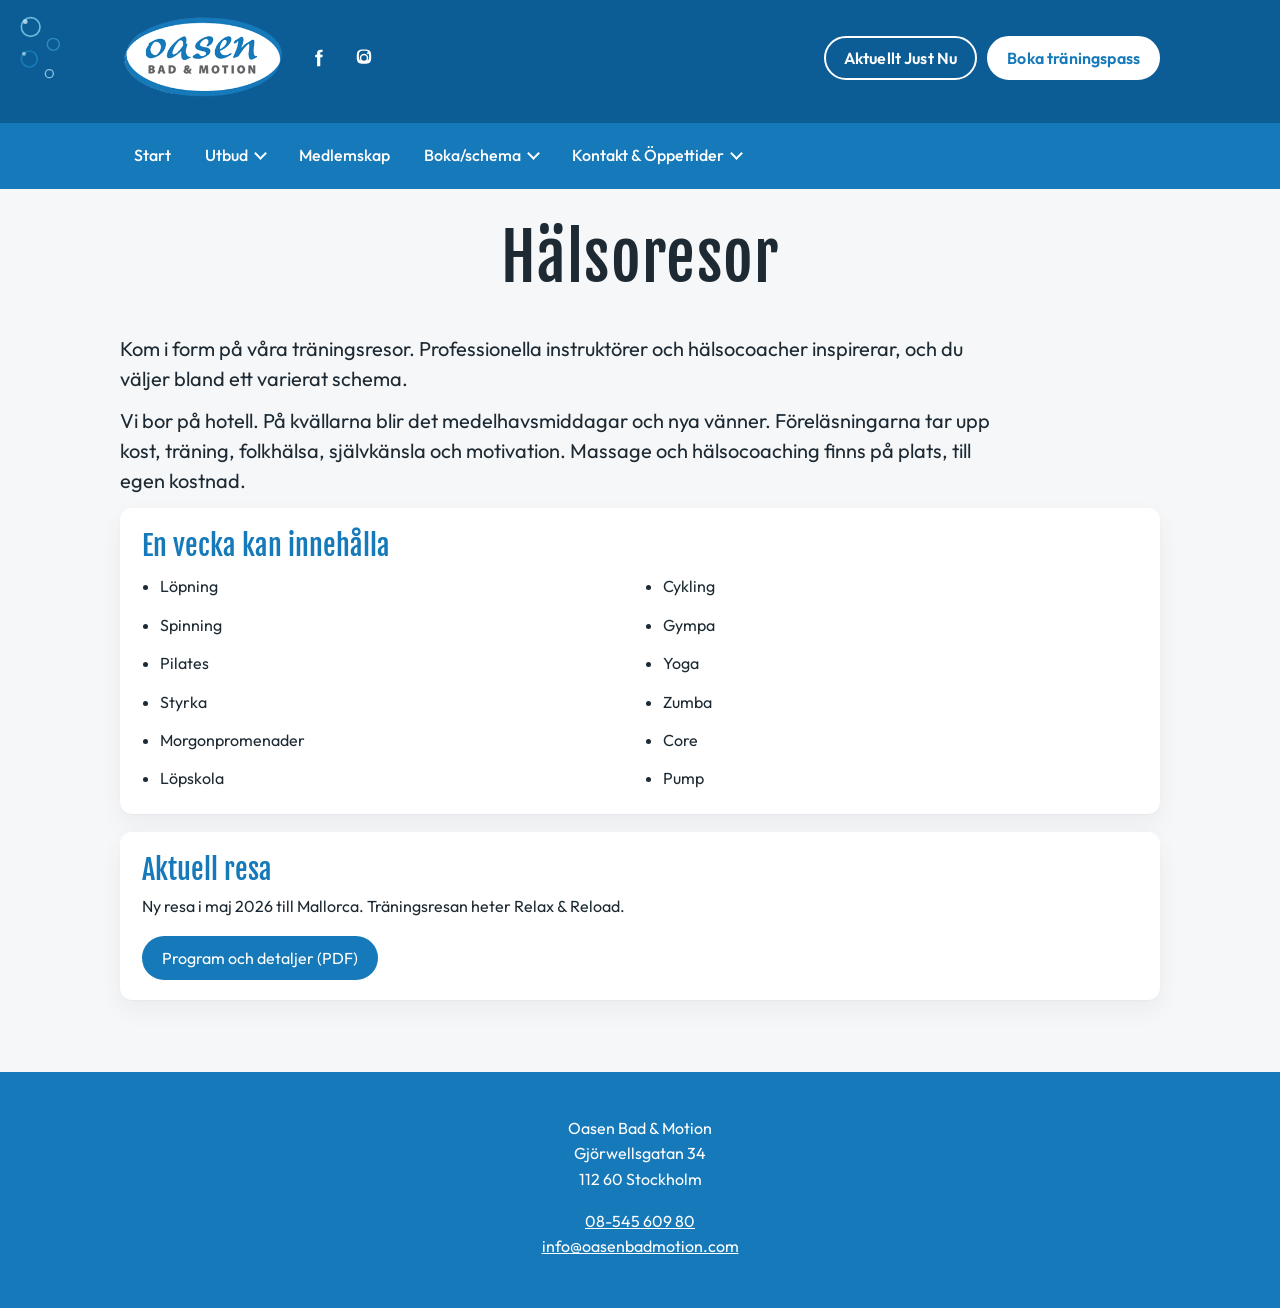
<file: utbud/halsoresor.html>
<!doctype html>
<html lang="sv">
<head>
  <meta charset="utf-8">
  <meta name="viewport" content="width=device-width, initial-scale=1">
  <meta name="robots" content="noindex">
  <title>Hälsoresor · Oasen Bad &amp; Motion</title>
  <link rel="preconnect" href="https://fonts.googleapis.com">
  <link rel="preconnect" href="https://fonts.gstatic.com" crossorigin>
  <link href="https://fonts.googleapis.com/css2?family=Fjalla+One&family=Outfit:wght@400;500;600&display=swap" rel="stylesheet">
  <link rel="stylesheet" href="../css/styles.css">
</head>
<body class="page">
  <header class="site-header">
    <div class="top">
      <ul class="social">
        <li>
          <a href="https://www.facebook.com/Oasen-Bad-och-Motion-108928344077167/" aria-label="Facebook">
            <svg viewBox="0 0 24 24" aria-hidden="true"><path d="M14.5 8.5V6.8c0-.8.2-1.3 1.4-1.3H17V3h-2.1C12.2 3 11 4.4 11 6.6v1.9H9v2.6h2V21h3.5v-9.9h2.3l.3-2.6h-2.6z"/></svg>
          </a>
        </li>
        <li>
          <a href="https://www.instagram.com/oasenbadmotion/" aria-label="Instagram">
            <svg viewBox="0 0 24 24" aria-hidden="true"><path d="M12 7.4A4.6 4.6 0 1 0 12 16.6 4.6 4.6 0 0 0 12 7.4zm0 7.6a3 3 0 1 1 0-6 3 3 0 0 1 0 6zM17.4 6.8a1.1 1.1 0 1 1-2.2 0 1.1 1.1 0 0 1 2.2 0zM12 4.2c1.5 0 1.7 0 2.3.1.6 0 1 .1 1.3.3.4.1.6.3.9.6.3.3.5.5.6.9.2.3.3.7.3 1.3.1.6.1.8.1 2.3s0 1.7-.1 2.3c0 .6-.1 1-.3 1.3-.1.4-.3.6-.6.9-.3.3-.5.5-.9.6-.3.2-.7.3-1.3.3-.6.1-.8.1-2.3.1s-1.7 0-2.3-.1c-.6 0-1-.1-1.3-.3a2.4 2.4 0 0 1-.9-.6 2.4 2.4 0 0 1-.6-.9c-.2-.3-.3-.7-.3-1.3-.1-.6-.1-.8-.1-2.3s0-1.7.1-2.3c0-.6.1-1 .3-1.3.1-.4.3-.6.6-.9.3-.3.5-.5.9-.6.3-.2.7-.3 1.3-.3.6-.1.8-.1 2.3-.1zm0-1.6c-1.5 0-1.7 0-2.4.1-1.1.1-1.8.2-2.4.5a4 4 0 0 0-1.5 1 4 4 0 0 0-1 1.5c-.3.6-.4 1.3-.5 2.4-.1.7-.1.9-.1 2.4s0 1.7.1 2.4c.1 1.1.2 1.8.5 2.4a4 4 0 0 0 1 1.5 4 4 0 0 0 1.5 1c.6.3 1.3.4 2.4.5.7.1.9.1 2.4.1s1.7 0 2.4-.1c1.1-.1 1.8-.2 2.4-.5a4 4 0 0 0 1.5-1 4 4 0 0 0 1-1.5c.3-.6.4-1.3.5-2.4.1-.7.1-.9.1-2.4s0-1.7-.1-2.4c-.1-1.1-.2-1.8-.5-2.4a4 4 0 0 0-1-1.5 4 4 0 0 0-1.5-1c-.6-.3-1.3-.4-2.4-.5-.7-.1-.9-.1-2.4-.1z"/></svg>
          </a>
        </li>
      </ul>

      <a class="logo" href="../index.html">
        <img src="../images/logo.png" alt="Oasen Bad &amp; Motion" width="300" height="156">
      </a>

      <div class="actions">
        <a class="pill" href="https://u1163113.trgt.se/#aktuellt">Aktuellt Just Nu</a>
        <a class="pill" href="https://oasenbadmotion.goactivebooking.com/class-web-categories/1/classes?facility=1">Boka träningspass</a>
      </div>
    </div>

    <div class="nav-bar">
      <button class="nav-toggle" type="button" aria-expanded="false" aria-controls="menu">Meny</button>
      <nav id="menu" aria-label="Huvudmeny">
        <ul class="menu">
          <li><a href="../index.html">Start</a></li>
          <li class="has-sub">
            <a href="index.html" aria-expanded="false" aria-haspopup="true">Utbud</a>
            <ul class="sub">
              <li><a href="index.html">Utbud</a></li>
              <li><a href="pool.html">Pool</a></li>
              <li><a href="gym.html">Gym</a></li>
              <li><a href="grupptraening.html">Gruppträning</a></li>
              <li><a href="x-fit.html">X-fit</a></li>
              <li><a href="pt.html">PT - Personlig Tränare</a></li>
              <li><a href="http://www.trampoolin.com/anlaggningar/kungsholmen-oasen/">Trampoolin simskola</a></li>
              <li><a class="is-current" href="halsoresor.html" aria-current="page">Hälsoresor</a></li>
            </ul>
          </li>
          <li><a href="../medlemskap.html">Medlemskap</a></li>
          <li class="has-sub">
            <a href="../boka/schema/index.html" aria-expanded="false" aria-haspopup="true">Boka/schema</a>
            <ul class="sub">
              <li><a href="../boka/schema/index.html">Schema</a></li>
              <li><a href="../boka/schema/poolschema.htm">Poolschema</a></li>
            </ul>
          </li>
          <li class="has-sub">
            <a href="../kontakt/index.html" aria-expanded="false" aria-haspopup="true">Kontakt &amp; Öppettider</a>
            <ul class="sub">
              <li><a href="../kontakt/index.html">Kontakt &amp; Öppettider</a></li>
              <li><a href="../kontakt/integritetspolicy.html">Integritetspolicy</a></li>
              <li><a href="../kontakt/about.html">About Oasen Bad &amp; Motion</a></li>
            </ul>
          </li>
        </ul>
      </nav>
    </div>
    <h1>Hälsoresor</h1>
  </header>

  <main class="wrap">
    <div class="intro">
      <p>Kom i form på våra träningsresor. Professionella instruktörer och hälsocoacher inspirerar, och du väljer bland ett varierat schema.</p>
      <p>Vi bor på hotell. På kvällarna blir det medelhavsmiddagar och nya vänner. Föreläsningarna tar upp kost, träning, folkhälsa, självkänsla och motivation. Massage och hälsocoaching finns på plats, till egen kostnad.</p>
    </div>

    <section class="callout">
      <h2>En vecka kan innehålla</h2>
      <ul class="gear">
        <li>Löpning</li>
        <li>Cykling</li>
        <li>Spinning</li>
        <li>Gympa</li>
        <li>Pilates</li>
        <li>Yoga</li>
        <li>Styrka</li>
        <li>Zumba</li>
        <li>Morgonpromenader</li>
        <li>Core</li>
        <li>Löpskola</li>
        <li>Pump</li>
      </ul>
    </section>

    <section class="callout">
      <h2>Aktuell resa</h2>
      <p>Ny resa i maj 2026 till Mallorca. Träningsresan heter Relax &amp; Reload.</p>
      <a class="cta" href="../filer/Mallorcamaj2026meddetaljer.pdf">Program och detaljer (PDF)</a>
    </section>
  </main>

  <footer class="site-footer">
    <p>
      Oasen Bad &amp; Motion<br>
      Gjörwellsgatan 34<br>
      112 60 Stockholm
    </p>
    <p>
      <a href="tel:+46854560980">08-545 609 80</a><br>
      <a href="mailto:info@oasenbadmotion.com">info@oasenbadmotion.com</a>
    </p>
  </footer>
  <script src="../js/nav.js"></script>
</body>
</html>
</file>
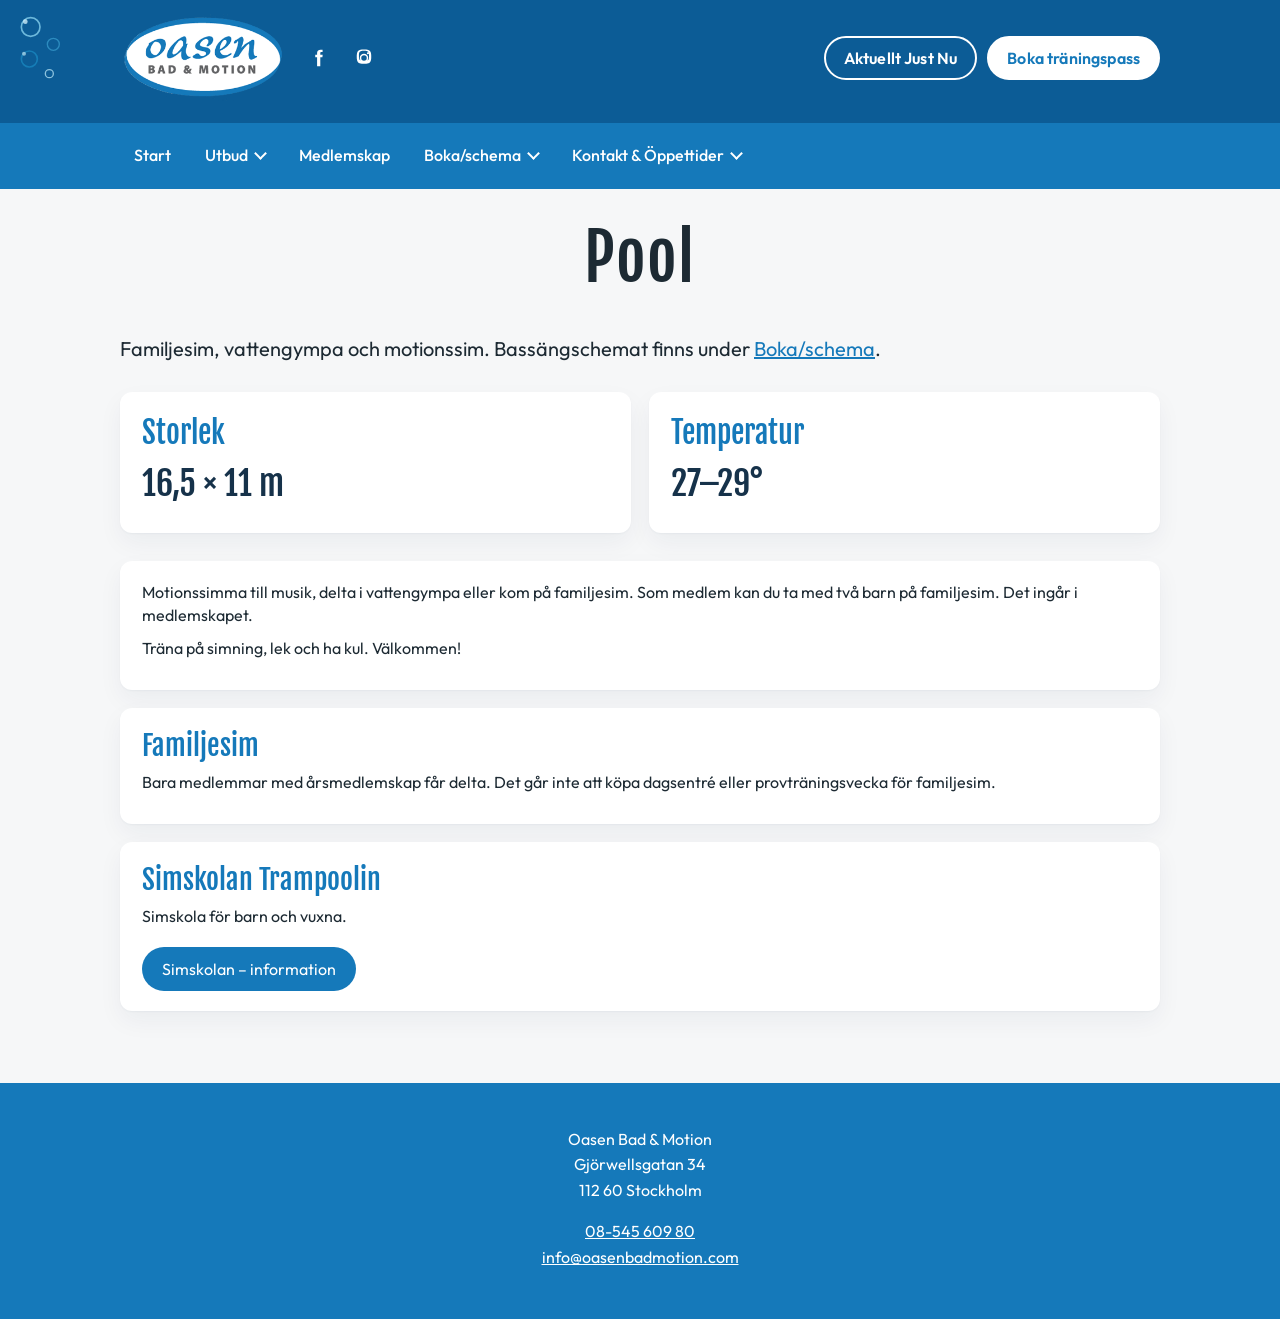
<file: utbud/pool.html>
<!doctype html>
<html lang="sv">
<head>
  <meta charset="utf-8">
  <meta name="viewport" content="width=device-width, initial-scale=1">
  <meta name="robots" content="noindex">
  <title>Pool · Oasen Bad &amp; Motion</title>
  <link rel="preconnect" href="https://fonts.googleapis.com">
  <link rel="preconnect" href="https://fonts.gstatic.com" crossorigin>
  <link href="https://fonts.googleapis.com/css2?family=Fjalla+One&family=Outfit:wght@400;500;600&display=swap" rel="stylesheet">
  <link rel="stylesheet" href="../css/styles.css">
</head>
<body class="page">
  <header class="site-header">
    <div class="top">
      <ul class="social">
        <li>
          <a href="https://www.facebook.com/Oasen-Bad-och-Motion-108928344077167/" aria-label="Facebook">
            <svg viewBox="0 0 24 24" aria-hidden="true"><path d="M14.5 8.5V6.8c0-.8.2-1.3 1.4-1.3H17V3h-2.1C12.2 3 11 4.4 11 6.6v1.9H9v2.6h2V21h3.5v-9.9h2.3l.3-2.6h-2.6z"/></svg>
          </a>
        </li>
        <li>
          <a href="https://www.instagram.com/oasenbadmotion/" aria-label="Instagram">
            <svg viewBox="0 0 24 24" aria-hidden="true"><path d="M12 7.4A4.6 4.6 0 1 0 12 16.6 4.6 4.6 0 0 0 12 7.4zm0 7.6a3 3 0 1 1 0-6 3 3 0 0 1 0 6zM17.4 6.8a1.1 1.1 0 1 1-2.2 0 1.1 1.1 0 0 1 2.2 0zM12 4.2c1.5 0 1.7 0 2.3.1.6 0 1 .1 1.3.3.4.1.6.3.9.6.3.3.5.5.6.9.2.3.3.7.3 1.3.1.6.1.8.1 2.3s0 1.7-.1 2.3c0 .6-.1 1-.3 1.3-.1.4-.3.6-.6.9-.3.3-.5.5-.9.6-.3.2-.7.3-1.3.3-.6.1-.8.1-2.3.1s-1.7 0-2.3-.1c-.6 0-1-.1-1.3-.3a2.4 2.4 0 0 1-.9-.6 2.4 2.4 0 0 1-.6-.9c-.2-.3-.3-.7-.3-1.3-.1-.6-.1-.8-.1-2.3s0-1.7.1-2.3c0-.6.1-1 .3-1.3.1-.4.3-.6.6-.9.3-.3.5-.5.9-.6.3-.2.7-.3 1.3-.3.6-.1.8-.1 2.3-.1zm0-1.6c-1.5 0-1.7 0-2.4.1-1.1.1-1.8.2-2.4.5a4 4 0 0 0-1.5 1 4 4 0 0 0-1 1.5c-.3.6-.4 1.3-.5 2.4-.1.7-.1.9-.1 2.4s0 1.7.1 2.4c.1 1.1.2 1.8.5 2.4a4 4 0 0 0 1 1.5 4 4 0 0 0 1.5 1c.6.3 1.3.4 2.4.5.7.1.9.1 2.4.1s1.7 0 2.4-.1c1.1-.1 1.8-.2 2.4-.5a4 4 0 0 0 1.5-1 4 4 0 0 0 1-1.5c.3-.6.4-1.3.5-2.4.1-.7.1-.9.1-2.4s0-1.7-.1-2.4c-.1-1.1-.2-1.8-.5-2.4a4 4 0 0 0-1-1.5 4 4 0 0 0-1.5-1c-.6-.3-1.3-.4-2.4-.5-.7-.1-.9-.1-2.4-.1z"/></svg>
          </a>
        </li>
      </ul>

      <a class="logo" href="../index.html">
        <img src="../images/logo.png" alt="Oasen Bad &amp; Motion" width="300" height="156">
      </a>

      <div class="actions">
        <a class="pill" href="https://u1163113.trgt.se/#aktuellt">Aktuellt Just Nu</a>
        <a class="pill" href="https://oasenbadmotion.goactivebooking.com/class-web-categories/1/classes?facility=1">Boka träningspass</a>
      </div>
    </div>

    <div class="nav-bar">
      <button class="nav-toggle" type="button" aria-expanded="false" aria-controls="menu">Meny</button>
      <nav id="menu" aria-label="Huvudmeny">
        <ul class="menu">
          <li><a href="../index.html">Start</a></li>
          <li class="has-sub">
            <a href="index.html" aria-expanded="false" aria-haspopup="true">Utbud</a>
            <ul class="sub">
              <li><a href="index.html">Utbud</a></li>
              <li><a class="is-current" href="pool.html" aria-current="page">Pool</a></li>
              <li><a href="gym.html">Gym</a></li>
              <li><a href="grupptraening.html">Gruppträning</a></li>
              <li><a href="x-fit.html">X-fit</a></li>
              <li><a href="pt.html">PT - Personlig Tränare</a></li>
              <li><a href="http://www.trampoolin.com/anlaggningar/kungsholmen-oasen/">Trampoolin simskola</a></li>
              <li><a href="halsoresor.html">Hälsoresor</a></li>
            </ul>
          </li>
          <li><a href="../medlemskap.html">Medlemskap</a></li>
          <li class="has-sub">
            <a href="../boka/schema/index.html" aria-expanded="false" aria-haspopup="true">Boka/schema</a>
            <ul class="sub">
              <li><a href="../boka/schema/index.html">Schema</a></li>
              <li><a href="../boka/schema/poolschema.htm">Poolschema</a></li>
            </ul>
          </li>
          <li class="has-sub">
            <a href="../kontakt/index.html" aria-expanded="false" aria-haspopup="true">Kontakt &amp; Öppettider</a>
            <ul class="sub">
              <li><a href="../kontakt/index.html">Kontakt &amp; Öppettider</a></li>
              <li><a href="../kontakt/integritetspolicy.html">Integritetspolicy</a></li>
              <li><a href="../kontakt/about.html">About Oasen Bad &amp; Motion</a></li>
            </ul>
          </li>
        </ul>
      </nav>
    </div>
    <h1>Pool</h1>
  </header>

  <main class="wrap">
    <div class="intro">
      <p>Familjesim, vattengympa och motionssim. Bassängschemat finns under <a href="../boka/schema/poolschema.htm">Boka/schema</a>.</p>
    </div>

    <div class="facts">
      <article class="card">
        <h2>Storlek</h2>
        <p class="amount">16,5 × 11 m</p>
      </article>
      <article class="card">
        <h2>Temperatur</h2>
        <p class="amount">27–29°</p>
      </article>
    </div>

    <section class="callout">
      <p>Motionssimma till musik, delta i vattengympa eller kom på familjesim. Som medlem kan du ta med två barn på familjesim. Det ingår i medlemskapet.</p>
      <p>Träna på simning, lek och ha kul. Välkommen!</p>
    </section>

    <section class="callout">
      <h2>Familjesim</h2>
      <p>Bara medlemmar med årsmedlemskap får delta. Det går inte att köpa dagsentré eller provträningsvecka för familjesim.</p>
    </section>

    <section class="callout">
      <h2>Simskolan Trampoolin</h2>
      <p>Simskola för barn och vuxna.</p>
      <a class="cta" href="http://www.trampoolin.com/anlaggningar/kungsholmen-oasen/">Simskolan – information</a>
    </section>
  </main>

  <footer class="site-footer">
    <p>
      Oasen Bad &amp; Motion<br>
      Gjörwellsgatan 34<br>
      112 60 Stockholm
    </p>
    <p>
      <a href="tel:+46854560980">08-545 609 80</a><br>
      <a href="mailto:info@oasenbadmotion.com">info@oasenbadmotion.com</a>
    </p>
  </footer>
  <script src="../js/nav.js"></script>
</body>
</html>
</file>
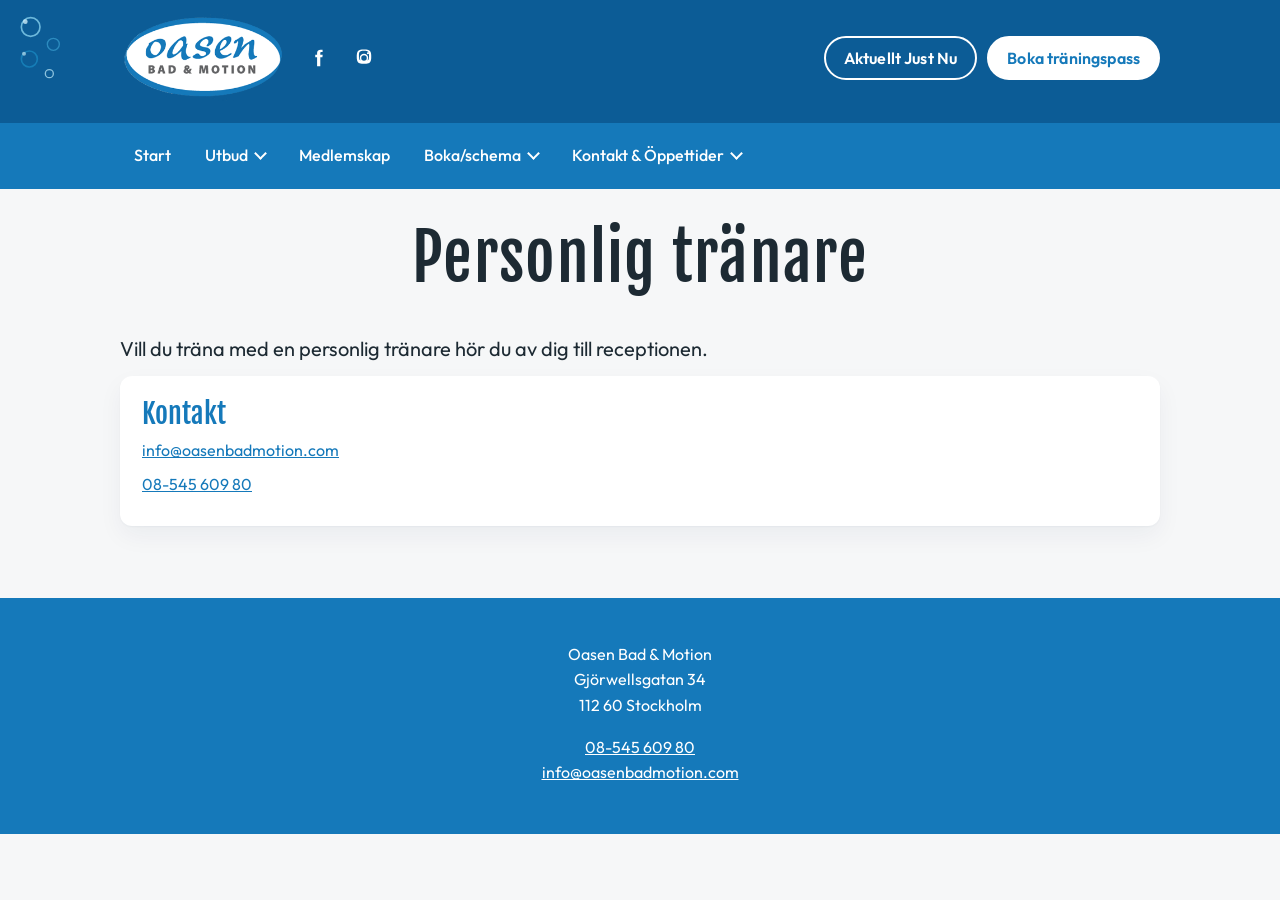
<file: utbud/pt.html>
<!doctype html>
<html lang="sv">
<head>
  <meta charset="utf-8">
  <meta name="viewport" content="width=device-width, initial-scale=1">
  <meta name="robots" content="noindex">
  <title>Personlig tränare · Oasen Bad &amp; Motion</title>
  <link rel="preconnect" href="https://fonts.googleapis.com">
  <link rel="preconnect" href="https://fonts.gstatic.com" crossorigin>
  <link href="https://fonts.googleapis.com/css2?family=Fjalla+One&family=Outfit:wght@400;500;600&display=swap" rel="stylesheet">
  <link rel="stylesheet" href="../css/styles.css">
</head>
<body class="page">
  <header class="site-header">
    <div class="top">
      <ul class="social">
        <li>
          <a href="https://www.facebook.com/Oasen-Bad-och-Motion-108928344077167/" aria-label="Facebook">
            <svg viewBox="0 0 24 24" aria-hidden="true"><path d="M14.5 8.5V6.8c0-.8.2-1.3 1.4-1.3H17V3h-2.1C12.2 3 11 4.4 11 6.6v1.9H9v2.6h2V21h3.5v-9.9h2.3l.3-2.6h-2.6z"/></svg>
          </a>
        </li>
        <li>
          <a href="https://www.instagram.com/oasenbadmotion/" aria-label="Instagram">
            <svg viewBox="0 0 24 24" aria-hidden="true"><path d="M12 7.4A4.6 4.6 0 1 0 12 16.6 4.6 4.6 0 0 0 12 7.4zm0 7.6a3 3 0 1 1 0-6 3 3 0 0 1 0 6zM17.4 6.8a1.1 1.1 0 1 1-2.2 0 1.1 1.1 0 0 1 2.2 0zM12 4.2c1.5 0 1.7 0 2.3.1.6 0 1 .1 1.3.3.4.1.6.3.9.6.3.3.5.5.6.9.2.3.3.7.3 1.3.1.6.1.8.1 2.3s0 1.7-.1 2.3c0 .6-.1 1-.3 1.3-.1.4-.3.6-.6.9-.3.3-.5.5-.9.6-.3.2-.7.3-1.3.3-.6.1-.8.1-2.3.1s-1.7 0-2.3-.1c-.6 0-1-.1-1.3-.3a2.4 2.4 0 0 1-.9-.6 2.4 2.4 0 0 1-.6-.9c-.2-.3-.3-.7-.3-1.3-.1-.6-.1-.8-.1-2.3s0-1.7.1-2.3c0-.6.1-1 .3-1.3.1-.4.3-.6.6-.9.3-.3.5-.5.9-.6.3-.2.7-.3 1.3-.3.6-.1.8-.1 2.3-.1zm0-1.6c-1.5 0-1.7 0-2.4.1-1.1.1-1.8.2-2.4.5a4 4 0 0 0-1.5 1 4 4 0 0 0-1 1.5c-.3.6-.4 1.3-.5 2.4-.1.7-.1.9-.1 2.4s0 1.7.1 2.4c.1 1.1.2 1.8.5 2.4a4 4 0 0 0 1 1.5 4 4 0 0 0 1.5 1c.6.3 1.3.4 2.4.5.7.1.9.1 2.4.1s1.7 0 2.4-.1c1.1-.1 1.8-.2 2.4-.5a4 4 0 0 0 1.5-1 4 4 0 0 0 1-1.5c.3-.6.4-1.3.5-2.4.1-.7.1-.9.1-2.4s0-1.7-.1-2.4c-.1-1.1-.2-1.8-.5-2.4a4 4 0 0 0-1-1.5 4 4 0 0 0-1.5-1c-.6-.3-1.3-.4-2.4-.5-.7-.1-.9-.1-2.4-.1z"/></svg>
          </a>
        </li>
      </ul>

      <a class="logo" href="../index.html">
        <img src="../images/logo.png" alt="Oasen Bad &amp; Motion" width="300" height="156">
      </a>

      <div class="actions">
        <a class="pill" href="https://u1163113.trgt.se/#aktuellt">Aktuellt Just Nu</a>
        <a class="pill" href="https://oasenbadmotion.goactivebooking.com/class-web-categories/1/classes?facility=1">Boka träningspass</a>
      </div>
    </div>

    <div class="nav-bar">
      <button class="nav-toggle" type="button" aria-expanded="false" aria-controls="menu">Meny</button>
      <nav id="menu" aria-label="Huvudmeny">
        <ul class="menu">
          <li><a href="../index.html">Start</a></li>
          <li class="has-sub">
            <a href="index.html" aria-expanded="false" aria-haspopup="true">Utbud</a>
            <ul class="sub">
              <li><a href="index.html">Utbud</a></li>
              <li><a href="pool.html">Pool</a></li>
              <li><a href="gym.html">Gym</a></li>
              <li><a href="grupptraening.html">Gruppträning</a></li>
              <li><a href="x-fit.html">X-fit</a></li>
              <li><a class="is-current" href="pt.html" aria-current="page">PT - Personlig Tränare</a></li>
              <li><a href="http://www.trampoolin.com/anlaggningar/kungsholmen-oasen/">Trampoolin simskola</a></li>
              <li><a href="halsoresor.html">Hälsoresor</a></li>
            </ul>
          </li>
          <li><a href="../medlemskap.html">Medlemskap</a></li>
          <li class="has-sub">
            <a href="../boka/schema/index.html" aria-expanded="false" aria-haspopup="true">Boka/schema</a>
            <ul class="sub">
              <li><a href="../boka/schema/index.html">Schema</a></li>
              <li><a href="../boka/schema/poolschema.htm">Poolschema</a></li>
            </ul>
          </li>
          <li class="has-sub">
            <a href="../kontakt/index.html" aria-expanded="false" aria-haspopup="true">Kontakt &amp; Öppettider</a>
            <ul class="sub">
              <li><a href="../kontakt/index.html">Kontakt &amp; Öppettider</a></li>
              <li><a href="../kontakt/integritetspolicy.html">Integritetspolicy</a></li>
              <li><a href="../kontakt/about.html">About Oasen Bad &amp; Motion</a></li>
            </ul>
          </li>
        </ul>
      </nav>
    </div>
    <h1>Personlig tränare</h1>
  </header>

  <main class="wrap">
    <div class="intro">
      <p>Vill du träna med en personlig tränare hör du av dig till receptionen.</p>
    </div>

    <section class="callout">
      <h2>Kontakt</h2>
      <p><a href="mailto:info@oasenbadmotion.com">info@oasenbadmotion.com</a></p>
      <p><a href="tel:+46854560980">08-545 609 80</a></p>
    </section>
  </main>

  <footer class="site-footer">
    <p>
      Oasen Bad &amp; Motion<br>
      Gjörwellsgatan 34<br>
      112 60 Stockholm
    </p>
    <p>
      <a href="tel:+46854560980">08-545 609 80</a><br>
      <a href="mailto:info@oasenbadmotion.com">info@oasenbadmotion.com</a>
    </p>
  </footer>
  <script src="../js/nav.js"></script>
</body>
</html>
</file>
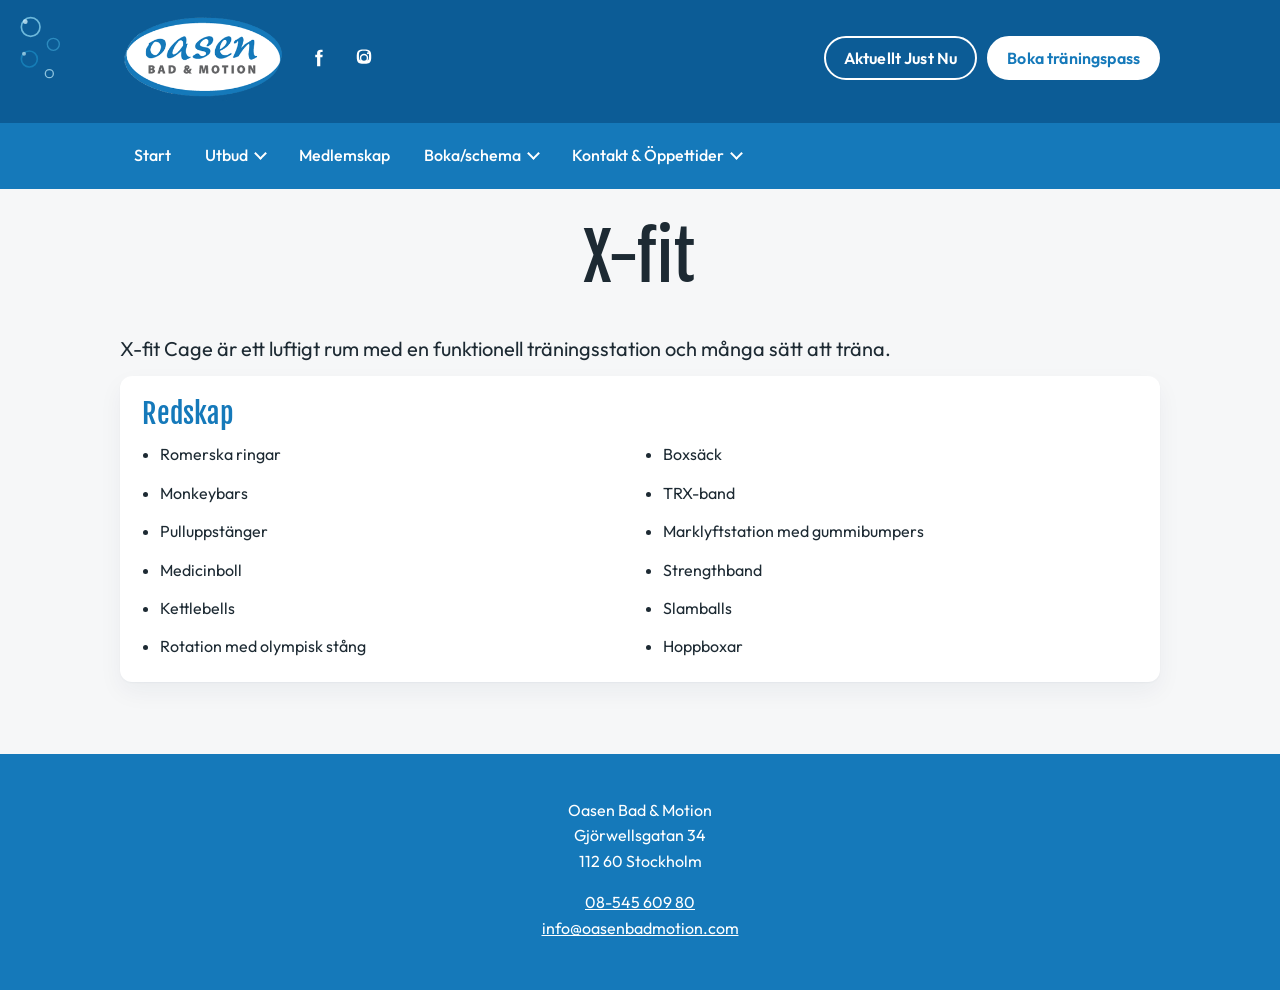
<file: utbud/x-fit.html>
<!doctype html>
<html lang="sv">
<head>
  <meta charset="utf-8">
  <meta name="viewport" content="width=device-width, initial-scale=1">
  <meta name="robots" content="noindex">
  <title>X-fit · Oasen Bad &amp; Motion</title>
  <link rel="preconnect" href="https://fonts.googleapis.com">
  <link rel="preconnect" href="https://fonts.gstatic.com" crossorigin>
  <link href="https://fonts.googleapis.com/css2?family=Fjalla+One&family=Outfit:wght@400;500;600&display=swap" rel="stylesheet">
  <link rel="stylesheet" href="../css/styles.css">
</head>
<body class="page">
  <header class="site-header">
    <div class="top">
      <ul class="social">
        <li>
          <a href="https://www.facebook.com/Oasen-Bad-och-Motion-108928344077167/" aria-label="Facebook">
            <svg viewBox="0 0 24 24" aria-hidden="true"><path d="M14.5 8.5V6.8c0-.8.2-1.3 1.4-1.3H17V3h-2.1C12.2 3 11 4.4 11 6.6v1.9H9v2.6h2V21h3.5v-9.9h2.3l.3-2.6h-2.6z"/></svg>
          </a>
        </li>
        <li>
          <a href="https://www.instagram.com/oasenbadmotion/" aria-label="Instagram">
            <svg viewBox="0 0 24 24" aria-hidden="true"><path d="M12 7.4A4.6 4.6 0 1 0 12 16.6 4.6 4.6 0 0 0 12 7.4zm0 7.6a3 3 0 1 1 0-6 3 3 0 0 1 0 6zM17.4 6.8a1.1 1.1 0 1 1-2.2 0 1.1 1.1 0 0 1 2.2 0zM12 4.2c1.5 0 1.7 0 2.3.1.6 0 1 .1 1.3.3.4.1.6.3.9.6.3.3.5.5.6.9.2.3.3.7.3 1.3.1.6.1.8.1 2.3s0 1.7-.1 2.3c0 .6-.1 1-.3 1.3-.1.4-.3.6-.6.9-.3.3-.5.5-.9.6-.3.2-.7.3-1.3.3-.6.1-.8.1-2.3.1s-1.7 0-2.3-.1c-.6 0-1-.1-1.3-.3a2.4 2.4 0 0 1-.9-.6 2.4 2.4 0 0 1-.6-.9c-.2-.3-.3-.7-.3-1.3-.1-.6-.1-.8-.1-2.3s0-1.7.1-2.3c0-.6.1-1 .3-1.3.1-.4.3-.6.6-.9.3-.3.5-.5.9-.6.3-.2.7-.3 1.3-.3.6-.1.8-.1 2.3-.1zm0-1.6c-1.5 0-1.7 0-2.4.1-1.1.1-1.8.2-2.4.5a4 4 0 0 0-1.5 1 4 4 0 0 0-1 1.5c-.3.6-.4 1.3-.5 2.4-.1.7-.1.9-.1 2.4s0 1.7.1 2.4c.1 1.1.2 1.8.5 2.4a4 4 0 0 0 1 1.5 4 4 0 0 0 1.5 1c.6.3 1.3.4 2.4.5.7.1.9.1 2.4.1s1.7 0 2.4-.1c1.1-.1 1.8-.2 2.4-.5a4 4 0 0 0 1.5-1 4 4 0 0 0 1-1.5c.3-.6.4-1.3.5-2.4.1-.7.1-.9.1-2.4s0-1.7-.1-2.4c-.1-1.1-.2-1.8-.5-2.4a4 4 0 0 0-1-1.5 4 4 0 0 0-1.5-1c-.6-.3-1.3-.4-2.4-.5-.7-.1-.9-.1-2.4-.1z"/></svg>
          </a>
        </li>
      </ul>

      <a class="logo" href="../index.html">
        <img src="../images/logo.png" alt="Oasen Bad &amp; Motion" width="300" height="156">
      </a>

      <div class="actions">
        <a class="pill" href="https://u1163113.trgt.se/#aktuellt">Aktuellt Just Nu</a>
        <a class="pill" href="https://oasenbadmotion.goactivebooking.com/class-web-categories/1/classes?facility=1">Boka träningspass</a>
      </div>
    </div>

    <div class="nav-bar">
      <button class="nav-toggle" type="button" aria-expanded="false" aria-controls="menu">Meny</button>
      <nav id="menu" aria-label="Huvudmeny">
        <ul class="menu">
          <li><a href="../index.html">Start</a></li>
          <li class="has-sub">
            <a href="index.html" aria-expanded="false" aria-haspopup="true">Utbud</a>
            <ul class="sub">
              <li><a href="index.html">Utbud</a></li>
              <li><a href="pool.html">Pool</a></li>
              <li><a href="gym.html">Gym</a></li>
              <li><a href="grupptraening.html">Gruppträning</a></li>
              <li><a class="is-current" href="x-fit.html" aria-current="page">X-fit</a></li>
              <li><a href="pt.html">PT - Personlig Tränare</a></li>
              <li><a href="http://www.trampoolin.com/anlaggningar/kungsholmen-oasen/">Trampoolin simskola</a></li>
              <li><a href="halsoresor.html">Hälsoresor</a></li>
            </ul>
          </li>
          <li><a href="../medlemskap.html">Medlemskap</a></li>
          <li class="has-sub">
            <a href="../boka/schema/index.html" aria-expanded="false" aria-haspopup="true">Boka/schema</a>
            <ul class="sub">
              <li><a href="../boka/schema/index.html">Schema</a></li>
              <li><a href="../boka/schema/poolschema.htm">Poolschema</a></li>
            </ul>
          </li>
          <li class="has-sub">
            <a href="../kontakt/index.html" aria-expanded="false" aria-haspopup="true">Kontakt &amp; Öppettider</a>
            <ul class="sub">
              <li><a href="../kontakt/index.html">Kontakt &amp; Öppettider</a></li>
              <li><a href="../kontakt/integritetspolicy.html">Integritetspolicy</a></li>
              <li><a href="../kontakt/about.html">About Oasen Bad &amp; Motion</a></li>
            </ul>
          </li>
        </ul>
      </nav>
    </div>
    <h1>X-fit</h1>
  </header>

  <main class="wrap">
    <div class="intro">
      <p>X-fit Cage är ett luftigt rum med en funktionell träningsstation och många sätt att träna.</p>
    </div>

    <section class="callout">
      <h2>Redskap</h2>
      <ul class="gear">
        <li>Romerska ringar</li>
        <li>Boxsäck</li>
        <li>Monkeybars</li>
        <li>TRX-band</li>
        <li>Pulluppstänger</li>
        <li>Marklyftstation med gummibumpers</li>
        <li>Medicinboll</li>
        <li>Strengthband</li>
        <li>Kettlebells</li>
        <li>Slamballs</li>
        <li>Rotation med olympisk stång</li>
        <li>Hoppboxar</li>
      </ul>
    </section>
  </main>

  <footer class="site-footer">
    <p>
      Oasen Bad &amp; Motion<br>
      Gjörwellsgatan 34<br>
      112 60 Stockholm
    </p>
    <p>
      <a href="tel:+46854560980">08-545 609 80</a><br>
      <a href="mailto:info@oasenbadmotion.com">info@oasenbadmotion.com</a>
    </p>
  </footer>
  <script src="../js/nav.js"></script>
</body>
</html>
</file>
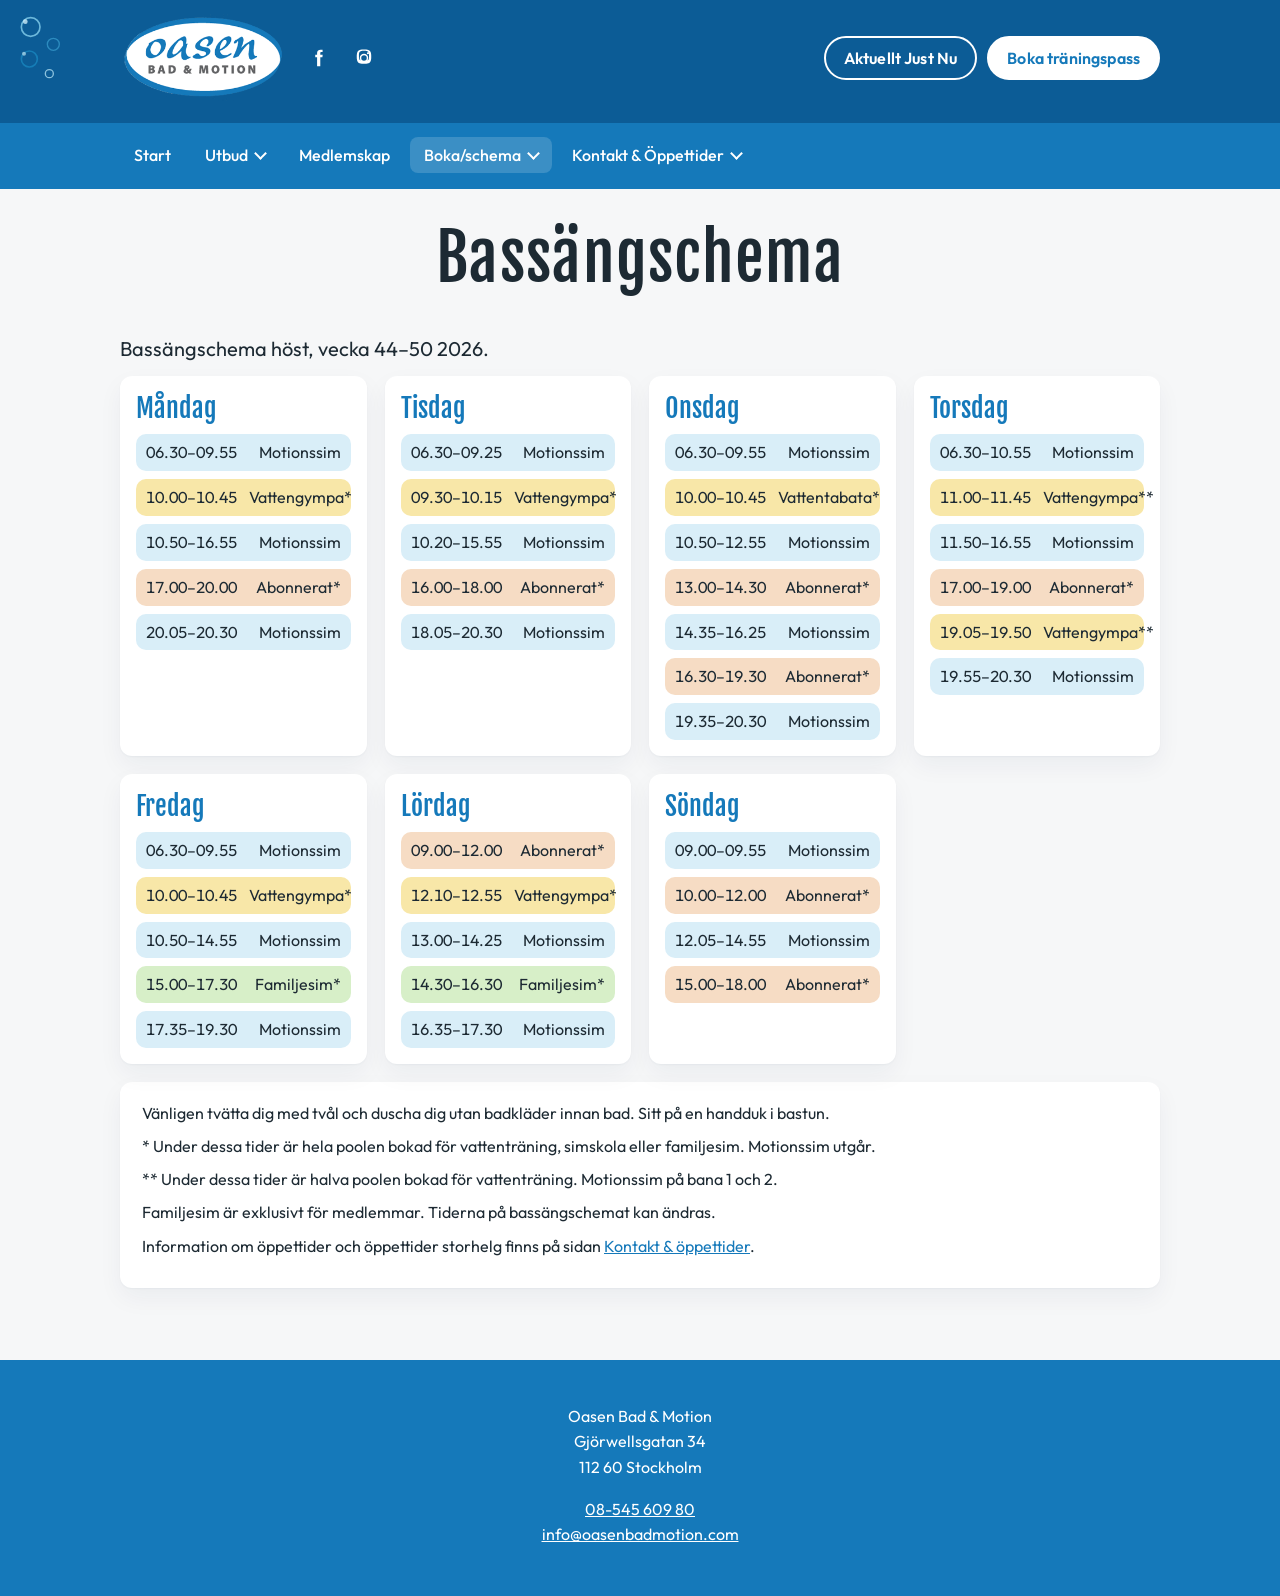
<file: boka/schema/poolschema.htm>
<!doctype html>
<html lang="sv">
<head>
  <meta charset="utf-8">
  <meta name="viewport" content="width=device-width, initial-scale=1">
  <meta name="robots" content="noindex">
  <title>Bassängschema · Oasen Bad &amp; Motion</title>
  <link rel="preconnect" href="https://fonts.googleapis.com">
  <link rel="preconnect" href="https://fonts.gstatic.com" crossorigin>
  <link href="https://fonts.googleapis.com/css2?family=Fjalla+One&family=Outfit:wght@400;500;600&display=swap" rel="stylesheet">
  <link rel="stylesheet" href="../../css/styles.css">
</head>
<body class="page">
  <header class="site-header">
    <div class="top">
      <ul class="social">
        <li>
          <a href="https://www.facebook.com/Oasen-Bad-och-Motion-108928344077167/" aria-label="Facebook">
            <svg viewBox="0 0 24 24" aria-hidden="true"><path d="M14.5 8.5V6.8c0-.8.2-1.3 1.4-1.3H17V3h-2.1C12.2 3 11 4.4 11 6.6v1.9H9v2.6h2V21h3.5v-9.9h2.3l.3-2.6h-2.6z"/></svg>
          </a>
        </li>
        <li>
          <a href="https://www.instagram.com/oasenbadmotion/" aria-label="Instagram">
            <svg viewBox="0 0 24 24" aria-hidden="true"><path d="M12 7.4A4.6 4.6 0 1 0 12 16.6 4.6 4.6 0 0 0 12 7.4zm0 7.6a3 3 0 1 1 0-6 3 3 0 0 1 0 6zM17.4 6.8a1.1 1.1 0 1 1-2.2 0 1.1 1.1 0 0 1 2.2 0zM12 4.2c1.5 0 1.7 0 2.3.1.6 0 1 .1 1.3.3.4.1.6.3.9.6.3.3.5.5.6.9.2.3.3.7.3 1.3.1.6.1.8.1 2.3s0 1.7-.1 2.3c0 .6-.1 1-.3 1.3-.1.4-.3.6-.6.9-.3.3-.5.5-.9.6-.3.2-.7.3-1.3.3-.6.1-.8.1-2.3.1s-1.7 0-2.3-.1c-.6 0-1-.1-1.3-.3a2.4 2.4 0 0 1-.9-.6 2.4 2.4 0 0 1-.6-.9c-.2-.3-.3-.7-.3-1.3-.1-.6-.1-.8-.1-2.3s0-1.7.1-2.3c0-.6.1-1 .3-1.3.1-.4.3-.6.6-.9.3-.3.5-.5.9-.6.3-.2.7-.3 1.3-.3.6-.1.8-.1 2.3-.1zm0-1.6c-1.5 0-1.7 0-2.4.1-1.1.1-1.8.2-2.4.5a4 4 0 0 0-1.5 1 4 4 0 0 0-1 1.5c-.3.6-.4 1.3-.5 2.4-.1.7-.1.9-.1 2.4s0 1.7.1 2.4c.1 1.1.2 1.8.5 2.4a4 4 0 0 0 1 1.5 4 4 0 0 0 1.5 1c.6.3 1.3.4 2.4.5.7.1.9.1 2.4.1s1.7 0 2.4-.1c1.1-.1 1.8-.2 2.4-.5a4 4 0 0 0 1.5-1 4 4 0 0 0 1-1.5c.3-.6.4-1.3.5-2.4.1-.7.1-.9.1-2.4s0-1.7-.1-2.4c-.1-1.1-.2-1.8-.5-2.4a4 4 0 0 0-1-1.5 4 4 0 0 0-1.5-1c-.6-.3-1.3-.4-2.4-.5-.7-.1-.9-.1-2.4-.1z"/></svg>
          </a>
        </li>
      </ul>

      <a class="logo" href="../../index.html">
        <img src="../../images/logo.png" alt="Oasen Bad &amp; Motion" width="300" height="156">
      </a>

      <div class="actions">
        <a class="pill" href="https://u1163113.trgt.se/#aktuellt">Aktuellt Just Nu</a>
        <a class="pill" href="https://oasenbadmotion.goactivebooking.com/class-web-categories/1/classes?facility=1">Boka träningspass</a>
      </div>
    </div>

    <div class="nav-bar">
      <button class="nav-toggle" type="button" aria-expanded="false" aria-controls="menu">Meny</button>
      <nav id="menu" aria-label="Huvudmeny">
        <ul class="menu">
          <li><a href="../../index.html">Start</a></li>
          <li class="has-sub">
            <a href="../../utbud/index.html" aria-expanded="false" aria-haspopup="true">Utbud</a>
            <ul class="sub">
              <li><a href="../../utbud/index.html">Utbud</a></li>
              <li><a href="../../utbud/pool.html">Pool</a></li>
              <li><a href="../../utbud/gym.html">Gym</a></li>
              <li><a href="../../utbud/grupptraening.html">Gruppträning</a></li>
              <li><a href="../../utbud/x-fit.html">X-fit</a></li>
              <li><a href="../../utbud/pt.html">PT - Personlig Tränare</a></li>
              <li><a href="http://www.trampoolin.com/anlaggningar/kungsholmen-oasen/">Trampoolin simskola</a></li>
              <li><a href="../../utbud/halsoresor.html">Hälsoresor</a></li>
            </ul>
          </li>
          <li><a href="../../medlemskap.html">Medlemskap</a></li>
          <li class="has-sub">
            <a class="is-current" href="index.html" aria-expanded="false" aria-haspopup="true">Boka/schema</a>
            <ul class="sub">
              <li><a href="index.html">Schema</a></li>
              <li><a class="is-current" href="poolschema.htm" aria-current="page">Poolschema</a></li>
            </ul>
          </li>
          <li class="has-sub">
            <a href="../../kontakt/index.html" aria-expanded="false" aria-haspopup="true">Kontakt &amp; Öppettider</a>
            <ul class="sub">
              <li><a href="../../kontakt/index.html">Kontakt &amp; Öppettider</a></li>
              <li><a href="../../kontakt/integritetspolicy.html">Integritetspolicy</a></li>
              <li><a href="../../kontakt/about.html">About Oasen Bad &amp; Motion</a></li>
            </ul>
          </li>
        </ul>
      </nav>
    </div>
    <h1>Bassängschema</h1>
  </header>

  <main class="wrap">
    <div class="intro">
      <p>Bassängschema höst, vecka 44–50 2026.</p>
    </div>

    <div class="days">
      <article>
        <h2>Måndag</h2>
        <ul class="slots">
          <li class="slot-sim"><time>06.30–09.55</time> Motionssim</li>
          <li class="slot-vatten"><time>10.00–10.45</time> Vattengympa*</li>
          <li class="slot-sim"><time>10.50–16.55</time> Motionssim</li>
          <li class="slot-abonn"><time>17.00–20.00</time> Abonnerat*</li>
          <li class="slot-sim"><time>20.05–20.30</time> Motionssim</li>
        </ul>
      </article>
      <article>
        <h2>Tisdag</h2>
        <ul class="slots">
          <li class="slot-sim"><time>06.30–09.25</time> Motionssim</li>
          <li class="slot-vatten"><time>09.30–10.15</time> Vattengympa*</li>
          <li class="slot-sim"><time>10.20–15.55</time> Motionssim</li>
          <li class="slot-abonn"><time>16.00–18.00</time> Abonnerat*</li>
          <li class="slot-sim"><time>18.05–20.30</time> Motionssim</li>
        </ul>
      </article>
      <article>
        <h2>Onsdag</h2>
        <ul class="slots">
          <li class="slot-sim"><time>06.30–09.55</time> Motionssim</li>
          <li class="slot-vatten"><time>10.00–10.45</time> Vattentabata*</li>
          <li class="slot-sim"><time>10.50–12.55</time> Motionssim</li>
          <li class="slot-abonn"><time>13.00–14.30</time> Abonnerat*</li>
          <li class="slot-sim"><time>14.35–16.25</time> Motionssim</li>
          <li class="slot-abonn"><time>16.30–19.30</time> Abonnerat*</li>
          <li class="slot-sim"><time>19.35–20.30</time> Motionssim</li>
        </ul>
      </article>
      <article>
        <h2>Torsdag</h2>
        <ul class="slots">
          <li class="slot-sim"><time>06.30–10.55</time> Motionssim</li>
          <li class="slot-vatten"><time>11.00–11.45</time> Vattengympa**</li>
          <li class="slot-sim"><time>11.50–16.55</time> Motionssim</li>
          <li class="slot-abonn"><time>17.00–19.00</time> Abonnerat*</li>
          <li class="slot-vatten"><time>19.05–19.50</time> Vattengympa**</li>
          <li class="slot-sim"><time>19.55–20.30</time> Motionssim</li>
        </ul>
      </article>
      <article>
        <h2>Fredag</h2>
        <ul class="slots">
          <li class="slot-sim"><time>06.30–09.55</time> Motionssim</li>
          <li class="slot-vatten"><time>10.00–10.45</time> Vattengympa*</li>
          <li class="slot-sim"><time>10.50–14.55</time> Motionssim</li>
          <li class="slot-familj"><time>15.00–17.30</time> Familjesim*</li>
          <li class="slot-sim"><time>17.35–19.30</time> Motionssim</li>
        </ul>
      </article>
      <article>
        <h2>Lördag</h2>
        <ul class="slots">
          <li class="slot-abonn"><time>09.00–12.00</time> Abonnerat*</li>
          <li class="slot-vatten"><time>12.10–12.55</time> Vattengympa*</li>
          <li class="slot-sim"><time>13.00–14.25</time> Motionssim</li>
          <li class="slot-familj"><time>14.30–16.30</time> Familjesim*</li>
          <li class="slot-sim"><time>16.35–17.30</time> Motionssim</li>
        </ul>
      </article>
      <article>
        <h2>Söndag</h2>
        <ul class="slots">
          <li class="slot-sim"><time>09.00–09.55</time> Motionssim</li>
          <li class="slot-abonn"><time>10.00–12.00</time> Abonnerat*</li>
          <li class="slot-sim"><time>12.05–14.55</time> Motionssim</li>
          <li class="slot-abonn"><time>15.00–18.00</time> Abonnerat*</li>
        </ul>
      </article>
    </div>

    <section class="callout">
      <p>Vänligen tvätta dig med tvål och duscha dig utan badkläder innan bad. Sitt på en handduk i bastun.</p>
      <p>* Under dessa tider är hela poolen bokad för vattenträning, simskola eller familjesim. Motionssim utgår.</p>
      <p>** Under dessa tider är halva poolen bokad för vattenträning. Motionssim på bana 1 och 2.</p>
      <p>Familjesim är exklusivt för medlemmar. Tiderna på bassängschemat kan ändras.</p>
      <p>Information om öppettider och öppettider storhelg finns på sidan <a href="../../kontakt/index.html">Kontakt &amp; öppettider</a>.</p>
    </section>
  </main>

  <footer class="site-footer">
    <p>
      Oasen Bad &amp; Motion<br>
      Gjörwellsgatan 34<br>
      112 60 Stockholm
    </p>
    <p>
      <a href="tel:+46854560980">08-545 609 80</a><br>
      <a href="mailto:info@oasenbadmotion.com">info@oasenbadmotion.com</a>
    </p>
  </footer>
  <script src="../../js/nav.js"></script>
</body>
</html>
</file>
<file: css/styles.css>
:root {
  --blue: #1579ba;
  --blue-deep: #0c5c96;
  --water: #3cb6dc;
}

* { box-sizing: border-box; }

html, body {
  margin: 0;
  min-height: 100%;
}

body {
  font-family: Outfit, "Segoe UI", sans-serif;
  color: #fff;
  background: var(--blue-deep);
}

a { color: inherit; }

.hero {
  min-height: 100vh;
  min-height: 100dvh;
  display: flex;
  flex-direction: column;
  position: relative;
  overflow: visible;
  background: linear-gradient(180deg, #1579ba 0%, #1c8fc8 100%);
}

.pool {
  position: absolute;
  inset: 0;
  z-index: 0;
  pointer-events: none;
}

.lanes {
  display: block;
  width: 100%;
  height: 100%;
}

.top,
.nav-bar,
.stage {
  position: relative;
  z-index: 1;
}

.stage {
  flex: 1;
  display: flex;
  align-items: flex-end;
  justify-content: center;
  min-height: 240px;
}

.top {
  width: 100%;
  margin: 0;
  padding: 14px max(16px, calc((100% - 1040px) / 2)) 22px;
  display: flex;
  align-items: center;
  gap: 8px;
  position: relative;
  overflow: hidden;
  background: #0c5c96;
}

.top::before {
  content: "";
  position: absolute;
  z-index: 0;
  top: 10px;
  left: 12px;
  width: 96px;
  height: 112px;
  background: url("../images/bubblor.svg?v=3") center / 96px 112px no-repeat;
  pointer-events: none;
}

@media (min-width: 901px) and (max-width: 1239px) {
  .top::before { content: none; }
}

@media (min-width: 1240px) {
  .top::before {
    top: 8px;
    left: 8px;
    width: 64px;
    height: 78px;
    background-size: 64px 78px;
  }
}

@media (min-width: 1500px) {
  .top::before {
    width: 96px;
    height: 112px;
    background-size: 96px 112px;
  }
}

.top > * { position: relative; z-index: 1; }

.logo { order: -1; }

.social {
  display: flex;
  justify-content: flex-start;
  align-items: center;
  gap: 2px;
  width: auto;
  margin: 0;
  padding: 0;
  list-style: none;
}

.social a {
  display: grid;
  place-items: center;
  width: 44px;
  height: 44px;
  border-radius: 999px;
  color: #fff;
}

.social a:hover,
.social a:focus-visible { background: rgba(255, 255, 255, 0.16); }

.social svg {
  width: 22px;
  height: 22px;
  fill: currentColor;
}

.logo {
  display: block;
  line-height: 0;
}

.logo img {
  display: block;
  width: 168px;
  height: auto;
}

.actions {
  display: flex;
  flex-direction: row;
  flex-wrap: wrap;
  align-items: center;
  justify-content: flex-end;
  gap: 10px;
  width: auto;
  margin-left: auto;
}

.pill {
  display: flex;
  align-items: center;
  justify-content: center;
  gap: 8px;
  height: 44px;
  padding: 0 18px;
  border: 2px solid #fff;
  border-radius: 999px;
  background: transparent;
  color: #fff;
  text-decoration: none;
  font-size: 16px;
  font-weight: 600;
  letter-spacing: 0.01em;
}

.actions .pill:last-child {
  background: #fff;
  border-color: #fff;
  color: var(--blue);
}

.pill:hover,
.pill:focus-visible { background: rgba(255, 255, 255, 0.16); }

.actions .pill:last-child:hover,
.actions .pill:last-child:focus-visible { background: #e7f4fb; }

.nav-bar {
  width: 100%;
  margin: 0;
  padding: 6px max(16px, calc((100% - 1040px) / 2)) 8px;
  background: var(--blue);
  z-index: 20;
}

.nav-toggle {
  display: none;
  margin: 8px auto;
  padding: 8px 22px;
  border: 2px solid #fff;
  border-radius: 999px;
  background: transparent;
  color: #fff;
  font: inherit;
  font-size: 18px;
  cursor: pointer;
}

.menu {
  display: flex;
  justify-content: flex-start;
  align-items: center;
  gap: 6px;
  width: 100%;
  margin: 0;
  padding: 8px 0;
  list-style: none;
}

.menu > li { position: relative; }

.menu > li > a {
  display: inline-flex;
  align-items: center;
  gap: 8px;
  padding: 8px 14px;
  border-radius: 8px;
  color: #fff;
  text-decoration: none;
  font-size: 16px;
  font-weight: 500;
}

.menu > li > a:hover,
.menu > li > a:focus-visible,
.menu > li > a.is-current { background: rgba(255, 255, 255, 0.16); }

.has-sub > a::after {
  content: "";
  width: 7px;
  height: 7px;
  border-right: 2px solid currentColor;
  border-bottom: 2px solid currentColor;
  transform: translateY(-2px) rotate(45deg);
}

.sub {
  display: none;
  position: absolute;
  top: 100%;
  left: 0;
  min-width: 270px;
  margin: 0;
  padding: 8px 0;
  list-style: none;
  background: #fff;
  border-radius: 12px;
  box-shadow: 0 12px 28px rgba(6, 40, 70, 0.18);
  z-index: 30;
}

.sub a {
  display: block;
  padding: 12px 18px;
  white-space: nowrap;
  color: var(--blue);
  text-decoration: none;
  font-size: 16px;
}

.sub a:hover,
.sub a:focus-visible,
.sub a.is-current { background: #e7f4fb; }

.hero h1 {
  position: relative;
  z-index: 1;
  margin: 0 0 12%;
  padding: 0 20px;
  text-align: center;
  font-family: "Fjalla One", Impact, sans-serif;
  font-size: clamp(40px, 6.6vw, 92px);
  font-weight: 400;
  line-height: 1.05;
  letter-spacing: 0.01em;
  text-shadow: none;
}

.menu a:focus-visible,
.pill:focus-visible,
.social a:focus-visible,
.nav-toggle:focus-visible {
  outline: 3px solid #fff;
  outline-offset: 3px;
}

@media (min-width: 901px) {
  .has-sub::after {
    content: "";
    position: absolute;
    left: 0;
    right: 0;
    top: 100%;
    height: 14px;
  }

  .has-sub:hover > .sub,
  .has-sub:focus-within > .sub,
  .has-sub.is-open > .sub { display: block; }
}

@media (max-width: 900px) {
  .top {
    display: grid;
    grid-template-columns: 1fr;
    justify-items: center;
    gap: 14px;
    padding: 16px 16px 20px;
  }

  .top::before {
    top: 14px;
    left: 10px;
  }

  .logo { order: 0; }

  .social { justify-content: center; }

  .actions {
    flex-direction: column;
    align-items: stretch;
    justify-self: center;
    margin-left: 0;
    width: min(420px, 100%);
  }

  .logo img { width: min(168px, 48vw); }

  .nav-bar { padding-right: 0; padding-left: 0; }

  .nav-toggle { display: block; }

  #menu { display: none; }

  #menu.is-open { display: block; }

  .menu {
    flex-direction: column;
    align-items: stretch;
    padding: 4px 16px 16px;
  }

  .menu > li > a {
    justify-content: flex-start;
    width: 100%;
    margin-inline: 0;
    padding: 12px 16px;
  }

  .sub {
    position: static;
    min-width: 0;
    margin: 0 0 8px;
    box-shadow: none;
    background: rgba(255, 255, 255, 0.96);
  }

  .has-sub.is-open > .sub { display: block; }

  .hero h1 { margin-bottom: 10%; }
}

.page {
  background: #f6f7f8;
  color: #1d2a33;
}

.site-header {
  background: transparent;
  color: #fff;
}

.site-header h1 {
  margin: 28px 0 8px;
  color: #1d2a33;
  text-align: center;
  font-family: "Fjalla One", Impact, sans-serif;
  font-size: clamp(36px, 5vw, 64px);
  font-weight: 400;
  letter-spacing: 0.02em;
  text-shadow: none;
}

.wrap {
  width: min(1040px, calc(100% - 32px));
  margin: 36px auto 72px;
}

.intro {
  font-size: 20px;
  line-height: 1.5;
  max-width: 68ch;
}

.intro p { margin: 0 0 12px; }

.jumps {
  display: flex;
  flex-wrap: wrap;
  gap: 10px;
  margin: 22px 0 8px;
  padding: 0;
  list-style: none;
}

.jumps a {
  display: inline-block;
  padding: 10px 16px;
  border: 2px solid #d3e7f4;
  border-radius: 999px;
  background: #fff;
  color: var(--blue);
  text-decoration: none;
  font-size: 17px;
}

.jumps a:hover,
.jumps a:focus-visible { border-color: var(--blue); }

.plans {
  display: grid;
  grid-template-columns: 1fr 1fr;
  gap: 18px;
  margin-top: 28px;
}

.card {
  background: #fff;
  border-radius: 12px;
  padding: 22px 22px 8px;
  box-shadow: 0 1px 2px rgba(12, 40, 70, 0.04), 0 10px 24px rgba(12, 40, 70, 0.05);
}

.card.wide { grid-column: 1 / -1; }

.card h2 {
  margin: 0 0 6px;
  color: var(--blue);
  font-family: "Fjalla One", Impact, sans-serif;
  font-size: 30px;
  font-weight: 400;
}

.card .note {
  margin: 0 0 14px;
  line-height: 1.4;
}

.tier {
  margin: 0 0 14px;
  padding: 14px 16px;
  border-radius: 14px;
  background: #f4f9fc;
}

.tier h3 {
  margin: 0;
  color: var(--blue-deep);
  font-size: 15px;
  font-weight: 400;
  letter-spacing: 0.06em;
  text-transform: uppercase;
}

.amount {
  margin: 4px 0 0;
  font-family: "Fjalla One", Impact, sans-serif;
  font-size: 34px;
  font-weight: 400;
  line-height: 1.1;
  color: #16324a;
}

.amount span,
.giro {
  font-family: Outfit, "Segoe UI", sans-serif;
  font-size: 17px;
  color: #3d5362;
}

.giro { margin: 2px 0 0; }

.tier ul,
.rules ul {
  margin: 10px 0 0;
  padding-left: 18px;
}

.tier li,
.rules li { margin: 4px 0; }

.rules { margin-top: 42px; }

.rules h2 {
  margin: 0 0 16px;
  color: var(--blue);
  font-family: "Fjalla One", Impact, sans-serif;
  font-size: 34px;
  font-weight: 400;
}

.rules article {
  margin-bottom: 16px;
  padding: 20px 22px;
  background: #fff;
  border-radius: 12px;
  box-shadow: 0 1px 2px rgba(12, 40, 70, 0.04), 0 10px 24px rgba(12, 40, 70, 0.05);
}

.rules h3 {
  margin: 0 0 8px;
  color: var(--blue-deep);
  font-size: 20px;
  font-weight: 400;
}

.rules p { margin: 0 0 10px; line-height: 1.45; }

.page main a { color: var(--blue); }

.facts {
  display: grid;
  grid-template-columns: 1fr 1fr;
  gap: 18px;
  margin: 28px 0;
}

.facts .amount { margin: 8px 0 16px; }

.callout {
  margin: 0 0 18px;
  padding: 20px 22px;
  background: #fff;
  border-radius: 12px;
  box-shadow: 0 1px 2px rgba(12, 40, 70, 0.04), 0 10px 24px rgba(12, 40, 70, 0.05);
}

.callout h2 {
  margin: 0 0 8px;
  color: var(--blue);
  font-family: "Fjalla One", Impact, sans-serif;
  font-size: 28px;
  font-weight: 400;
}

.callout p { margin: 0 0 10px; line-height: 1.45; }

.callout ul {
  margin: 8px 0 0;
  padding-left: 18px;
}

.callout .routes {
  display: grid;
  gap: 10px;
  margin: 0;
  padding: 0;
  list-style: none;
}

.callout .routes a {
  display: flex;
  align-items: center;
  min-height: 48px;
  padding: 12px 16px;
  border: 2px solid #d3e7f4;
  border-radius: 12px;
  background: #f4f9fc;
  color: var(--blue-deep);
  text-decoration: none;
  font-size: 17px;
  font-weight: 600;
}

.callout .routes a:hover,
.callout .routes a:focus-visible {
  border-color: var(--blue);
  background: #e7f4fb;
}

.callout li { margin: 4px 0; }

.page main a.cta {
  display: inline-flex;
  align-items: center;
  margin-top: 8px;
  padding: 12px 20px;
  border-radius: 999px;
  background: var(--blue);
  color: #fff;
  text-decoration: none;
}

.page main a.cta:hover,
.page main a.cta:focus-visible { background: var(--blue-deep); }

.week {
  display: block;
  width: min(1200px, calc(100% - 32px));
  height: 1280px;
  margin: 72px auto 80px;
  border: 0;
  border-radius: 12px;
  background: #fff;
  box-shadow: 0 1px 2px rgba(12, 40, 70, 0.04), 0 10px 24px rgba(12, 40, 70, 0.05);
}

.days {
  display: grid;
  grid-template-columns: repeat(auto-fill, minmax(240px, 1fr));
  gap: 18px;
  margin: 8px 0 18px;
}

.days article {
  margin: 0;
  padding: 16px 16px 8px;
  background: #fff;
  border-radius: 12px;
  box-shadow: 0 1px 2px rgba(12, 40, 70, 0.04), 0 10px 24px rgba(12, 40, 70, 0.05);
}

.days h2 {
  margin: 0 0 10px;
  color: var(--blue);
  font-family: "Fjalla One", Impact, sans-serif;
  font-size: 26px;
  font-weight: 400;
}

.slots {
  list-style: none;
  margin: 0;
  padding: 0;
}

.slots li {
  display: flex;
  justify-content: space-between;
  gap: 12px;
  margin: 0 0 8px;
  padding: 8px 10px;
  border-radius: 10px;
  line-height: 1.3;
}

.slots time { font-variant-numeric: tabular-nums; white-space: nowrap; }

.slot-sim { background: #d9eef8; }
.slot-vatten { background: #f8e7a8; }
.slot-abonn { background: #f6dcc4; }
.slot-familj { background: #d7efc8; }

.gear {
  display: grid;
  grid-template-columns: 1fr 1fr;
  gap: 8px 28px;
  margin: 8px 0 4px;
  padding-left: 18px;
  line-height: 1.4;
}

.tag {
  display: inline-block;
  margin-left: 8px;
  padding: 2px 9px;
  border-radius: 999px;
  background: var(--blue);
  color: #fff;
  font-family: Outfit, "Segoe UI", sans-serif;
  font-size: 13px;
  letter-spacing: 0.04em;
  vertical-align: 4px;
}

.card p { margin: 0 0 16px; line-height: 1.45; }

.site-footer {
  padding: 28px 16px 32px;
  background: var(--blue);
  color: #fff;
  text-align: center;
  line-height: 1.6;
}

.site-footer a { color: #fff; }

@media (max-width: 800px) {
  .plans,
  .facts,
  .gear { grid-template-columns: 1fr; }
  .card.wide { grid-column: auto; }
}
</file>
